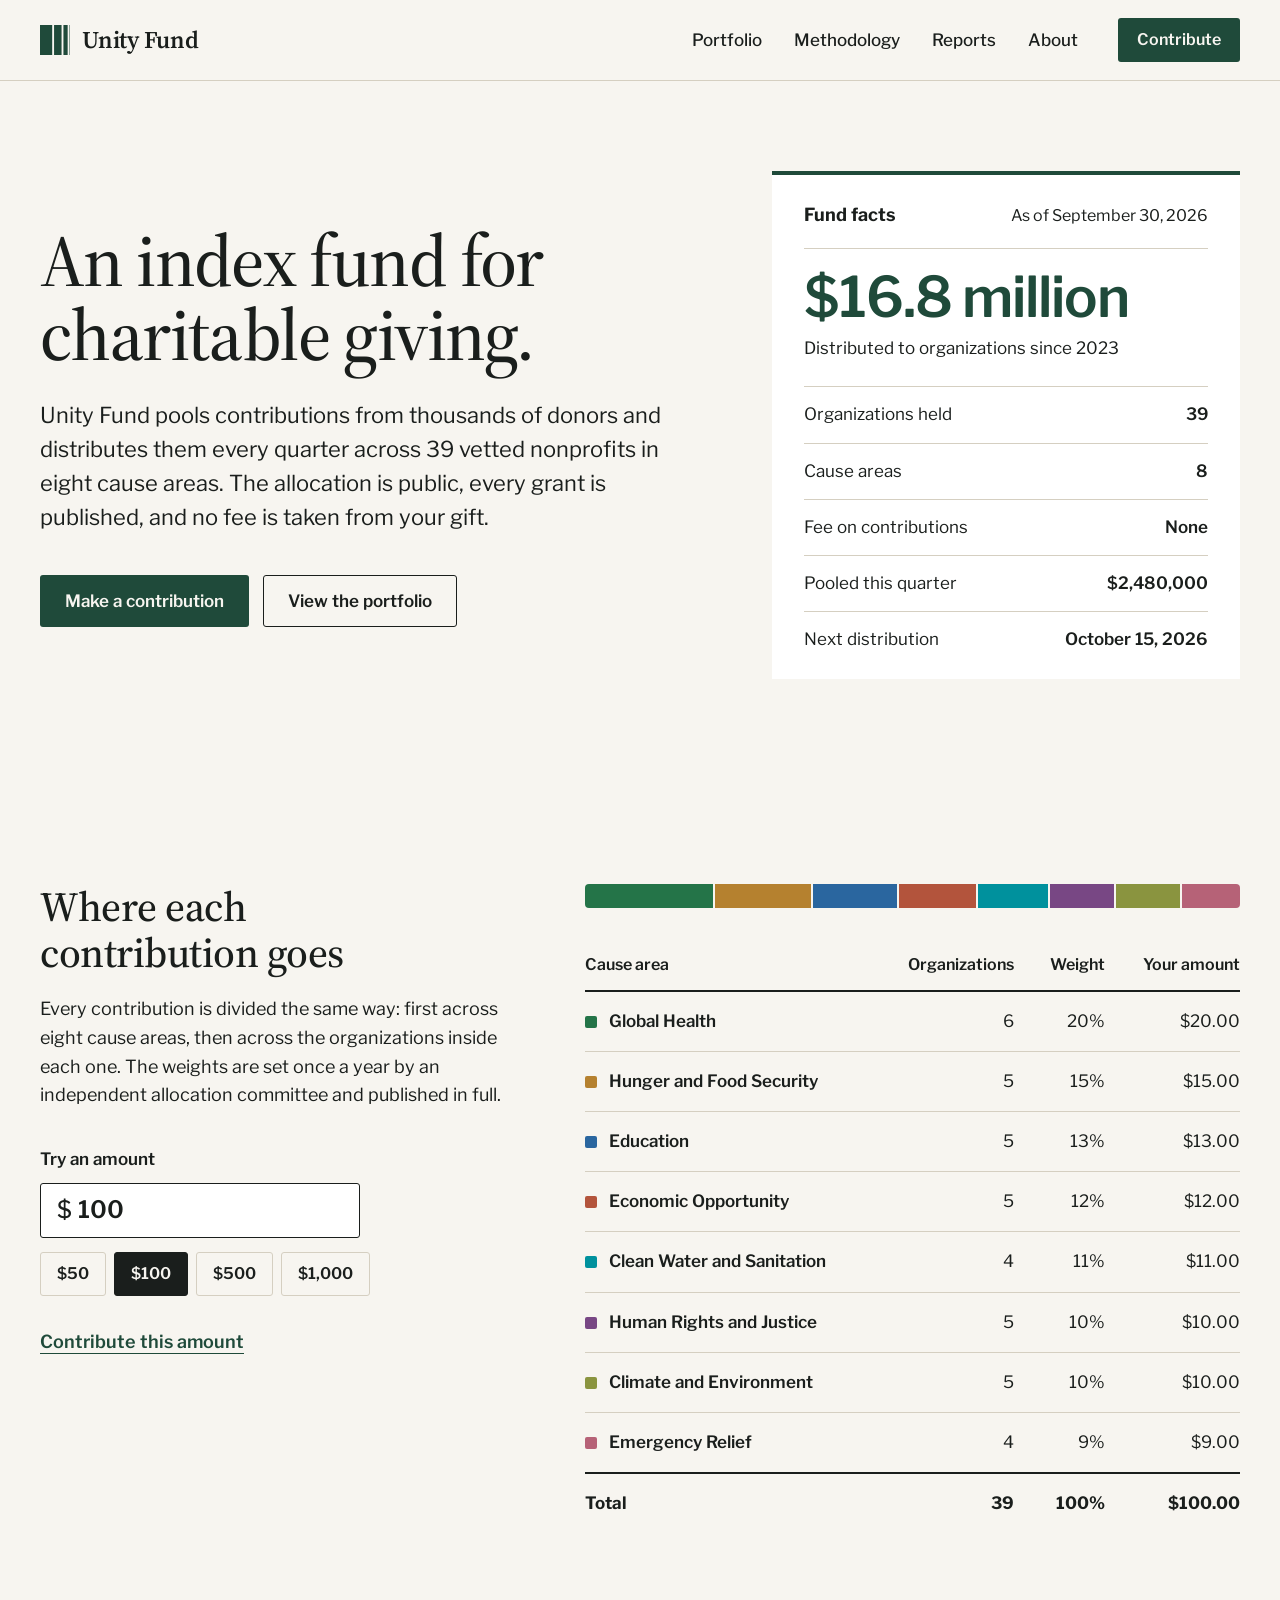
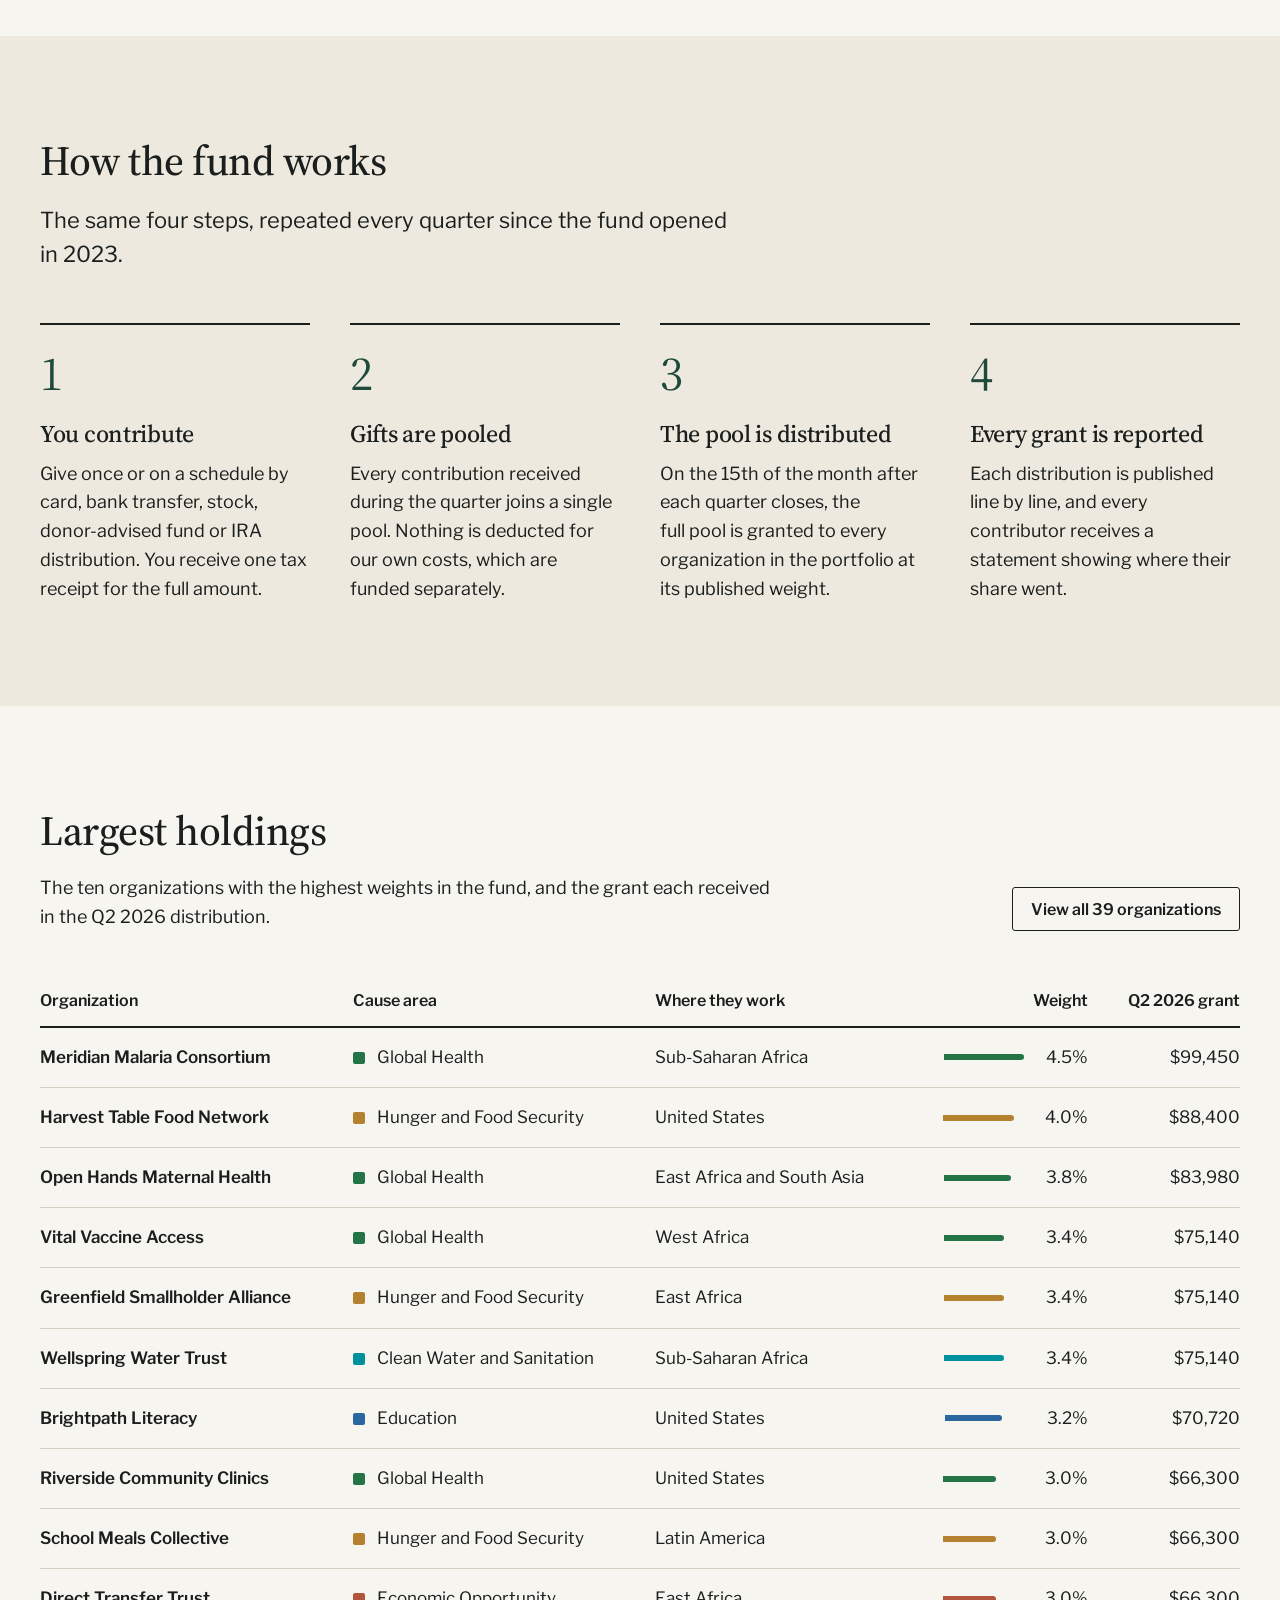
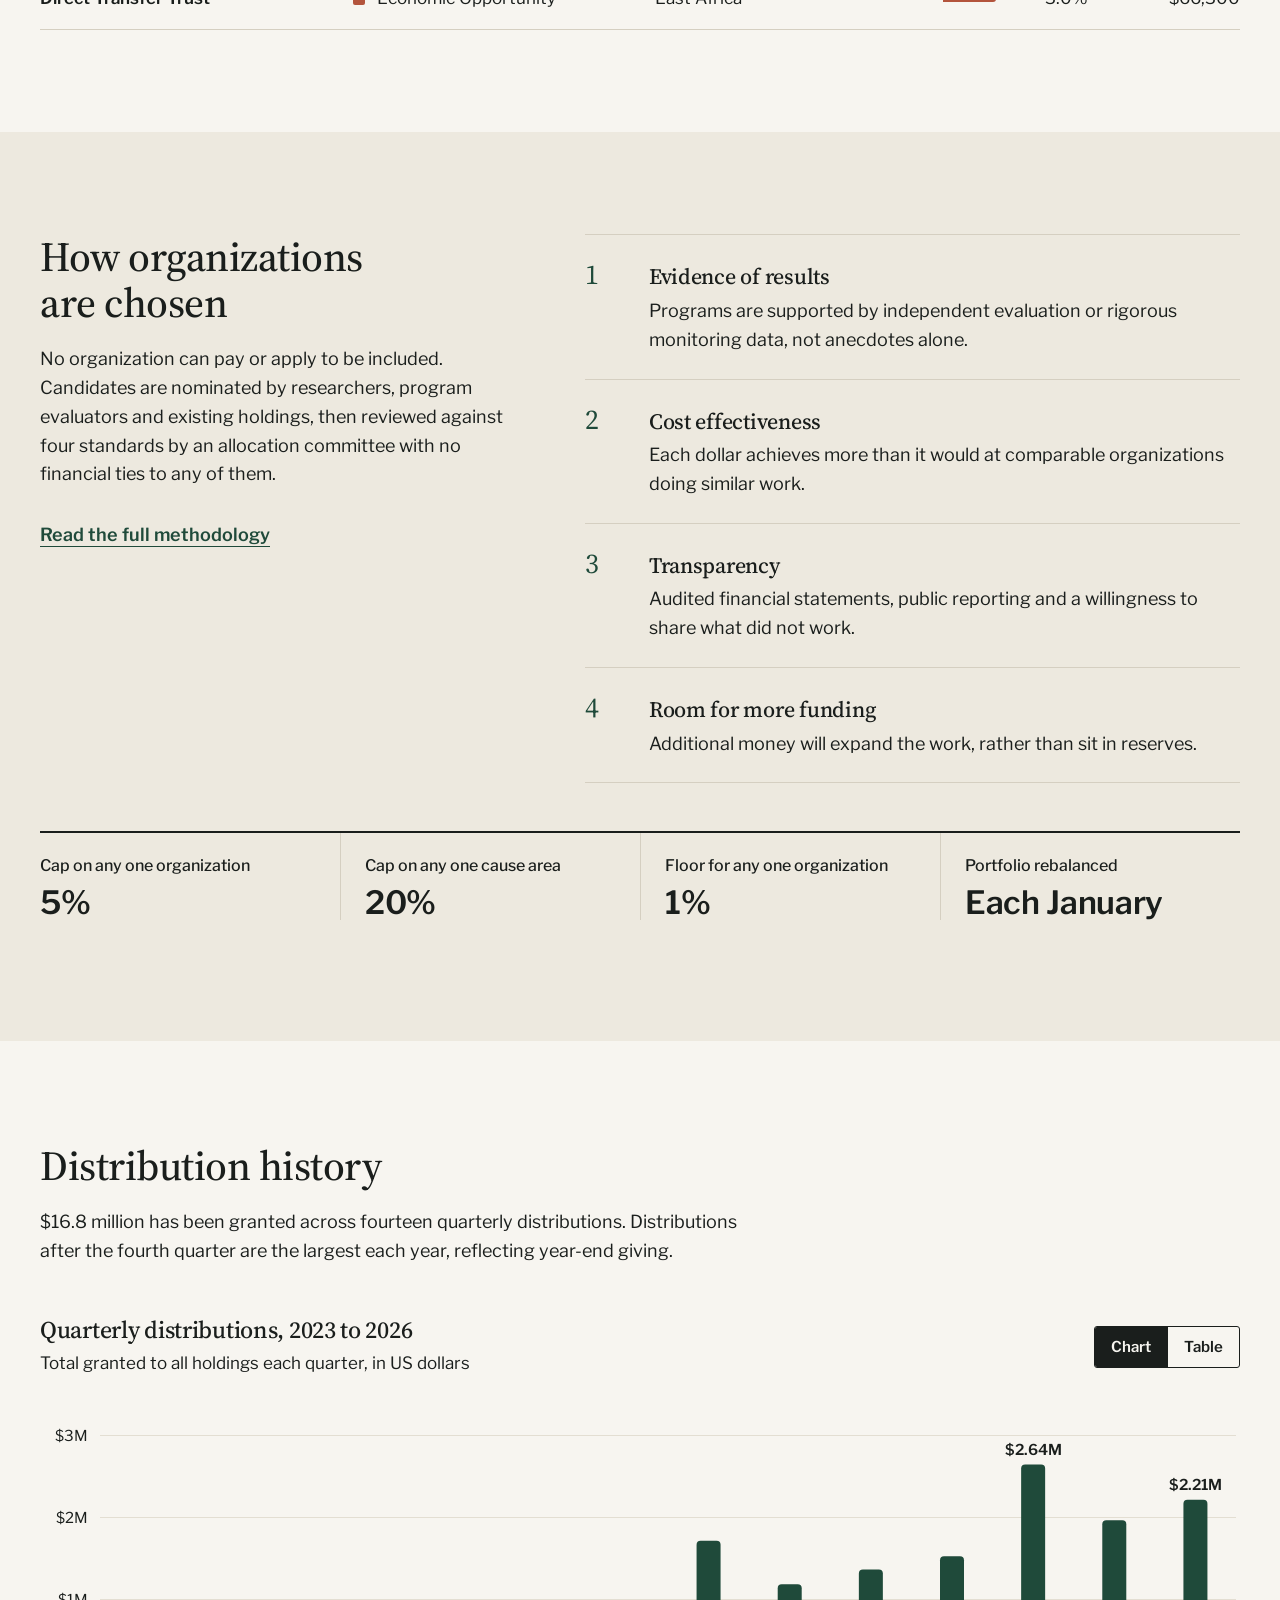
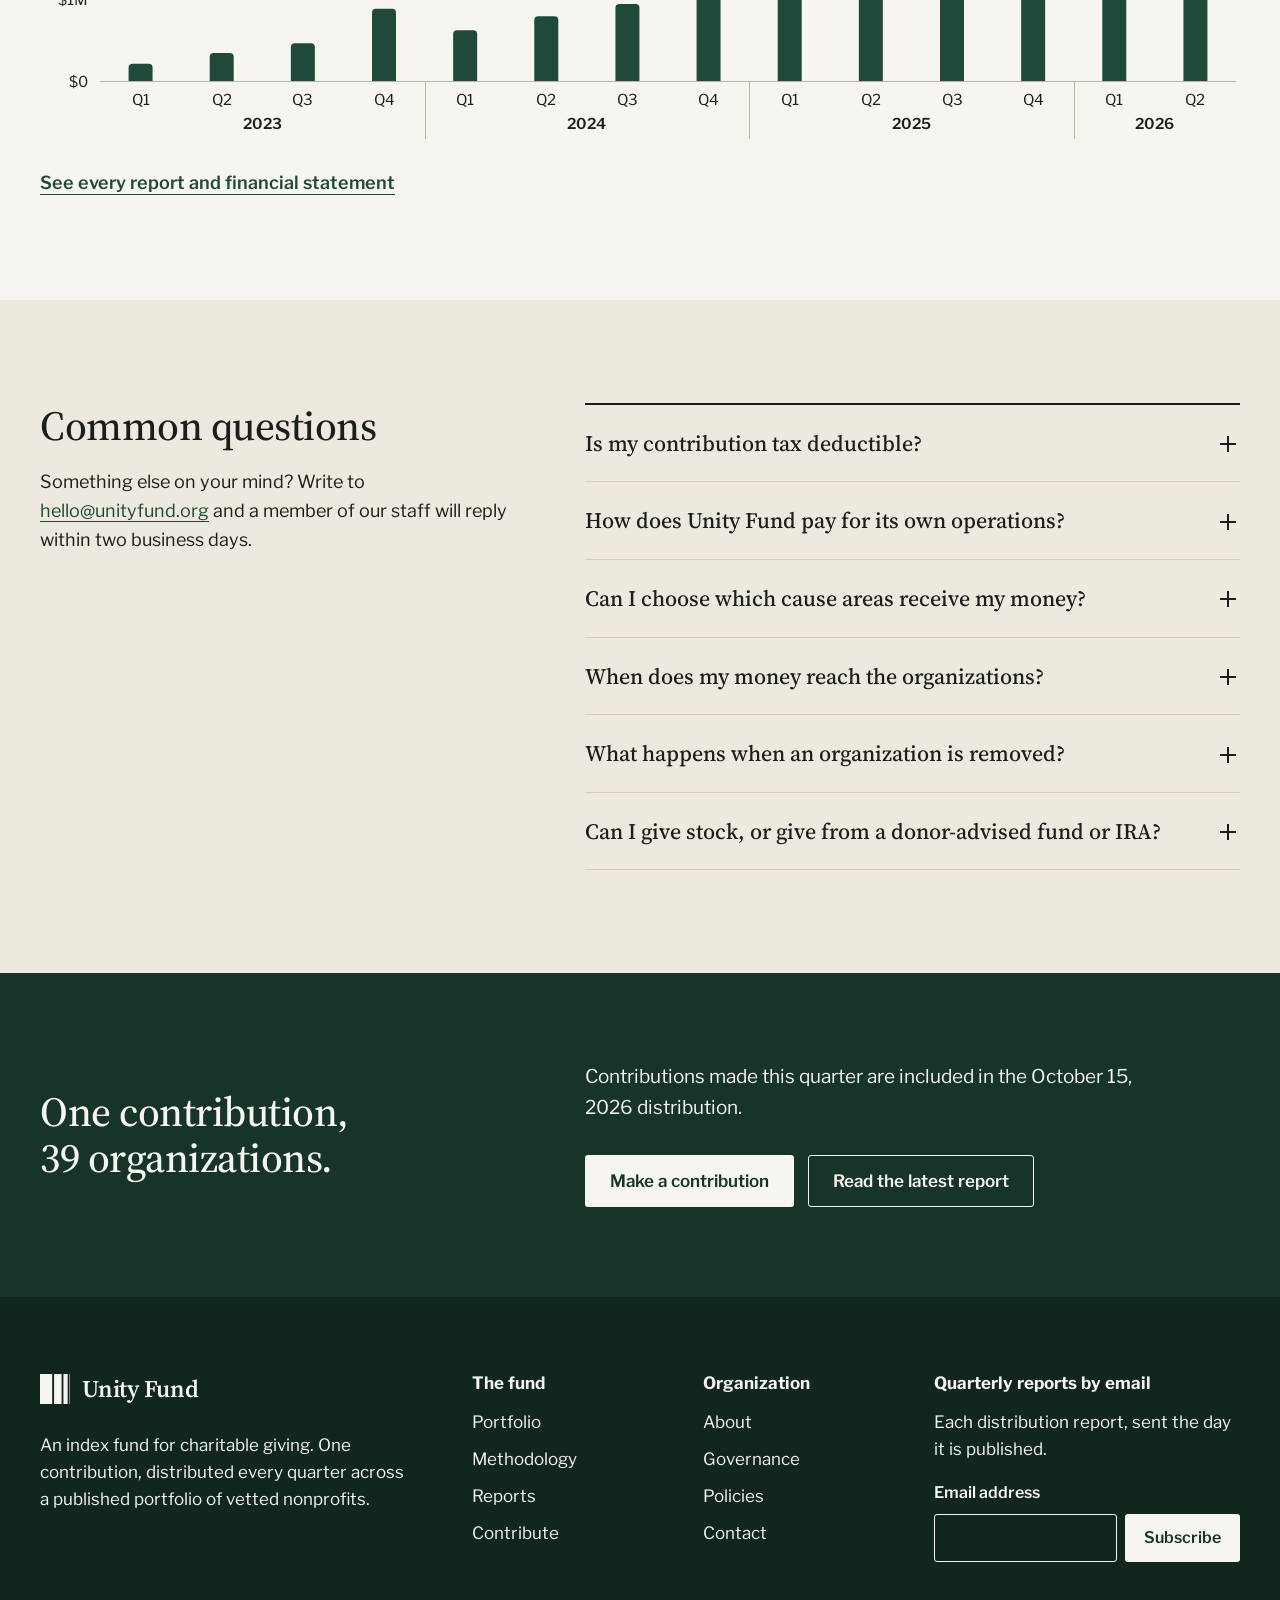
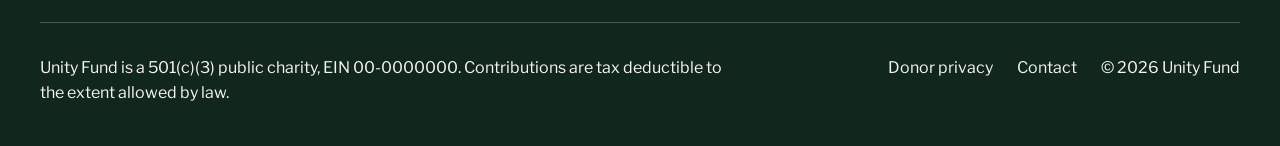
<file: index.html>
<!doctype html>
<html lang="en">
<head>
  <meta charset="utf-8">
  <meta name="viewport" content="width=device-width, initial-scale=1">
  <title>Unity Fund | An index fund for charitable giving</title>
  <meta name="description" content="Unity Fund pools contributions and distributes them every quarter across a published portfolio of vetted nonprofits in eight cause areas. No fee is taken from your gift.">
  <meta name="theme-color" content="#F7F5F0">
  <meta property="og:type" content="website">
  <meta property="og:site_name" content="Unity Fund">
  <meta property="og:title" content="Unity Fund | An index fund for charitable giving">
  <meta property="og:description" content="Unity Fund pools contributions and distributes them every quarter across a published portfolio of vetted nonprofits in eight cause areas. No fee is taken from your gift.">
  <link rel="icon" href="assets/img/favicon.svg" type="image/svg+xml">
  <link rel="preload" href="assets/fonts/libre-franklin-latin.woff2" as="font" type="font/woff2" crossorigin>
  <link rel="preload" href="assets/fonts/source-serif-4-latin.woff2" as="font" type="font/woff2" crossorigin>
  <link rel="stylesheet" href="assets/css/styles.css">
</head>
<body>
  <a class="skip-link" href="#main">Skip to content</a>

  <header class="site-header">
    <div class="container header-inner">
      <a class="brand" href="index.html" aria-current="page">
        <svg class="brand-mark" viewBox="0 0 32 32" aria-hidden="true" focusable="false"><path fill="currentColor" d="M0 0h13v32H0zM15 0h8v32h-8zM25 0h4.5v32H25zM31.5 0H32v32h-.5z"/></svg>
        <span class="brand-name">Unity Fund</span>
      </a>
      <button class="nav-toggle" type="button" aria-expanded="false" aria-controls="site-nav">
        <span class="nav-toggle-bars" aria-hidden="true"></span>
        Menu
      </button>
      <nav id="site-nav" class="site-nav" aria-label="Main">
        <ul>
          <li><a href="portfolio.html">Portfolio</a></li>
          <li><a href="methodology.html">Methodology</a></li>
          <li><a href="reports.html">Reports</a></li>
          <li><a href="about.html">About</a></li>
        </ul>
        <a class="button button-primary button-small" href="contribute.html">Contribute</a>
      </nav>
    </div>
  </header>

  <main id="main">
    <section class="hero">
      <div class="container hero-grid">
        <div>
          <h1 class="display">An index fund for charitable giving.</h1>
          <p class="lead">Unity Fund pools contributions from thousands of donors and distributes them every quarter across <span data-fact="organizations">39</span> vetted nonprofits in eight cause areas. The allocation is public, every grant is published, and no fee is taken from your gift.</p>
          <div class="button-row">
            <a class="button button-primary" href="contribute.html">Make a contribution</a>
            <a class="button button-outline" href="portfolio.html">View the portfolio</a>
          </div>
        </div>

        <aside class="facts" aria-labelledby="facts-title">
          <div class="facts-head">
            <h2 id="facts-title">Fund facts</h2>
            <p>As of <span data-fact="asOf">September 30, 2026</span></p>
          </div>
          <div class="facts-hero">
            <span class="facts-hero-value" data-fact="distributedToDate" data-format="words">$16.8 million</span>
            <span class="facts-hero-label">Distributed to organizations since 2023</span>
          </div>
          <dl>
            <div class="facts-row"><dt>Organizations held</dt><dd data-fact="organizations">39</dd></div>
            <div class="facts-row"><dt>Cause areas</dt><dd data-fact="causeAreas">8</dd></div>
            <div class="facts-row"><dt>Fee on contributions</dt><dd>None</dd></div>
            <div class="facts-row"><dt>Pooled this quarter</dt><dd data-fact="pooledThisQuarter" data-format="usd">$2,480,000</dd></div>
            <div class="facts-row"><dt>Next distribution</dt><dd data-fact="nextDistribution">October 15, 2026</dd></div>
          </dl>
        </aside>
      </div>
    </section>

    <section class="section" id="allocation" aria-labelledby="allocation-title">
      <div class="container split" data-alloc-group>
        <div>
          <h2 class="section-title" id="allocation-title">Where each contribution goes</h2>
          <p>Every contribution is divided the same way: first across eight cause areas, then across the organizations inside each one. The weights are set once a year by an independent allocation committee and published in full.</p>

          <div class="calc" data-calc>
            <label class="calc-label" for="calc-amount">Try an amount</label>
            <div class="money-input">
              <span aria-hidden="true">$</span>
              <input id="calc-amount" type="text" inputmode="decimal" value="100" autocomplete="off">
            </div>
            <div class="presets" role="group" aria-label="Example amounts">
              <button type="button" class="preset" data-value="50" aria-pressed="false">$50</button>
              <button type="button" class="preset" data-value="100" aria-pressed="true">$100</button>
              <button type="button" class="preset" data-value="500" aria-pressed="false">$500</button>
              <button type="button" class="preset" data-value="1000" aria-pressed="false">$1,000</button>
            </div>
          </div>
          <p class="mt-md"><a class="text-link" href="contribute.html?amount=100" data-give-link>Contribute this amount</a></p>
        </div>

        <div>
          <div data-alloc-bar></div>
          <div class="table-wrap mt-md">
            <table class="data-table" data-alloc-table>
              <caption class="visually-hidden">How a contribution is divided by cause area</caption>
              <thead>
                <tr>
                  <th scope="col">Cause area</th>
                  <th scope="col" class="is-num hide-sm">Organizations</th>
                  <th scope="col" class="is-num">Weight</th>
                  <th scope="col" class="is-num">Your amount</th>
                </tr>
              </thead>
              <tbody></tbody>
              <tfoot>
                <tr>
                  <th scope="row">Total</th>
                  <td class="is-num hide-sm" data-fact="organizations">39</td>
                  <td class="is-num">100%</td>
                  <td class="is-num" data-total-amount>$100.00</td>
                </tr>
              </tfoot>
            </table>
          </div>
        </div>
      </div>
    </section>

    <section class="section section-tint" aria-labelledby="how-title">
      <div class="container">
        <div class="section-head">
          <h2 class="section-title" id="how-title">How the fund works</h2>
          <p class="lead">The same four steps, repeated every quarter since the fund opened in 2023.</p>
        </div>
        <ol class="steps">
          <li>
            <h3>You contribute</h3>
            <p>Give once or on a schedule by card, bank transfer, stock, donor-advised fund or IRA distribution. You receive one tax receipt for the full amount.</p>
          </li>
          <li>
            <h3>Gifts are pooled</h3>
            <p>Every contribution received during the quarter joins a single pool. Nothing is deducted for our own costs, which are funded separately.</p>
          </li>
          <li>
            <h3>The pool is distributed</h3>
            <p>On the 15th of the month after each quarter closes, the full pool is granted to every organization in the portfolio at its published weight.</p>
          </li>
          <li>
            <h3>Every grant is reported</h3>
            <p>Each distribution is published line by line, and every contributor receives a statement showing where their share went.</p>
          </li>
        </ol>
      </div>
    </section>

    <section class="section" aria-labelledby="holdings-title">
      <div class="container">
        <div class="section-head-row">
          <div class="section-head">
            <h2 class="section-title" id="holdings-title">Largest holdings</h2>
            <p>The ten organizations with the highest weights in the fund, and the grant each received in the <span data-last-quarter>Q2 2026</span> distribution.</p>
          </div>
          <a class="button button-outline button-small" href="portfolio.html"><span>View all <span data-fact="organizations">39</span> organizations</span></a>
        </div>
        <div class="table-wrap">
          <table class="data-table" data-top-holdings="10">
            <caption class="visually-hidden">Ten largest holdings by weight</caption>
            <thead>
              <tr>
                <th scope="col">Organization</th>
                <th scope="col" class="hide-sm">Cause area</th>
                <th scope="col" class="hide-sm">Where they work</th>
                <th scope="col" class="is-num">Weight</th>
                <th scope="col" class="is-num hide-sm"><span data-last-quarter>Q2 2026</span> grant</th>
              </tr>
            </thead>
            <tbody></tbody>
          </table>
        </div>
      </div>
    </section>

    <section class="section section-tint" aria-labelledby="selection-title">
      <div class="container split">
        <div>
          <h2 class="section-title" id="selection-title">How organizations are chosen</h2>
          <p>No organization can pay or apply to be included. Candidates are nominated by researchers, program evaluators and existing holdings, then reviewed against four standards by an allocation committee with no financial ties to any of them.</p>
          <p class="mt-md"><a class="text-link" href="methodology.html">Read the full methodology</a></p>
        </div>
        <ol class="criteria">
          <li>
            <div>
              <h3>Evidence of results</h3>
              <p>Programs are supported by independent evaluation or rigorous monitoring data, not anecdotes alone.</p>
            </div>
          </li>
          <li>
            <div>
              <h3>Cost effectiveness</h3>
              <p>Each dollar achieves more than it would at comparable organizations doing similar work.</p>
            </div>
          </li>
          <li>
            <div>
              <h3>Transparency</h3>
              <p>Audited financial statements, public reporting and a willingness to share what did not work.</p>
            </div>
          </li>
          <li>
            <div>
              <h3>Room for more funding</h3>
              <p>Additional money will expand the work, rather than sit in reserves.</p>
            </div>
          </li>
        </ol>
      </div>
      <div class="container">
        <dl class="limits">
          <div><dt>Cap on any one organization</dt><dd>5%</dd></div>
          <div><dt>Cap on any one cause area</dt><dd>20%</dd></div>
          <div><dt>Floor for any one organization</dt><dd>1%</dd></div>
          <div><dt>Portfolio rebalanced</dt><dd>Each January</dd></div>
        </dl>
      </div>
    </section>

    <section class="section" aria-labelledby="history-title">
      <div class="container">
        <div class="section-head">
          <h2 class="section-title" id="history-title">Distribution history</h2>
          <p><span data-fact="distributedToDate" data-format="words">$16.8 million</span> has been granted across fourteen quarterly distributions. Distributions after the fourth quarter are the largest each year, reflecting year-end giving.</p>
        </div>

        <div class="chart-block">
          <div class="chart-toolbar">
            <div>
              <h3>Quarterly distributions, 2023 to 2026</h3>
              <p class="chart-summary">Total granted to all holdings each quarter, in US dollars</p>
            </div>
            <div class="toggle-group" role="group" aria-label="Show distributions as" data-chart-toggle>
              <button type="button" data-view="chart" aria-pressed="true">Chart</button>
              <button type="button" data-view="table" aria-pressed="false">Table</button>
            </div>
          </div>
          <div data-view-chart>
            <div class="chart" data-dist-chart></div>
          </div>
          <div data-view-table hidden>
            <div class="table-wrap">
              <table class="data-table" data-dist-table>
                <caption class="visually-hidden">Quarterly distributions</caption>
                <thead>
                  <tr>
                    <th scope="col">Quarter</th>
                    <th scope="col">Paid</th>
                    <th scope="col" class="is-num">Grants</th>
                    <th scope="col" class="is-num">Amount</th>
                  </tr>
                </thead>
                <tbody></tbody>
                <tfoot>
                  <tr><th scope="row">Total</th><td></td><td></td><td class="is-num" data-dist-total></td></tr>
                </tfoot>
              </table>
            </div>
          </div>
        </div>
        <p class="table-foot-link"><a class="text-link" href="reports.html">See every report and financial statement</a></p>
      </div>
    </section>

    <section class="section section-tint" aria-labelledby="faq-title">
      <div class="container split">
        <div>
          <h2 class="section-title" id="faq-title">Common questions</h2>
          <p>Something else on your mind? Write to <a href="mailto:hello@unityfund.org">hello@unityfund.org</a> and a member of our staff will reply within two business days.</p>
        </div>
        <div class="faq">
          <details>
            <summary>Is my contribution tax deductible?</summary>
            <div><p>Yes. Unity Fund is a 501(c)(3) public charity, and contributions are deductible to the extent allowed by law. You receive a single receipt for the full amount, however many organizations it reaches.</p></div>
          </details>
          <details>
            <summary>How does Unity Fund pay for its own operations?</summary>
            <div><p>Our staff, research and systems are paid from a separate operating account, supported by founding donors and foundation grants. Contributions to the fund itself are never used for operating costs.</p></div>
          </details>
          <details>
            <summary>Can I choose which cause areas receive my money?</summary>
            <div><p>No. Every contribution follows the same published allocation, which keeps the fund diversified, simple and inexpensive to run. If you want to support one organization in particular, every holding is listed on the <a href="portfolio.html">portfolio page</a> so you can give to it directly.</p></div>
          </details>
          <details>
            <summary>When does my money reach the organizations?</summary>
            <div><p>Contributions are pooled for the quarter and distributed on the 15th of January, April, July and October. A gift made today is included in the next distribution.</p></div>
          </details>
          <details>
            <summary>What happens when an organization is removed?</summary>
            <div><p>Its share is divided among the remaining holdings in the same cause area until the next rebalance. Every removal, and the reason for it, is published on the portfolio page.</p></div>
          </details>
          <details>
            <summary>Can I give stock, or give from a donor-advised fund or IRA?</summary>
            <div><p>Yes. We accept grants from donor-advised funds, qualified charitable distributions from IRAs, transfers of appreciated stock and bank transfers. Instructions are on the <a href="contribute.html#other-ways">contribution page</a>.</p></div>
          </details>
        </div>
      </div>
    </section>

    <section class="cta-band" aria-labelledby="cta-title">
      <div class="container split">
        <h2 class="section-title" id="cta-title">One contribution, <span data-fact="organizations">39</span> organizations.</h2>
        <div>
          <p>Contributions made this quarter are included in the <span data-fact="nextDistribution">October 15, 2026</span> distribution.</p>
          <div class="button-row mt-md">
            <a class="button button-light" href="contribute.html">Make a contribution</a>
            <a class="button button-outline-light" href="reports.html">Read the latest report</a>
          </div>
        </div>
      </div>
    </section>
  </main>

  <footer class="site-footer">
    <div class="container">
      <div class="footer-top">
        <div class="footer-brand">
          <a class="brand" href="index.html">
            <svg class="brand-mark" viewBox="0 0 32 32" aria-hidden="true" focusable="false"><path fill="currentColor" d="M0 0h13v32H0zM15 0h8v32h-8zM25 0h4.5v32H25zM31.5 0H32v32h-.5z"/></svg>
            <span class="brand-name">Unity Fund</span>
          </a>
          <p>An index fund for charitable giving. One contribution, distributed every quarter across a published portfolio of vetted nonprofits.</p>
        </div>
        <div class="footer-cols">
          <div>
            <h2>The fund</h2>
            <ul>
              <li><a href="portfolio.html">Portfolio</a></li>
              <li><a href="methodology.html">Methodology</a></li>
              <li><a href="reports.html">Reports</a></li>
              <li><a href="contribute.html">Contribute</a></li>
            </ul>
          </div>
          <div>
            <h2>Organization</h2>
            <ul>
              <li><a href="about.html">About</a></li>
              <li><a href="about.html#governance">Governance</a></li>
              <li><a href="about.html#policies">Policies</a></li>
              <li><a href="about.html#contact">Contact</a></li>
            </ul>
          </div>
          <div>
            <h2>Quarterly reports by email</h2>
            <p>Each distribution report, sent the day it is published.</p>
            <form class="signup" data-signup novalidate>
              <label class="signup-label" for="signup-email">Email address</label>
              <div class="signup-row">
                <input id="signup-email" type="email" autocomplete="email">
                <button class="button button-light button-small" type="submit">Subscribe</button>
              </div>
              <p class="signup-status" role="status"></p>
            </form>
          </div>
        </div>
      </div>
      <div class="footer-bottom">
        <p>Unity Fund is a 501(c)(3) public charity, EIN 00-0000000. Contributions are tax deductible to the extent allowed by law.</p>
        <ul class="footer-legal">
          <li><a href="about.html#policies">Donor privacy</a></li>
          <li><a href="about.html#contact">Contact</a></li>
          <li>&copy; 2026 Unity Fund</li>
        </ul>
      </div>
    </div>
  </footer>

  <script src="assets/js/data.js"></script>
  <script src="assets/js/main.js"></script>
</body>
</html>
</file>
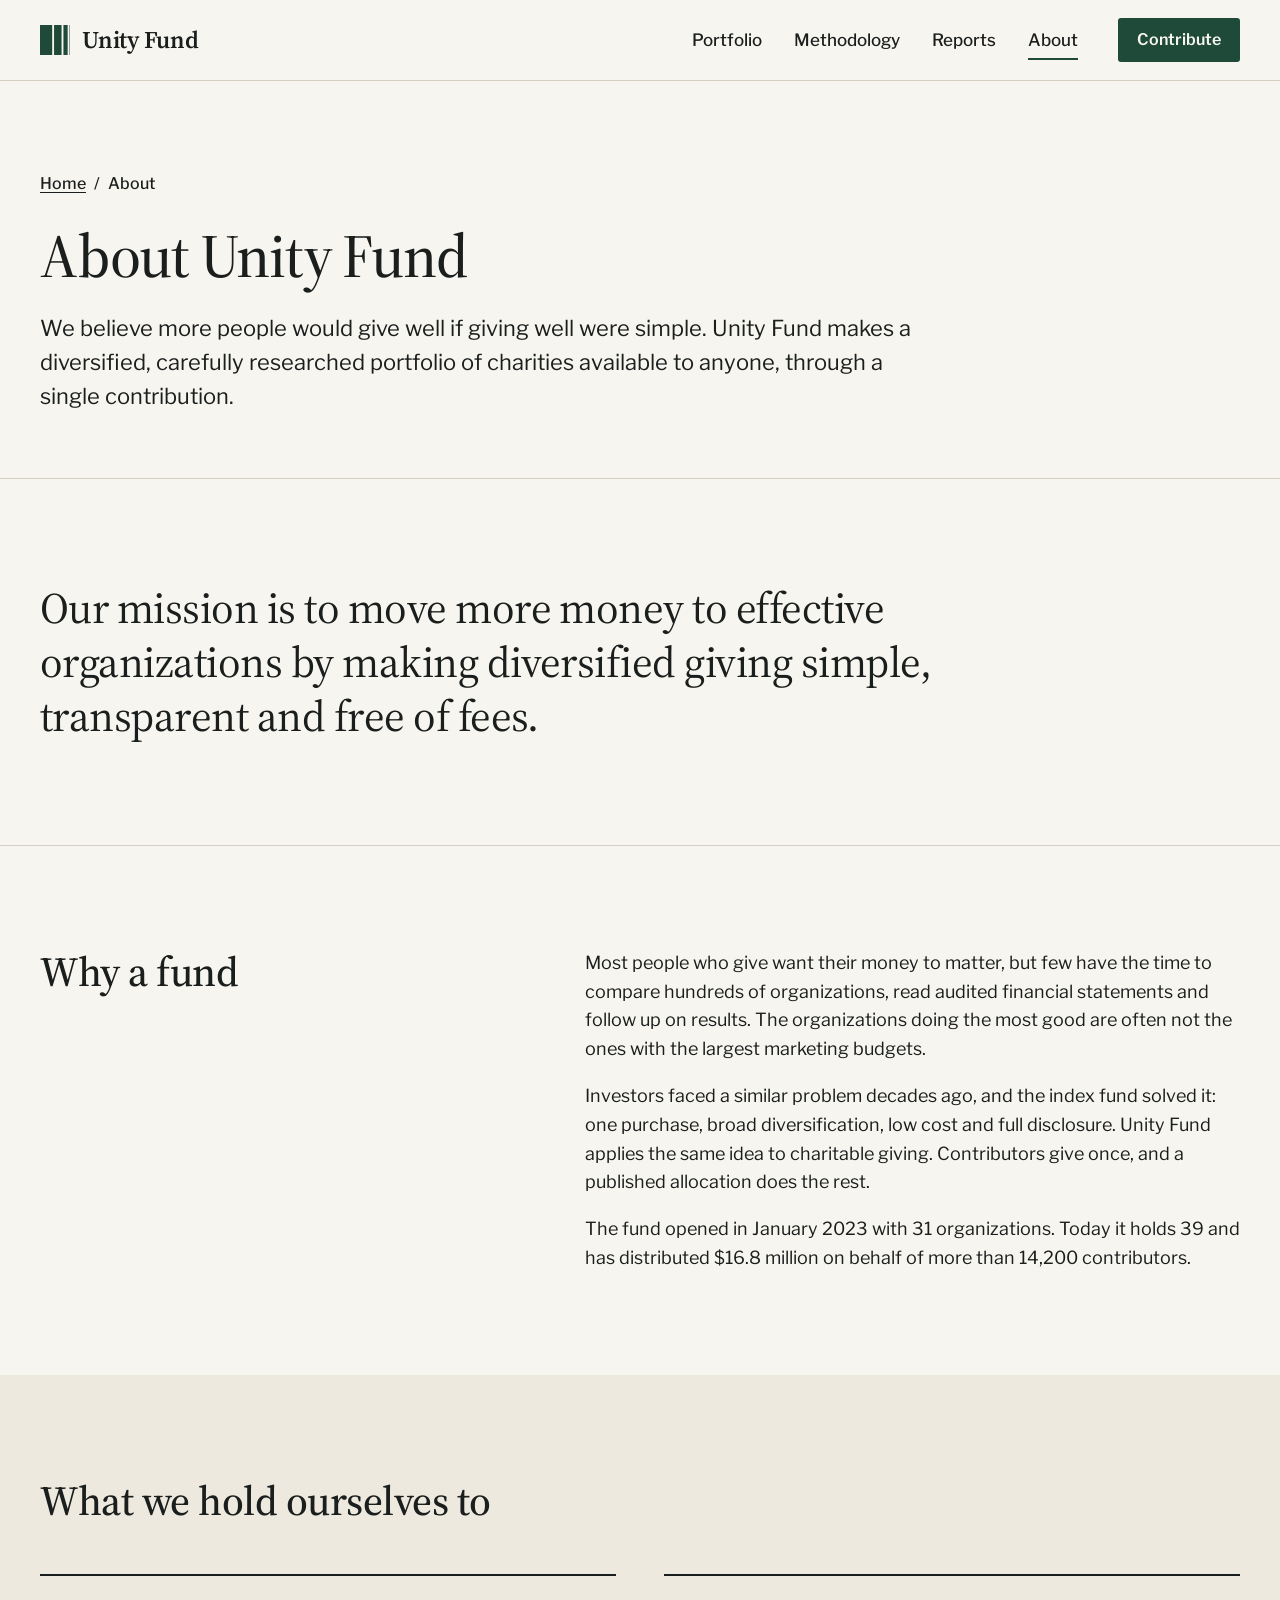
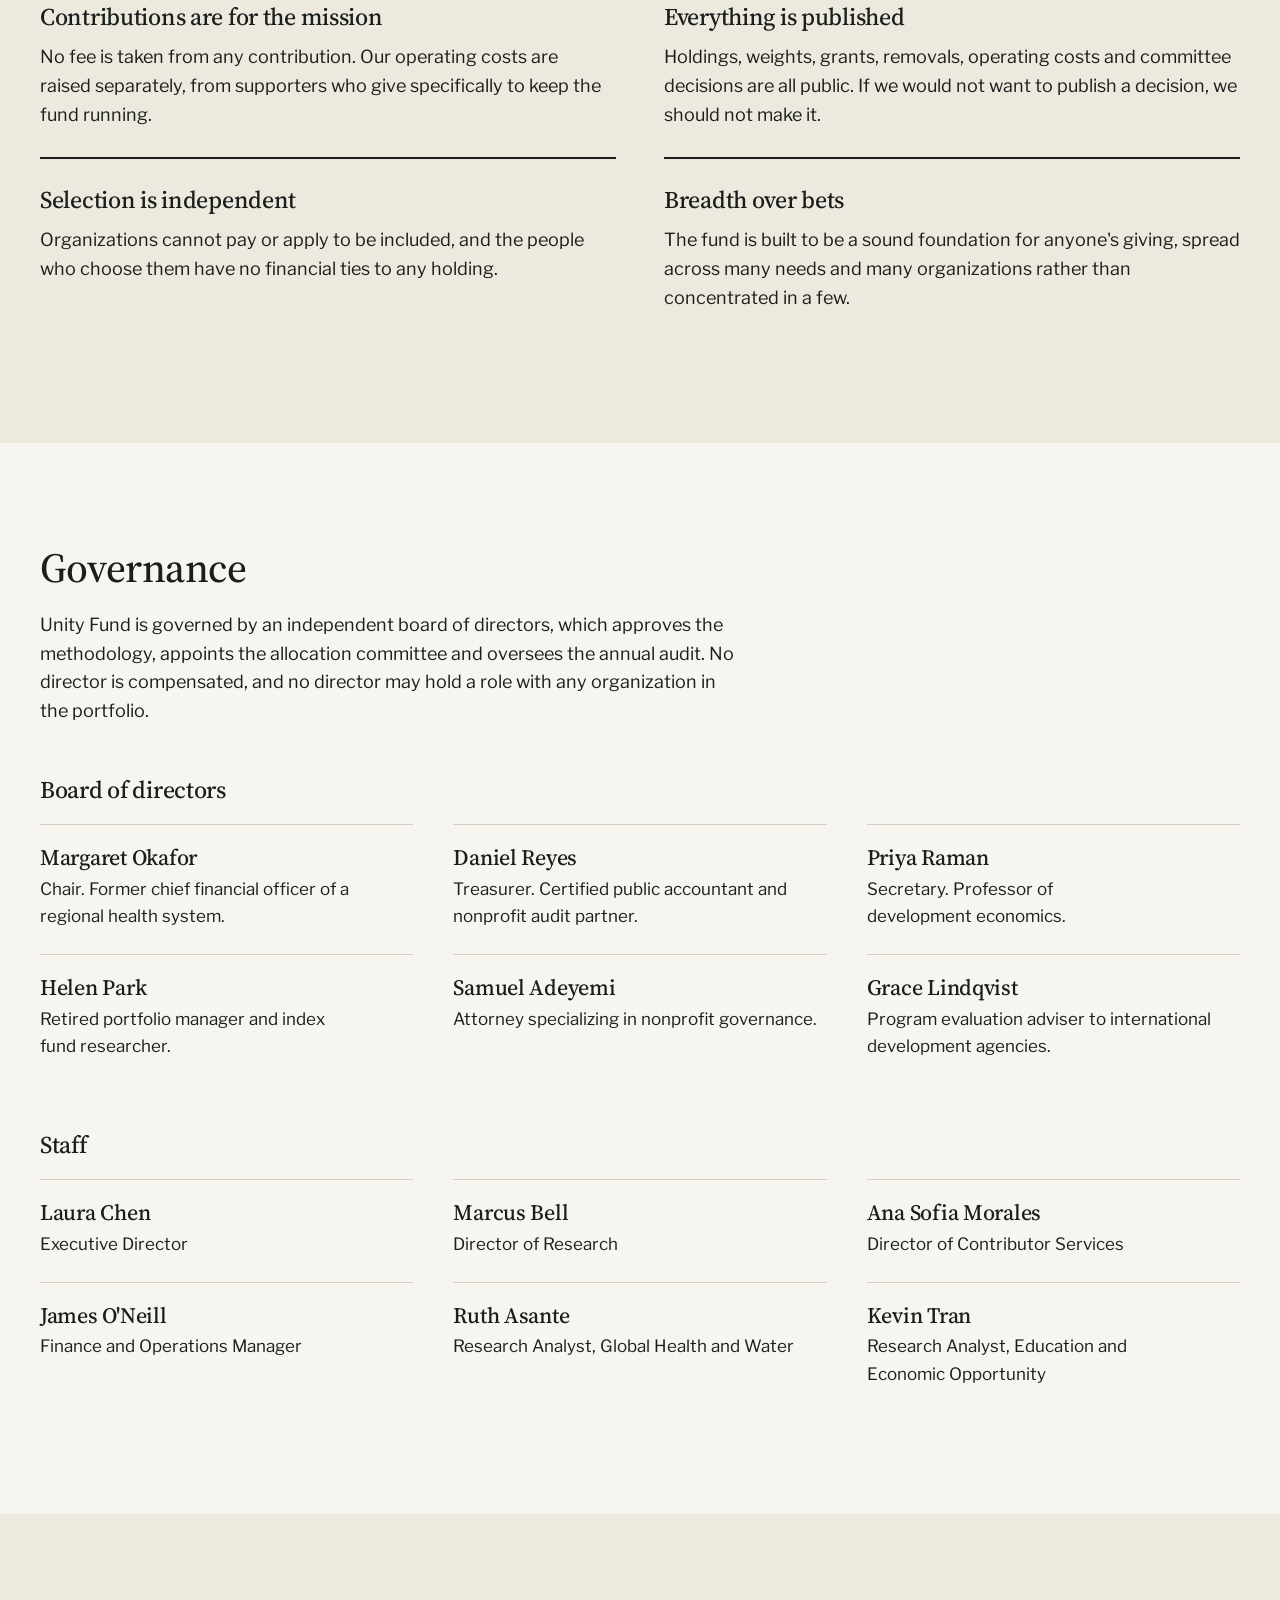
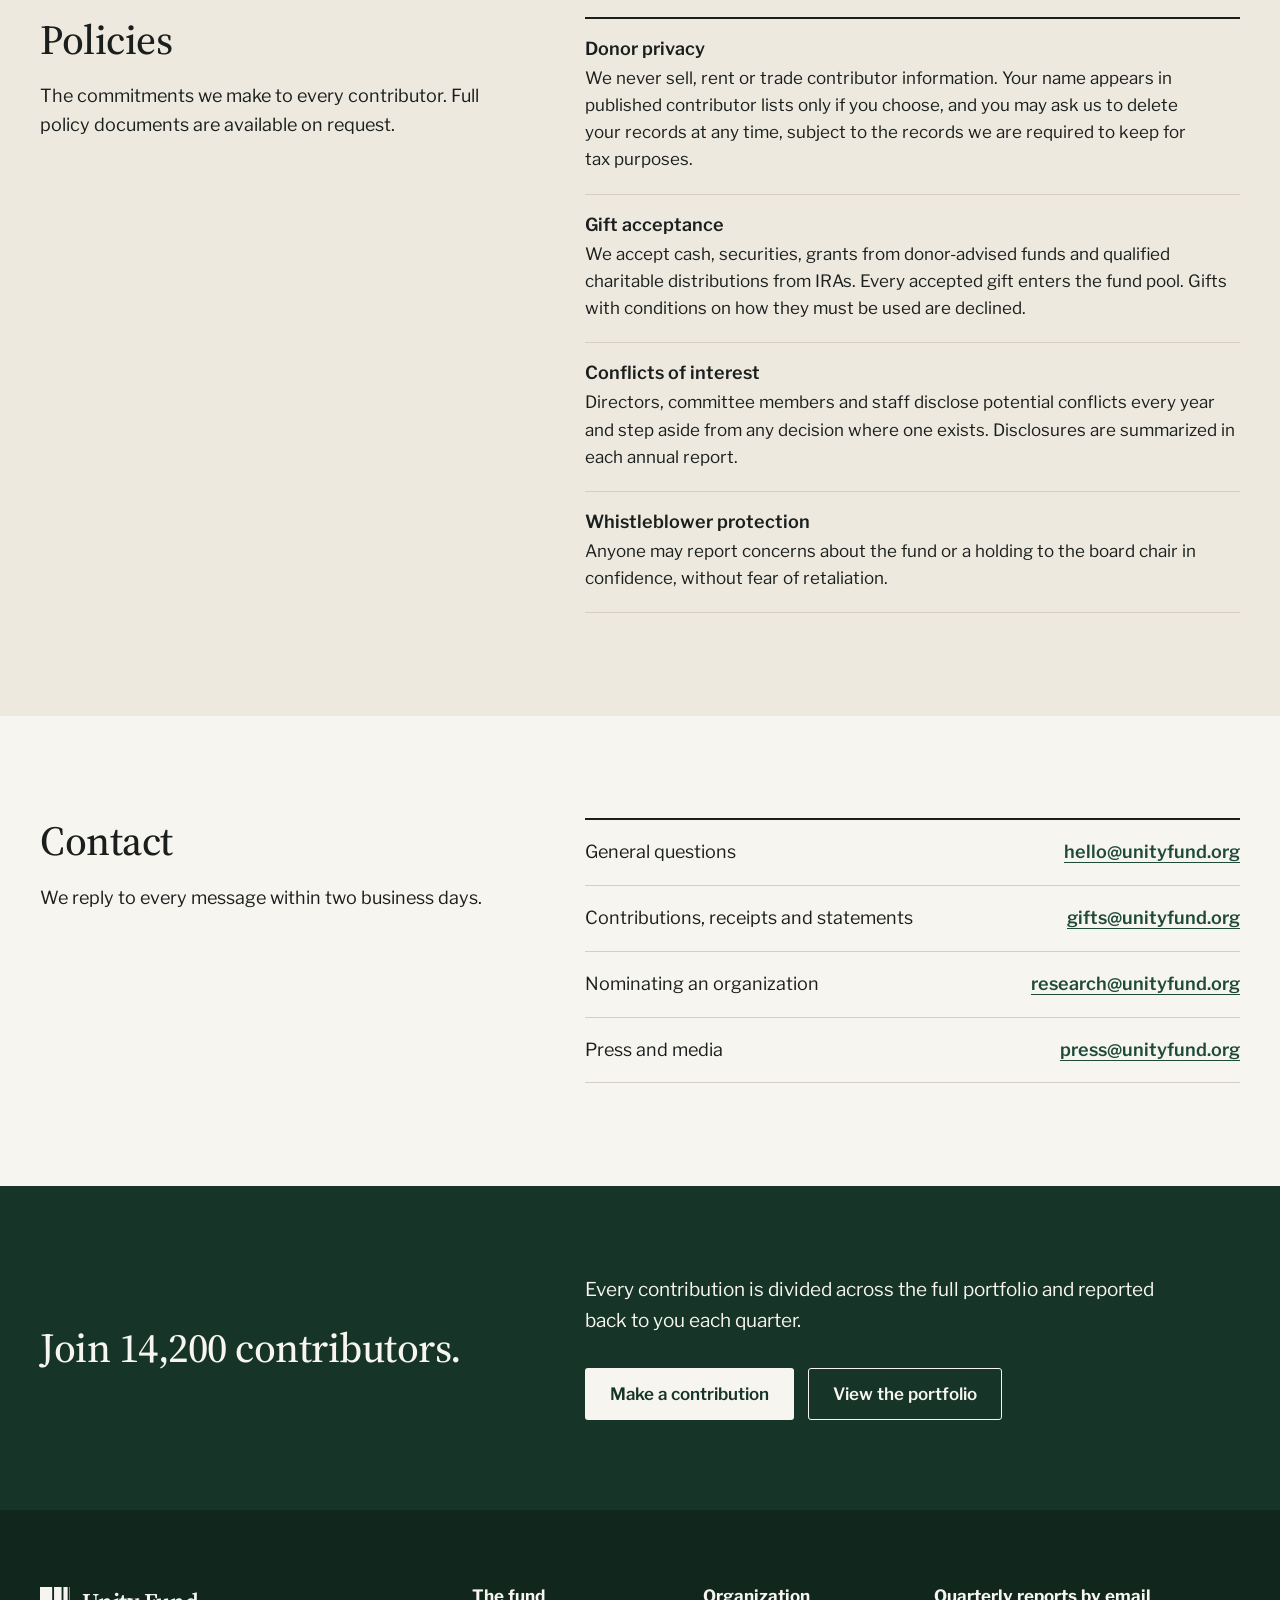
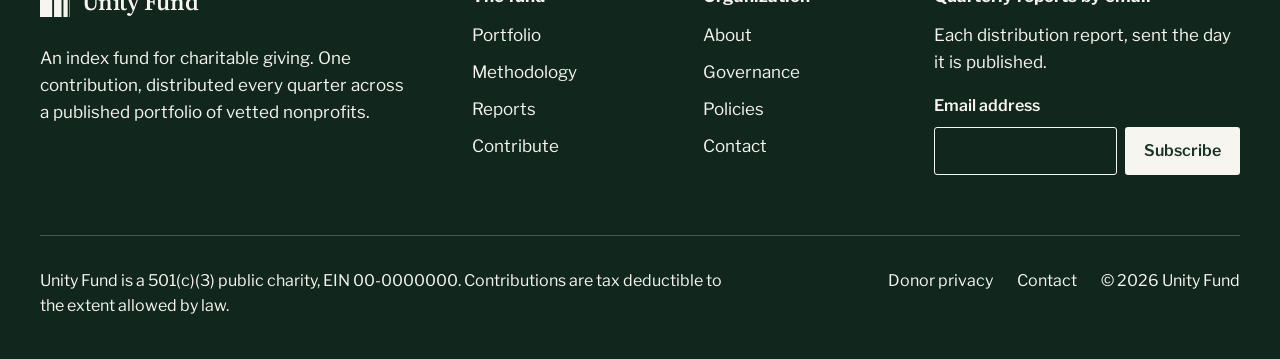
<file: about.html>
<!doctype html>
<html lang="en">
<head>
  <meta charset="utf-8">
  <meta name="viewport" content="width=device-width, initial-scale=1">
  <title>About | Unity Fund</title>
  <meta name="description" content="Unity Fund's mission, principles, board, staff and policies.">
  <meta name="theme-color" content="#F7F5F0">
  <meta property="og:type" content="website">
  <meta property="og:site_name" content="Unity Fund">
  <meta property="og:title" content="About | Unity Fund">
  <meta property="og:description" content="Unity Fund's mission, principles, board, staff and policies.">
  <link rel="icon" href="assets/img/favicon.svg" type="image/svg+xml">
  <link rel="preload" href="assets/fonts/libre-franklin-latin.woff2" as="font" type="font/woff2" crossorigin>
  <link rel="preload" href="assets/fonts/source-serif-4-latin.woff2" as="font" type="font/woff2" crossorigin>
  <link rel="stylesheet" href="assets/css/styles.css">
</head>
<body>
  <a class="skip-link" href="#main">Skip to content</a>

  <header class="site-header">
    <div class="container header-inner">
      <a class="brand" href="index.html">
        <svg class="brand-mark" viewBox="0 0 32 32" aria-hidden="true" focusable="false"><path fill="currentColor" d="M0 0h13v32H0zM15 0h8v32h-8zM25 0h4.5v32H25zM31.5 0H32v32h-.5z"/></svg>
        <span class="brand-name">Unity Fund</span>
      </a>
      <button class="nav-toggle" type="button" aria-expanded="false" aria-controls="site-nav">
        <span class="nav-toggle-bars" aria-hidden="true"></span>
        Menu
      </button>
      <nav id="site-nav" class="site-nav" aria-label="Main">
        <ul>
          <li><a href="portfolio.html">Portfolio</a></li>
          <li><a href="methodology.html">Methodology</a></li>
          <li><a href="reports.html">Reports</a></li>
          <li><a href="about.html" aria-current="page">About</a></li>
        </ul>
        <a class="button button-primary button-small" href="contribute.html">Contribute</a>
      </nav>
    </div>
  </header>

  <main id="main">
    <header class="page-header">
      <div class="container">
        <ol class="breadcrumb">
          <li><a href="index.html">Home</a></li>
          <li aria-current="page">About</li>
        </ol>
        <h1 class="page-title">About Unity Fund</h1>
        <p class="lead">We believe more people would give well if giving well were simple. Unity Fund makes a diversified, carefully researched portfolio of charities available to anyone, through a single contribution.</p>
      </div>
    </header>

    <section class="section" aria-labelledby="mission-title">
      <div class="container">
        <h2 class="visually-hidden" id="mission-title">Mission</h2>
        <p class="mission">Our mission is to move more money to effective organizations by making diversified giving simple, transparent and free of fees.</p>
      </div>
    </section>

    <section class="section" aria-labelledby="story-title">
      <div class="container split">
        <h2 class="section-title" id="story-title">Why a fund</h2>
        <div class="prose">
          <p>Most people who give want their money to matter, but few have the time to compare hundreds of organizations, read audited financial statements and follow up on results. The organizations doing the most good are often not the ones with the largest marketing budgets.</p>
          <p>Investors faced a similar problem decades ago, and the index fund solved it: one purchase, broad diversification, low cost and full disclosure. Unity Fund applies the same idea to charitable giving. Contributors give once, and a published allocation does the rest.</p>
          <p>The fund opened in January 2023 with 31 organizations. Today it holds <span data-fact="organizations">39</span> and has distributed <span data-fact="distributedToDate" data-format="words">$16.8 million</span> on behalf of more than <span data-fact="contributors" data-format="int">14,200</span> contributors.</p>
        </div>
      </div>
    </section>

    <section class="section section-tint" aria-labelledby="principles-title">
      <div class="container">
        <div class="section-head">
          <h2 class="section-title" id="principles-title">What we hold ourselves to</h2>
        </div>
        <ul class="principles">
          <li>
            <h3>Contributions are for the mission</h3>
            <p>No fee is taken from any contribution. Our operating costs are raised separately, from supporters who give specifically to keep the fund running.</p>
          </li>
          <li>
            <h3>Everything is published</h3>
            <p>Holdings, weights, grants, removals, operating costs and committee decisions are all public. If we would not want to publish a decision, we should not make it.</p>
          </li>
          <li>
            <h3>Selection is independent</h3>
            <p>Organizations cannot pay or apply to be included, and the people who choose them have no financial ties to any holding.</p>
          </li>
          <li>
            <h3>Breadth over bets</h3>
            <p>The fund is built to be a sound foundation for anyone's giving, spread across many needs and many organizations rather than concentrated in a few.</p>
          </li>
        </ul>
      </div>
    </section>

    <section class="section" id="governance" aria-labelledby="governance-title">
      <div class="container">
        <div class="section-head">
          <h2 class="section-title" id="governance-title">Governance</h2>
          <p>Unity Fund is governed by an independent board of directors, which approves the methodology, appoints the allocation committee and oversees the annual audit. No director is compensated, and no director may hold a role with any organization in the portfolio.</p>
        </div>

        <h3 class="change-heading">Board of directors</h3>
        <ul class="people">
          <li><h3>Margaret Okafor</h3><p>Chair. Former chief financial officer of a regional health system.</p></li>
          <li><h3>Daniel Reyes</h3><p>Treasurer. Certified public accountant and nonprofit audit partner.</p></li>
          <li><h3>Priya Raman</h3><p>Secretary. Professor of development economics.</p></li>
          <li><h3>Helen Park</h3><p>Retired portfolio manager and index fund researcher.</p></li>
          <li><h3>Samuel Adeyemi</h3><p>Attorney specializing in nonprofit governance.</p></li>
          <li><h3>Grace Lindqvist</h3><p>Program evaluation adviser to international development agencies.</p></li>
        </ul>

        <h3 class="change-heading mt-lg">Staff</h3>
        <ul class="people">
          <li><h3>Laura Chen</h3><p>Executive Director</p></li>
          <li><h3>Marcus Bell</h3><p>Director of Research</p></li>
          <li><h3>Ana Sofia Morales</h3><p>Director of Contributor Services</p></li>
          <li><h3>James O'Neill</h3><p>Finance and Operations Manager</p></li>
          <li><h3>Ruth Asante</h3><p>Research Analyst, Global Health and Water</p></li>
          <li><h3>Kevin Tran</h3><p>Research Analyst, Education and Economic Opportunity</p></li>
        </ul>
      </div>
    </section>

    <section class="section section-tint" id="policies" aria-labelledby="policies-title">
      <div class="container split">
        <div>
          <h2 class="section-title" id="policies-title">Policies</h2>
          <p>The commitments we make to every contributor. Full policy documents are available on request.</p>
        </div>
        <ul class="change-list plain">
          <li>
            <h4>Donor privacy</h4>
            <p>We never sell, rent or trade contributor information. Your name appears in published contributor lists only if you choose, and you may ask us to delete your records at any time, subject to the records we are required to keep for tax purposes.</p>
          </li>
          <li>
            <h4>Gift acceptance</h4>
            <p>We accept cash, securities, grants from donor-advised funds and qualified charitable distributions from IRAs. Every accepted gift enters the fund pool. Gifts with conditions on how they must be used are declined.</p>
          </li>
          <li>
            <h4>Conflicts of interest</h4>
            <p>Directors, committee members and staff disclose potential conflicts every year and step aside from any decision where one exists. Disclosures are summarized in each annual report.</p>
          </li>
          <li>
            <h4>Whistleblower protection</h4>
            <p>Anyone may report concerns about the fund or a holding to the board chair in confidence, without fear of retaliation.</p>
          </li>
        </ul>
      </div>
    </section>

    <section class="section" id="contact" aria-labelledby="contact-title">
      <div class="container split">
        <div>
          <h2 class="section-title" id="contact-title">Contact</h2>
          <p>We reply to every message within two business days.</p>
        </div>
        <ul class="contact-list">
          <li><span>General questions</span><a href="mailto:hello@unityfund.org">hello@unityfund.org</a></li>
          <li><span>Contributions, receipts and statements</span><a href="mailto:gifts@unityfund.org">gifts@unityfund.org</a></li>
          <li><span>Nominating an organization</span><a href="mailto:research@unityfund.org">research@unityfund.org</a></li>
          <li><span>Press and media</span><a href="mailto:press@unityfund.org">press@unityfund.org</a></li>
        </ul>
      </div>
    </section>

    <section class="cta-band" aria-labelledby="cta-title">
      <div class="container split">
        <h2 class="section-title" id="cta-title">Join <span data-fact="contributors" data-format="int">14,200</span> contributors.</h2>
        <div>
          <p>Every contribution is divided across the full portfolio and reported back to you each quarter.</p>
          <div class="button-row mt-md">
            <a class="button button-light" href="contribute.html">Make a contribution</a>
            <a class="button button-outline-light" href="portfolio.html">View the portfolio</a>
          </div>
        </div>
      </div>
    </section>
  </main>

  <footer class="site-footer">
    <div class="container">
      <div class="footer-top">
        <div class="footer-brand">
          <a class="brand" href="index.html">
            <svg class="brand-mark" viewBox="0 0 32 32" aria-hidden="true" focusable="false"><path fill="currentColor" d="M0 0h13v32H0zM15 0h8v32h-8zM25 0h4.5v32H25zM31.5 0H32v32h-.5z"/></svg>
            <span class="brand-name">Unity Fund</span>
          </a>
          <p>An index fund for charitable giving. One contribution, distributed every quarter across a published portfolio of vetted nonprofits.</p>
        </div>
        <div class="footer-cols">
          <div>
            <h2>The fund</h2>
            <ul>
              <li><a href="portfolio.html">Portfolio</a></li>
              <li><a href="methodology.html">Methodology</a></li>
              <li><a href="reports.html">Reports</a></li>
              <li><a href="contribute.html">Contribute</a></li>
            </ul>
          </div>
          <div>
            <h2>Organization</h2>
            <ul>
              <li><a href="about.html">About</a></li>
              <li><a href="about.html#governance">Governance</a></li>
              <li><a href="about.html#policies">Policies</a></li>
              <li><a href="about.html#contact">Contact</a></li>
            </ul>
          </div>
          <div>
            <h2>Quarterly reports by email</h2>
            <p>Each distribution report, sent the day it is published.</p>
            <form class="signup" data-signup novalidate>
              <label class="signup-label" for="signup-email">Email address</label>
              <div class="signup-row">
                <input id="signup-email" type="email" autocomplete="email">
                <button class="button button-light button-small" type="submit">Subscribe</button>
              </div>
              <p class="signup-status" role="status"></p>
            </form>
          </div>
        </div>
      </div>
      <div class="footer-bottom">
        <p>Unity Fund is a 501(c)(3) public charity, EIN 00-0000000. Contributions are tax deductible to the extent allowed by law.</p>
        <ul class="footer-legal">
          <li><a href="about.html#policies">Donor privacy</a></li>
          <li><a href="about.html#contact">Contact</a></li>
          <li>&copy; 2026 Unity Fund</li>
        </ul>
      </div>
    </div>
  </footer>

  <script src="assets/js/data.js"></script>
  <script src="assets/js/main.js"></script>
</body>
</html>
</file>
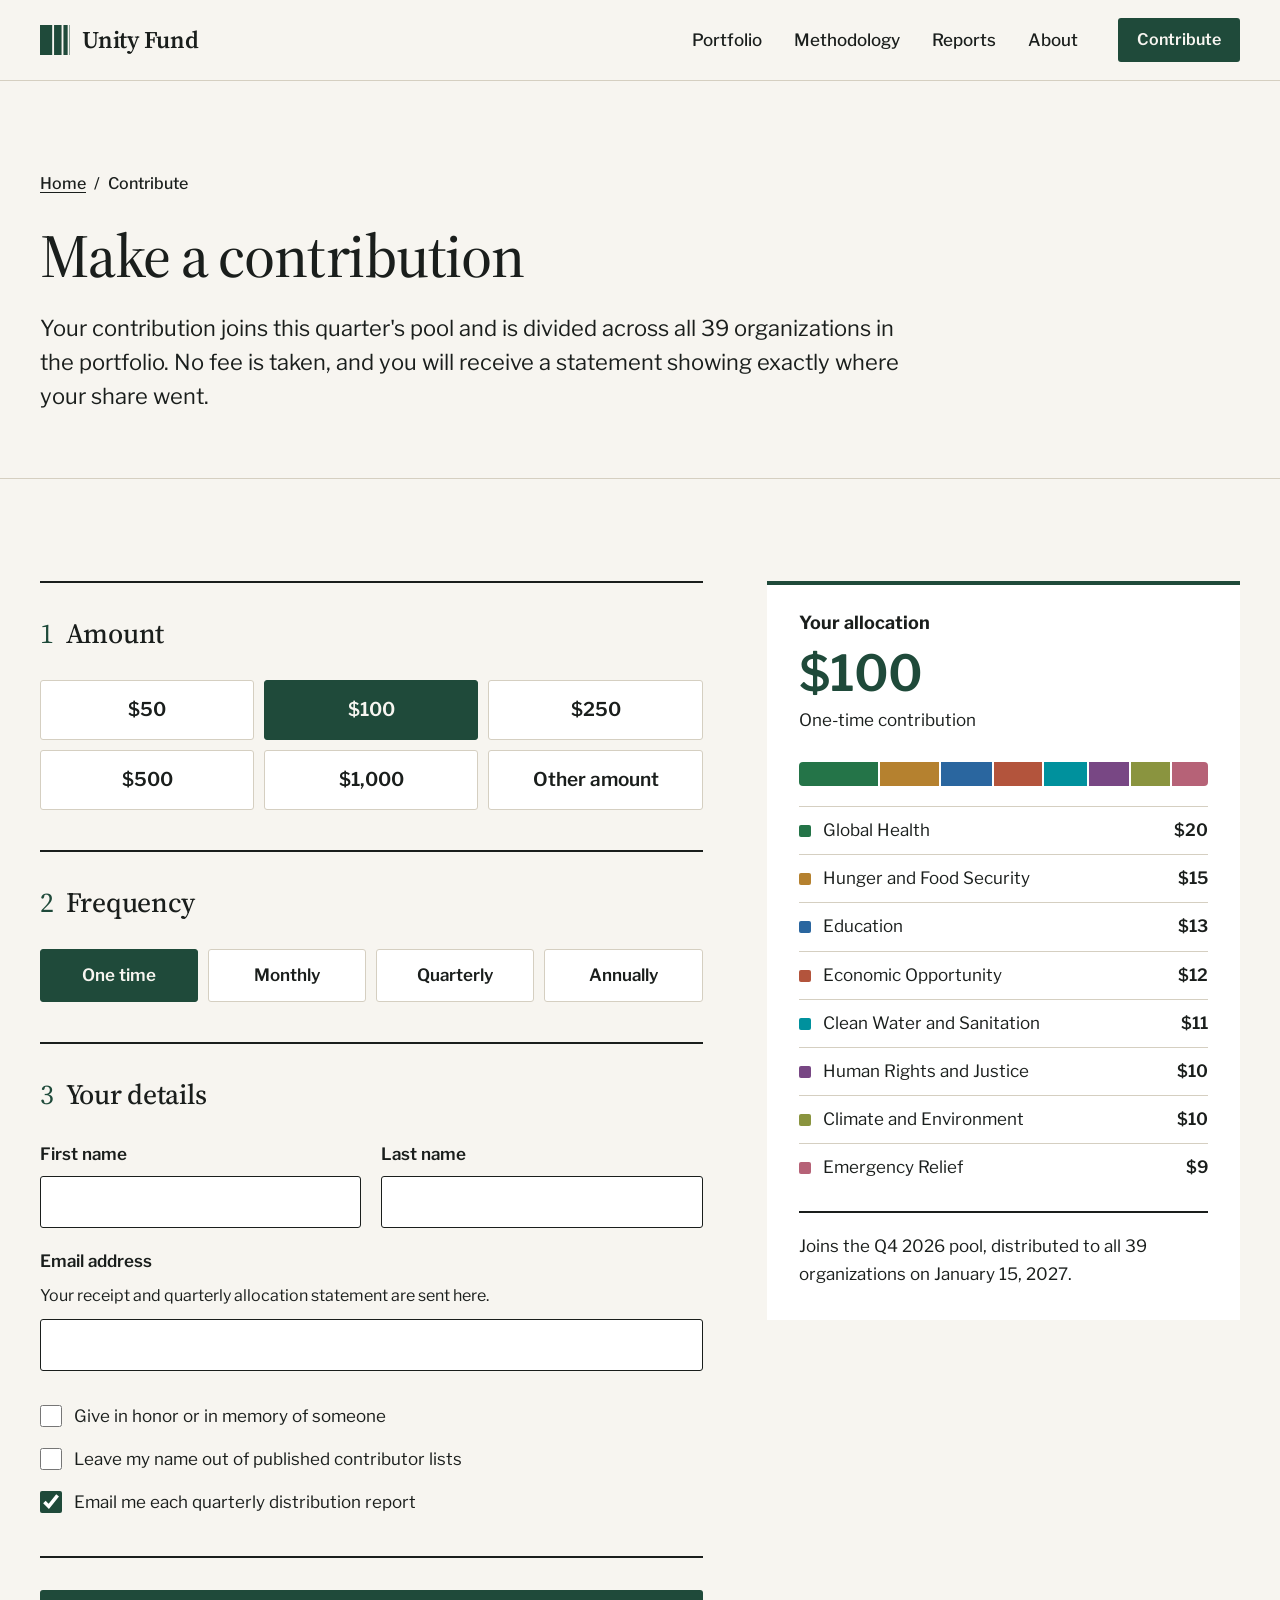
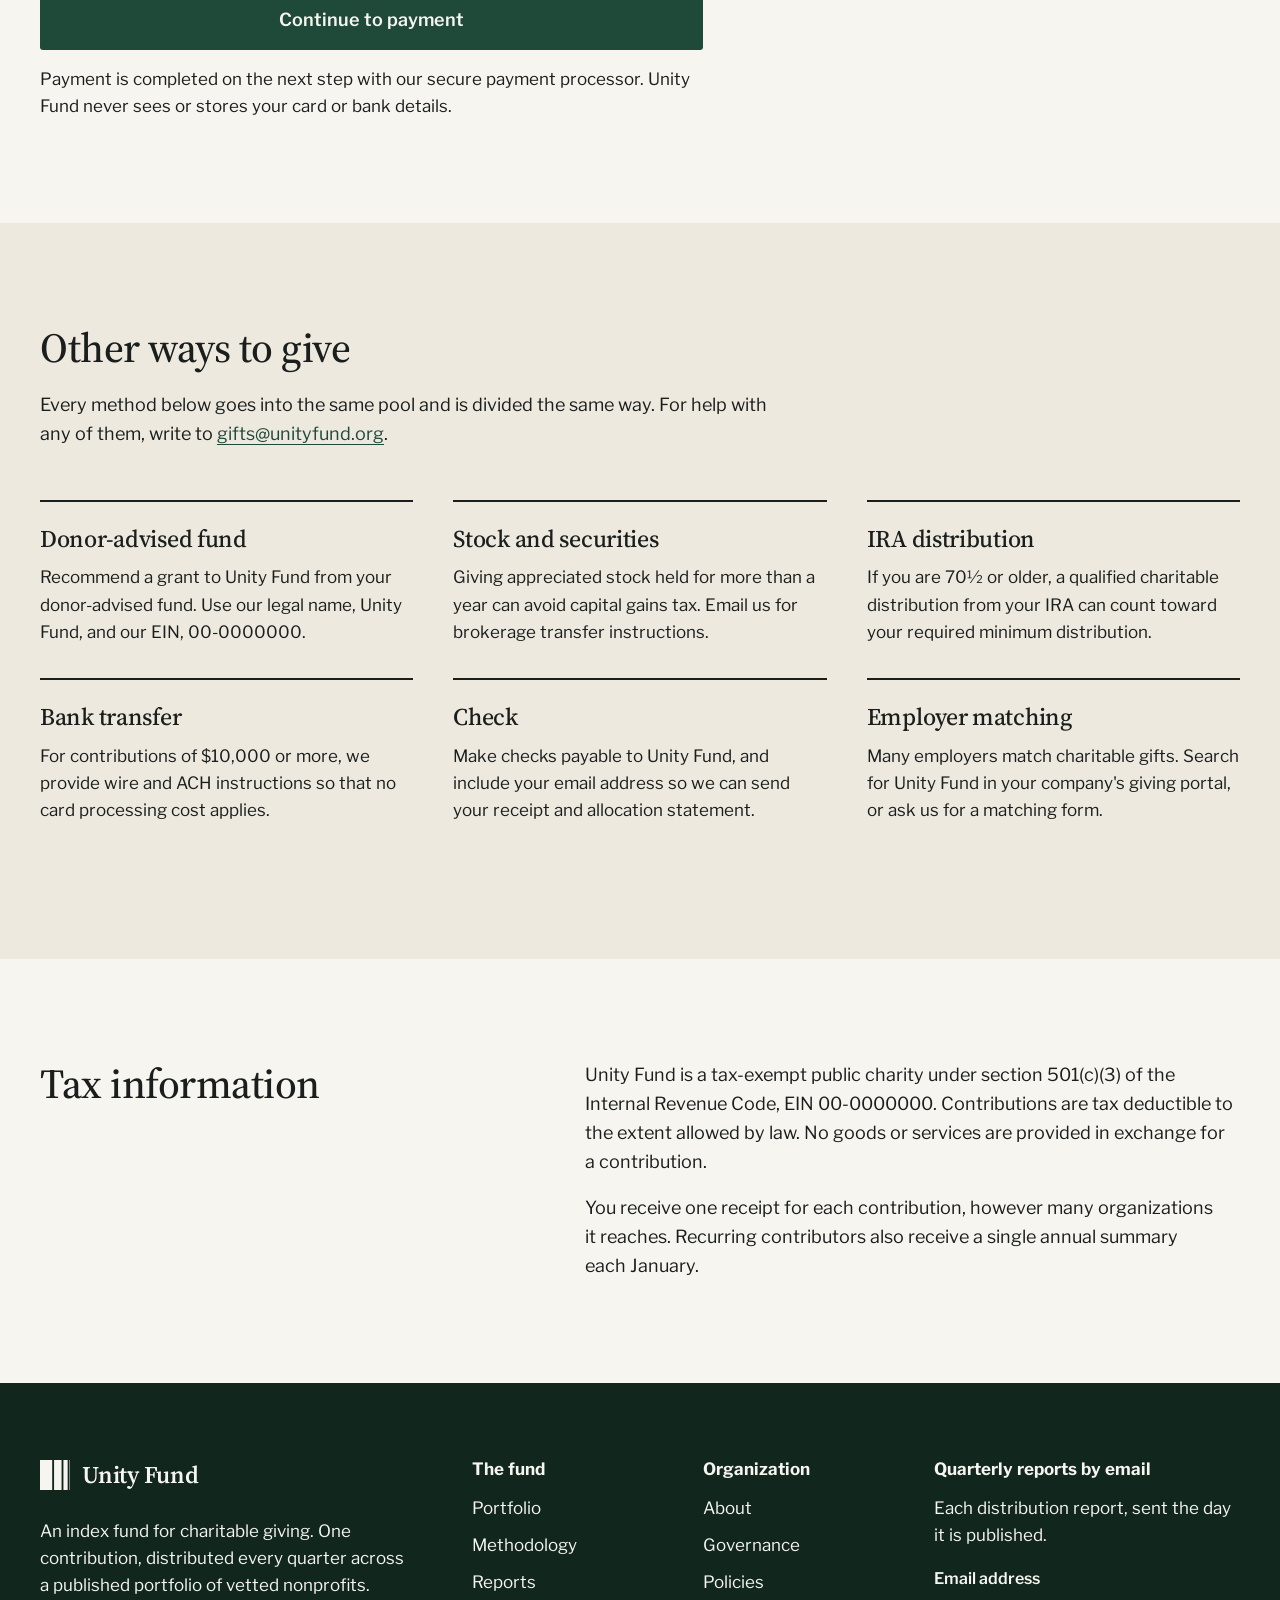
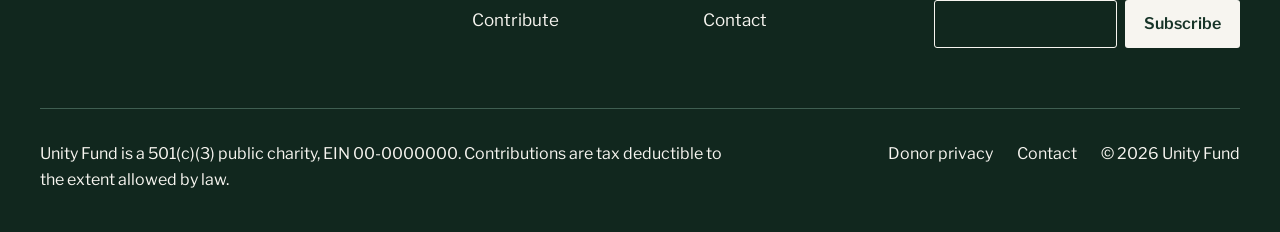
<file: contribute.html>
<!doctype html>
<html lang="en">
<head>
  <meta charset="utf-8">
  <meta name="viewport" content="width=device-width, initial-scale=1">
  <title>Make a contribution | Unity Fund</title>
  <meta name="description" content="Give once or on a schedule. Your contribution is divided across every organization in the Unity Fund portfolio, with no fee taken.">
  <meta name="theme-color" content="#F7F5F0">
  <meta property="og:type" content="website">
  <meta property="og:site_name" content="Unity Fund">
  <meta property="og:title" content="Make a contribution | Unity Fund">
  <meta property="og:description" content="Give once or on a schedule. Your contribution is divided across every organization in the Unity Fund portfolio, with no fee taken.">
  <link rel="icon" href="assets/img/favicon.svg" type="image/svg+xml">
  <link rel="preload" href="assets/fonts/libre-franklin-latin.woff2" as="font" type="font/woff2" crossorigin>
  <link rel="preload" href="assets/fonts/source-serif-4-latin.woff2" as="font" type="font/woff2" crossorigin>
  <link rel="stylesheet" href="assets/css/styles.css">
</head>
<body>
  <a class="skip-link" href="#main">Skip to content</a>

  <header class="site-header">
    <div class="container header-inner">
      <a class="brand" href="index.html">
        <svg class="brand-mark" viewBox="0 0 32 32" aria-hidden="true" focusable="false"><path fill="currentColor" d="M0 0h13v32H0zM15 0h8v32h-8zM25 0h4.5v32H25zM31.5 0H32v32h-.5z"/></svg>
        <span class="brand-name">Unity Fund</span>
      </a>
      <button class="nav-toggle" type="button" aria-expanded="false" aria-controls="site-nav">
        <span class="nav-toggle-bars" aria-hidden="true"></span>
        Menu
      </button>
      <nav id="site-nav" class="site-nav" aria-label="Main">
        <ul>
          <li><a href="portfolio.html">Portfolio</a></li>
          <li><a href="methodology.html">Methodology</a></li>
          <li><a href="reports.html">Reports</a></li>
          <li><a href="about.html">About</a></li>
        </ul>
        <a class="button button-primary button-small" href="contribute.html" aria-current="page">Contribute</a>
      </nav>
    </div>
  </header>

  <main id="main">
    <header class="page-header">
      <div class="container">
        <ol class="breadcrumb">
          <li><a href="index.html">Home</a></li>
          <li aria-current="page">Contribute</li>
        </ol>
        <h1 class="page-title">Make a contribution</h1>
        <p class="lead">Your contribution joins this quarter's pool and is divided across all <span data-fact="organizations">39</span> organizations in the portfolio. No fee is taken, and you will receive a statement showing exactly where your share went.</p>
      </div>
    </header>

    <section class="section">
      <div class="container give-layout">
        <div>
          <form data-give-form novalidate aria-label="Contribution">
            <fieldset class="form-step">
              <legend><span class="step-num">1</span> Amount</legend>
              <div class="amount-grid">
                <label class="choice"><input type="radio" name="amount" value="50"><span>$50</span></label>
                <label class="choice"><input type="radio" name="amount" value="100" checked><span>$100</span></label>
                <label class="choice"><input type="radio" name="amount" value="250"><span>$250</span></label>
                <label class="choice"><input type="radio" name="amount" value="500"><span>$500</span></label>
                <label class="choice"><input type="radio" name="amount" value="1000"><span>$1,000</span></label>
                <label class="choice"><input type="radio" name="amount" value="other"><span>Other amount</span></label>
              </div>
              <div class="field other-amount" data-other-amount hidden>
                <label for="other-amount">Enter an amount in US dollars</label>
                <div class="money-input">
                  <span aria-hidden="true">$</span>
                  <input id="other-amount" type="text" inputmode="decimal" autocomplete="off">
                </div>
              </div>
              <p class="field-error-block" data-amount-error role="alert" hidden></p>
            </fieldset>

            <fieldset class="form-step">
              <legend><span class="step-num">2</span> Frequency</legend>
              <div class="freq-grid">
                <label class="choice"><input type="radio" name="frequency" value="once" checked><span>One time</span></label>
                <label class="choice"><input type="radio" name="frequency" value="monthly"><span>Monthly</span></label>
                <label class="choice"><input type="radio" name="frequency" value="quarterly"><span>Quarterly</span></label>
                <label class="choice"><input type="radio" name="frequency" value="annually"><span>Annually</span></label>
              </div>
            </fieldset>

            <fieldset class="form-step">
              <legend><span class="step-num">3</span> Your details</legend>
              <div class="field-grid">
                <div class="field">
                  <label for="first-name">First name</label>
                  <input id="first-name" type="text" autocomplete="given-name" required>
                  <p class="field-error" role="alert"></p>
                </div>
                <div class="field">
                  <label for="last-name">Last name</label>
                  <input id="last-name" type="text" autocomplete="family-name" required>
                  <p class="field-error" role="alert"></p>
                </div>
                <div class="field span-2">
                  <label for="email">Email address</label>
                  <p class="field-hint" id="email-hint">Your receipt and quarterly allocation statement are sent here.</p>
                  <input id="email" type="email" autocomplete="email" aria-describedby="email-hint" required>
                  <p class="field-error" role="alert"></p>
                </div>
              </div>

              <div class="mt-md">
                <label class="check"><input type="checkbox" id="dedicate"> Give in honor or in memory of someone</label>
                <div class="field-grid dedication" data-dedication hidden>
                  <div class="field">
                    <label for="honoree">Their name</label>
                    <input id="honoree" type="text" autocomplete="off">
                  </div>
                  <div class="field">
                    <label for="notify">Email to notify (optional)</label>
                    <input id="notify" type="email" autocomplete="off">
                  </div>
                </div>
                <label class="check mt-sm"><input type="checkbox" id="anonymous"> Leave my name out of published contributor lists</label>
                <label class="check mt-sm"><input type="checkbox" id="updates" checked> Email me each quarterly distribution report</label>
              </div>
            </fieldset>

            <div class="form-actions">
              <button class="button button-primary" type="submit">Continue to payment</button>
              <p>Payment is completed on the next step with our secure payment processor. Unity Fund never sees or stores your card or bank details.</p>
            </div>
          </form>

          <div class="confirmation" data-confirmation hidden tabindex="-1">
            <h2>Thank you, <span data-confirm-name></span>.</h2>
            <p>Your <span data-confirm-freq></span> contribution of <strong data-confirm-amount></strong> is ready. Continue to our payment processor to complete it. Your receipt and allocation statement will be sent to <strong data-confirm-email></strong>.</p>
            <div class="button-row mt-md">
              <a class="button button-primary" href="#" data-payment-link>Continue to secure payment</a>
              <button class="button button-outline" type="button" data-edit>Edit contribution</button>
            </div>
          </div>
        </div>

        <aside class="summary" data-summary data-alloc-group aria-labelledby="summary-title">
          <h2 id="summary-title">Your allocation</h2>
          <span class="summary-total" data-summary-total>$100</span>
          <span class="summary-freq" data-summary-freq>One-time contribution</span>
          <div data-alloc-bar></div>
          <ul class="summary-list" data-summary-list></ul>
          <p class="summary-foot" data-summary-pool></p>
        </aside>
      </div>
    </section>

    <section class="section section-tint" id="other-ways" aria-labelledby="ways-title">
      <div class="container">
        <div class="section-head">
          <h2 class="section-title" id="ways-title">Other ways to give</h2>
          <p>Every method below goes into the same pool and is divided the same way. For help with any of them, write to <a href="mailto:gifts@unityfund.org">gifts@unityfund.org</a>.</p>
        </div>
        <ul class="ways">
          <li>
            <h3>Donor-advised fund</h3>
            <p>Recommend a grant to Unity Fund from your donor-advised fund. Use our legal name, Unity Fund, and our EIN, 00-0000000.</p>
          </li>
          <li>
            <h3>Stock and securities</h3>
            <p>Giving appreciated stock held for more than a year can avoid capital gains tax. Email us for brokerage transfer instructions.</p>
          </li>
          <li>
            <h3>IRA distribution</h3>
            <p>If you are 70&frac12; or older, a qualified charitable distribution from your IRA can count toward your required minimum distribution.</p>
          </li>
          <li>
            <h3>Bank transfer</h3>
            <p>For contributions of $10,000 or more, we provide wire and ACH instructions so that no card processing cost applies.</p>
          </li>
          <li>
            <h3>Check</h3>
            <p>Make checks payable to Unity Fund, and include your email address so we can send your receipt and allocation statement.</p>
          </li>
          <li>
            <h3>Employer matching</h3>
            <p>Many employers match charitable gifts. Search for Unity Fund in your company's giving portal, or ask us for a matching form.</p>
          </li>
        </ul>
      </div>
    </section>

    <section class="section" aria-labelledby="tax-title">
      <div class="container split">
        <h2 class="section-title" id="tax-title">Tax information</h2>
        <div class="prose">
          <p>Unity Fund is a tax-exempt public charity under section 501(c)(3) of the Internal Revenue Code, EIN 00-0000000. Contributions are tax deductible to the extent allowed by law. No goods or services are provided in exchange for a contribution.</p>
          <p>You receive one receipt for each contribution, however many organizations it reaches. Recurring contributors also receive a single annual summary each January.</p>
        </div>
      </div>
    </section>
  </main>

  <footer class="site-footer">
    <div class="container">
      <div class="footer-top">
        <div class="footer-brand">
          <a class="brand" href="index.html">
            <svg class="brand-mark" viewBox="0 0 32 32" aria-hidden="true" focusable="false"><path fill="currentColor" d="M0 0h13v32H0zM15 0h8v32h-8zM25 0h4.5v32H25zM31.5 0H32v32h-.5z"/></svg>
            <span class="brand-name">Unity Fund</span>
          </a>
          <p>An index fund for charitable giving. One contribution, distributed every quarter across a published portfolio of vetted nonprofits.</p>
        </div>
        <div class="footer-cols">
          <div>
            <h2>The fund</h2>
            <ul>
              <li><a href="portfolio.html">Portfolio</a></li>
              <li><a href="methodology.html">Methodology</a></li>
              <li><a href="reports.html">Reports</a></li>
              <li><a href="contribute.html">Contribute</a></li>
            </ul>
          </div>
          <div>
            <h2>Organization</h2>
            <ul>
              <li><a href="about.html">About</a></li>
              <li><a href="about.html#governance">Governance</a></li>
              <li><a href="about.html#policies">Policies</a></li>
              <li><a href="about.html#contact">Contact</a></li>
            </ul>
          </div>
          <div>
            <h2>Quarterly reports by email</h2>
            <p>Each distribution report, sent the day it is published.</p>
            <form class="signup" data-signup novalidate>
              <label class="signup-label" for="signup-email">Email address</label>
              <div class="signup-row">
                <input id="signup-email" type="email" autocomplete="email">
                <button class="button button-light button-small" type="submit">Subscribe</button>
              </div>
              <p class="signup-status" role="status"></p>
            </form>
          </div>
        </div>
      </div>
      <div class="footer-bottom">
        <p>Unity Fund is a 501(c)(3) public charity, EIN 00-0000000. Contributions are tax deductible to the extent allowed by law.</p>
        <ul class="footer-legal">
          <li><a href="about.html#policies">Donor privacy</a></li>
          <li><a href="about.html#contact">Contact</a></li>
          <li>&copy; 2026 Unity Fund</li>
        </ul>
      </div>
    </div>
  </footer>

  <script src="assets/js/data.js"></script>
  <script src="assets/js/main.js"></script>
</body>
</html>
</file>
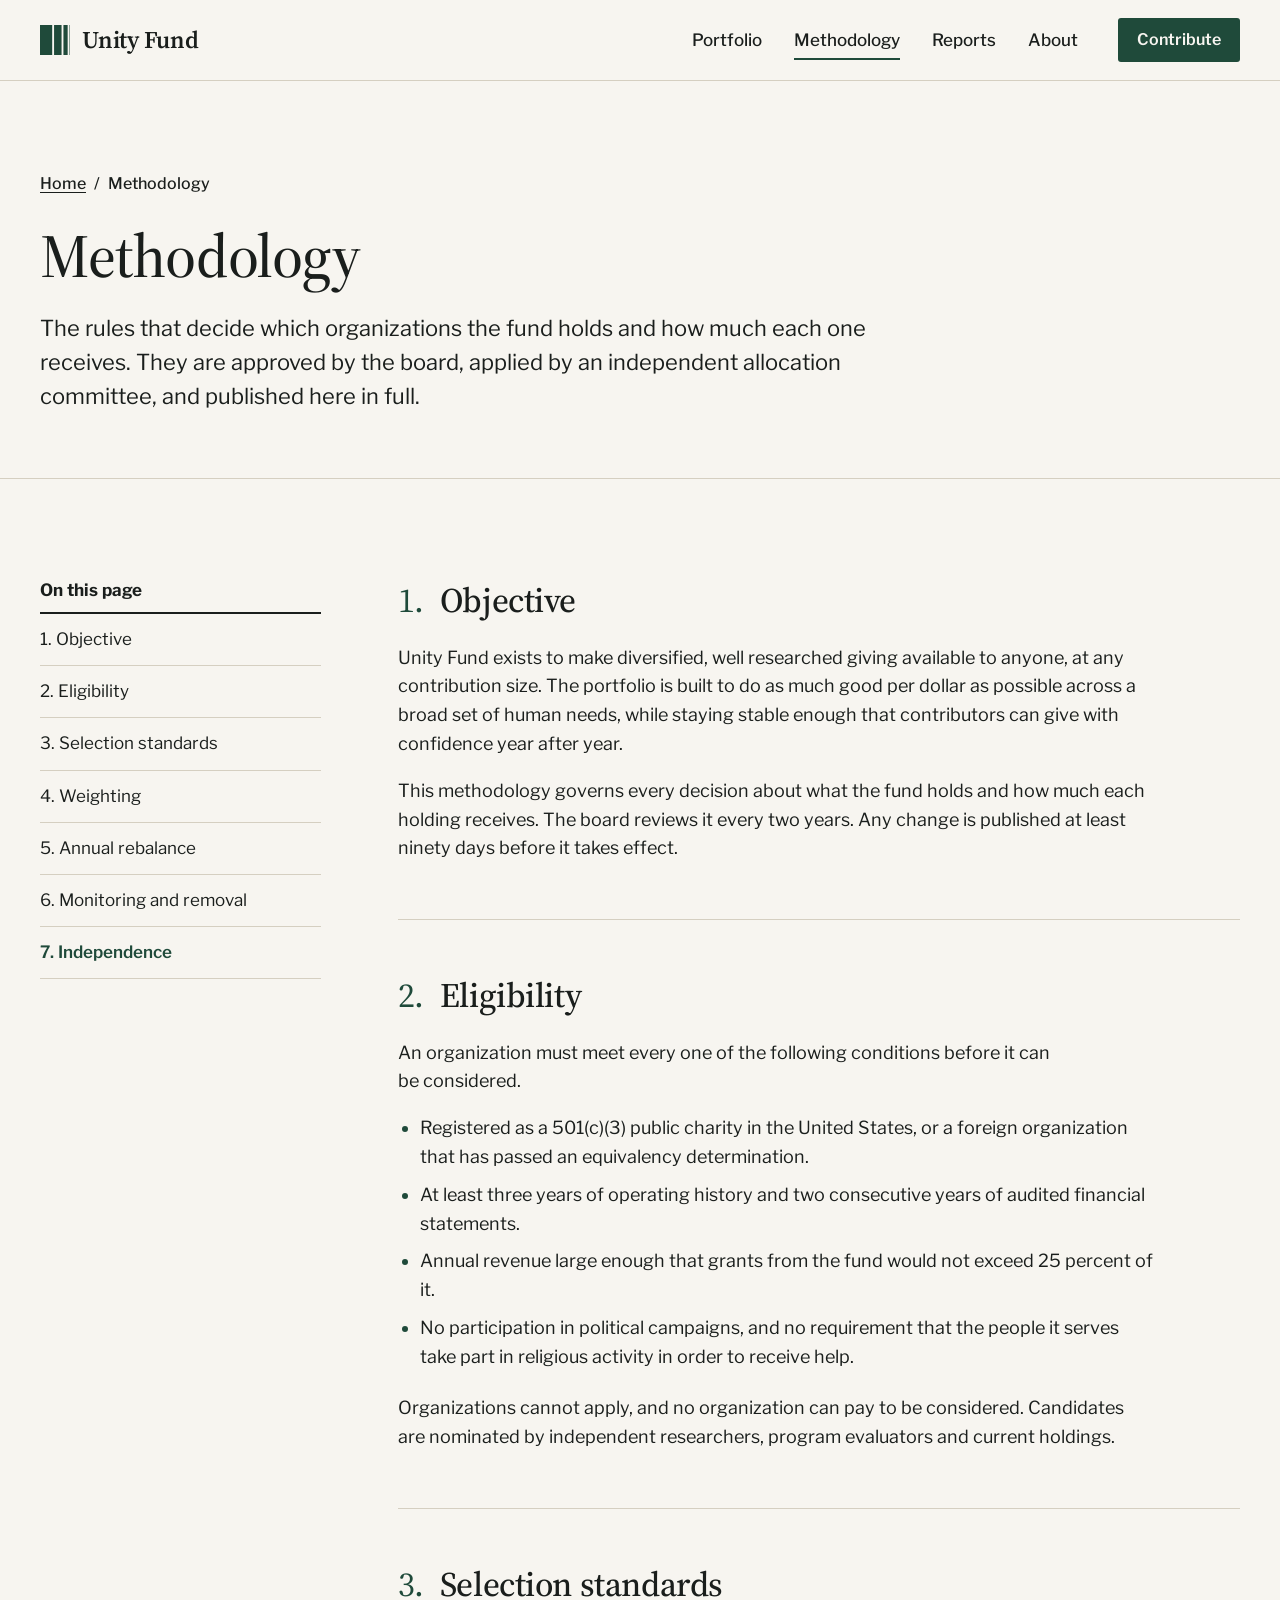
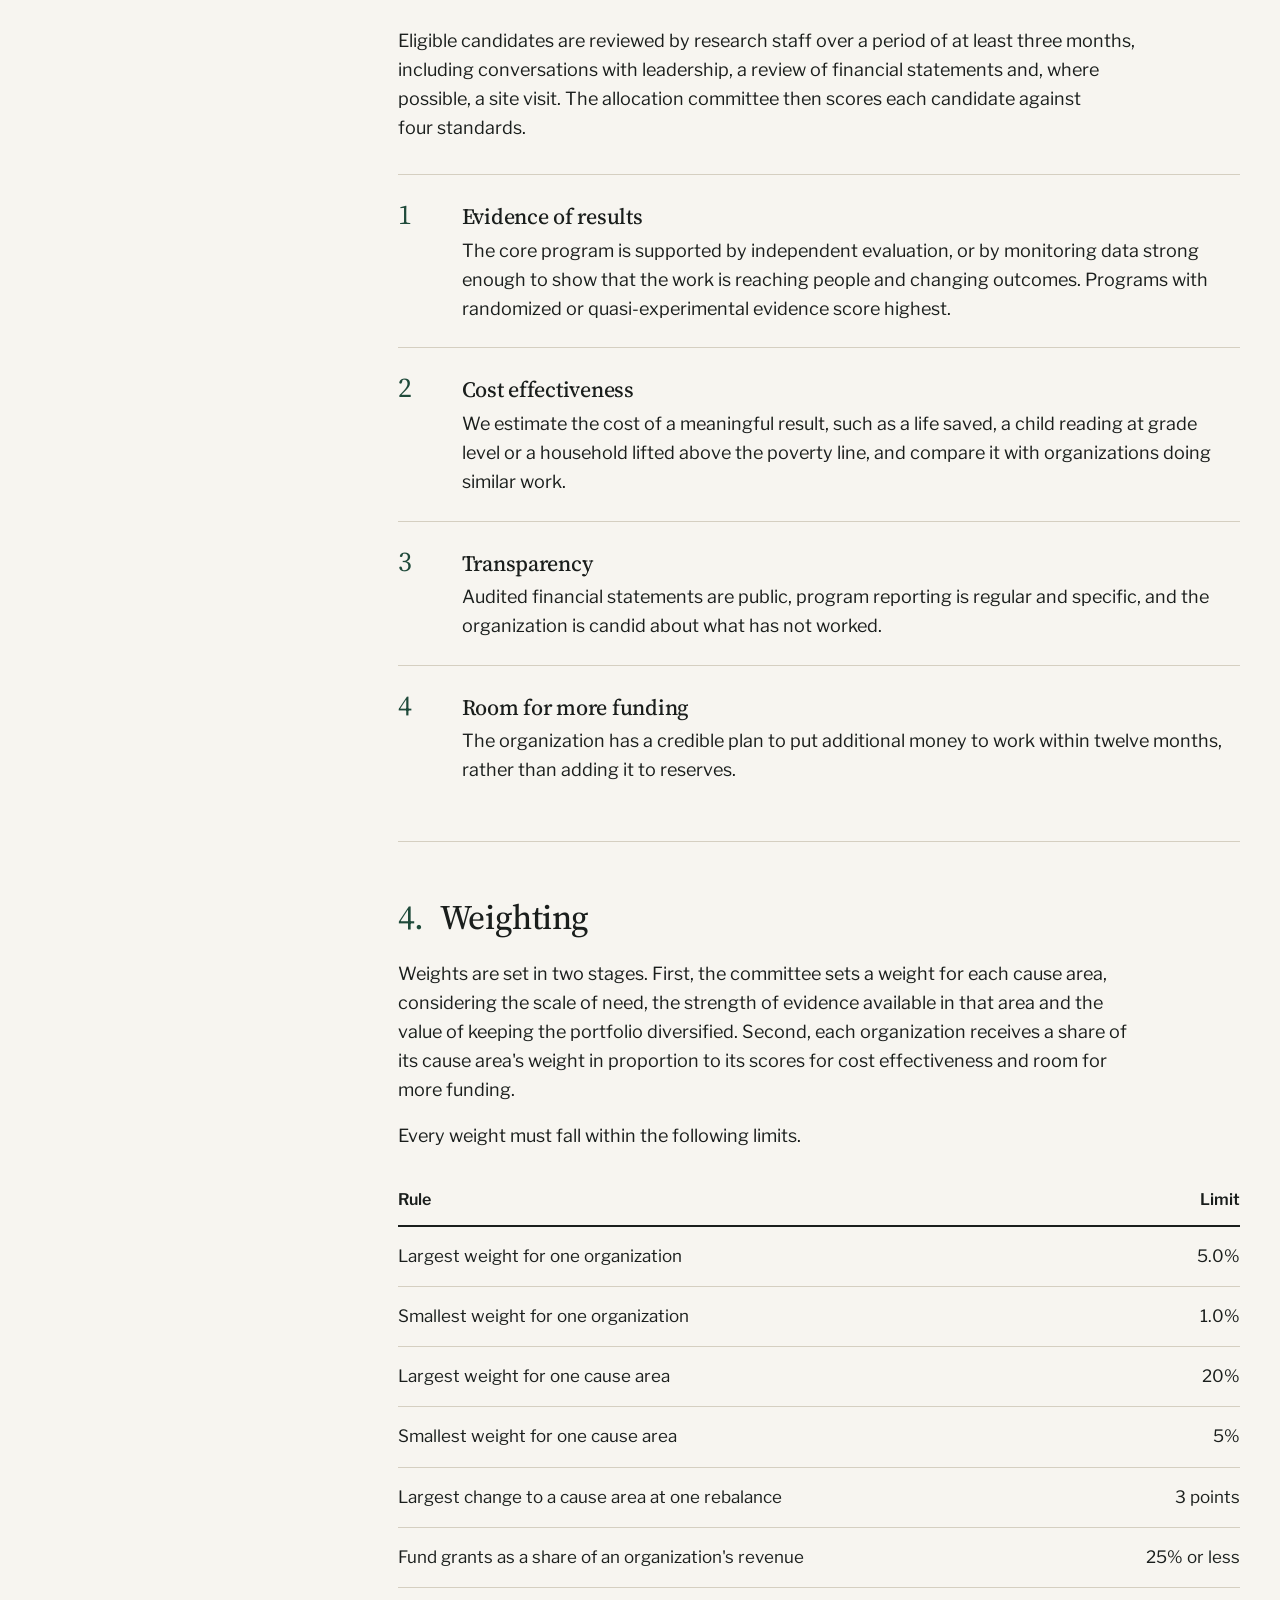
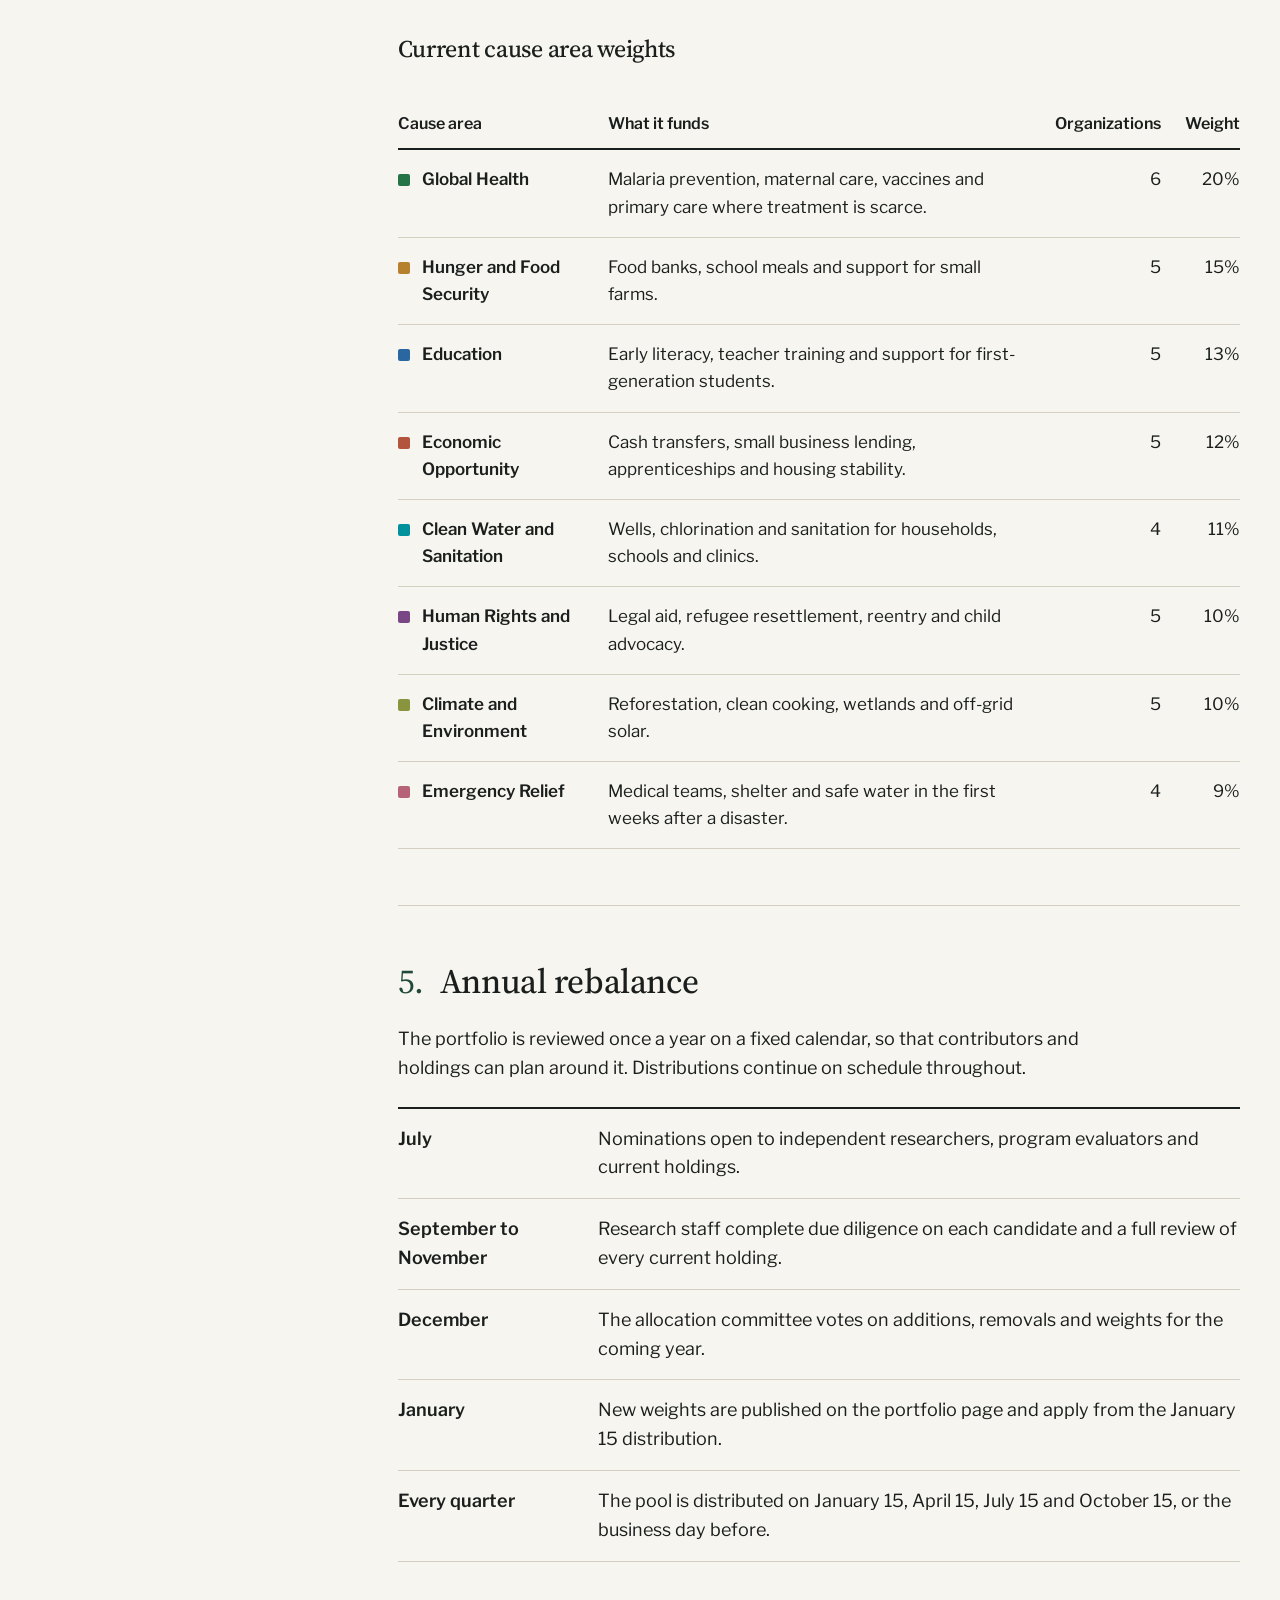
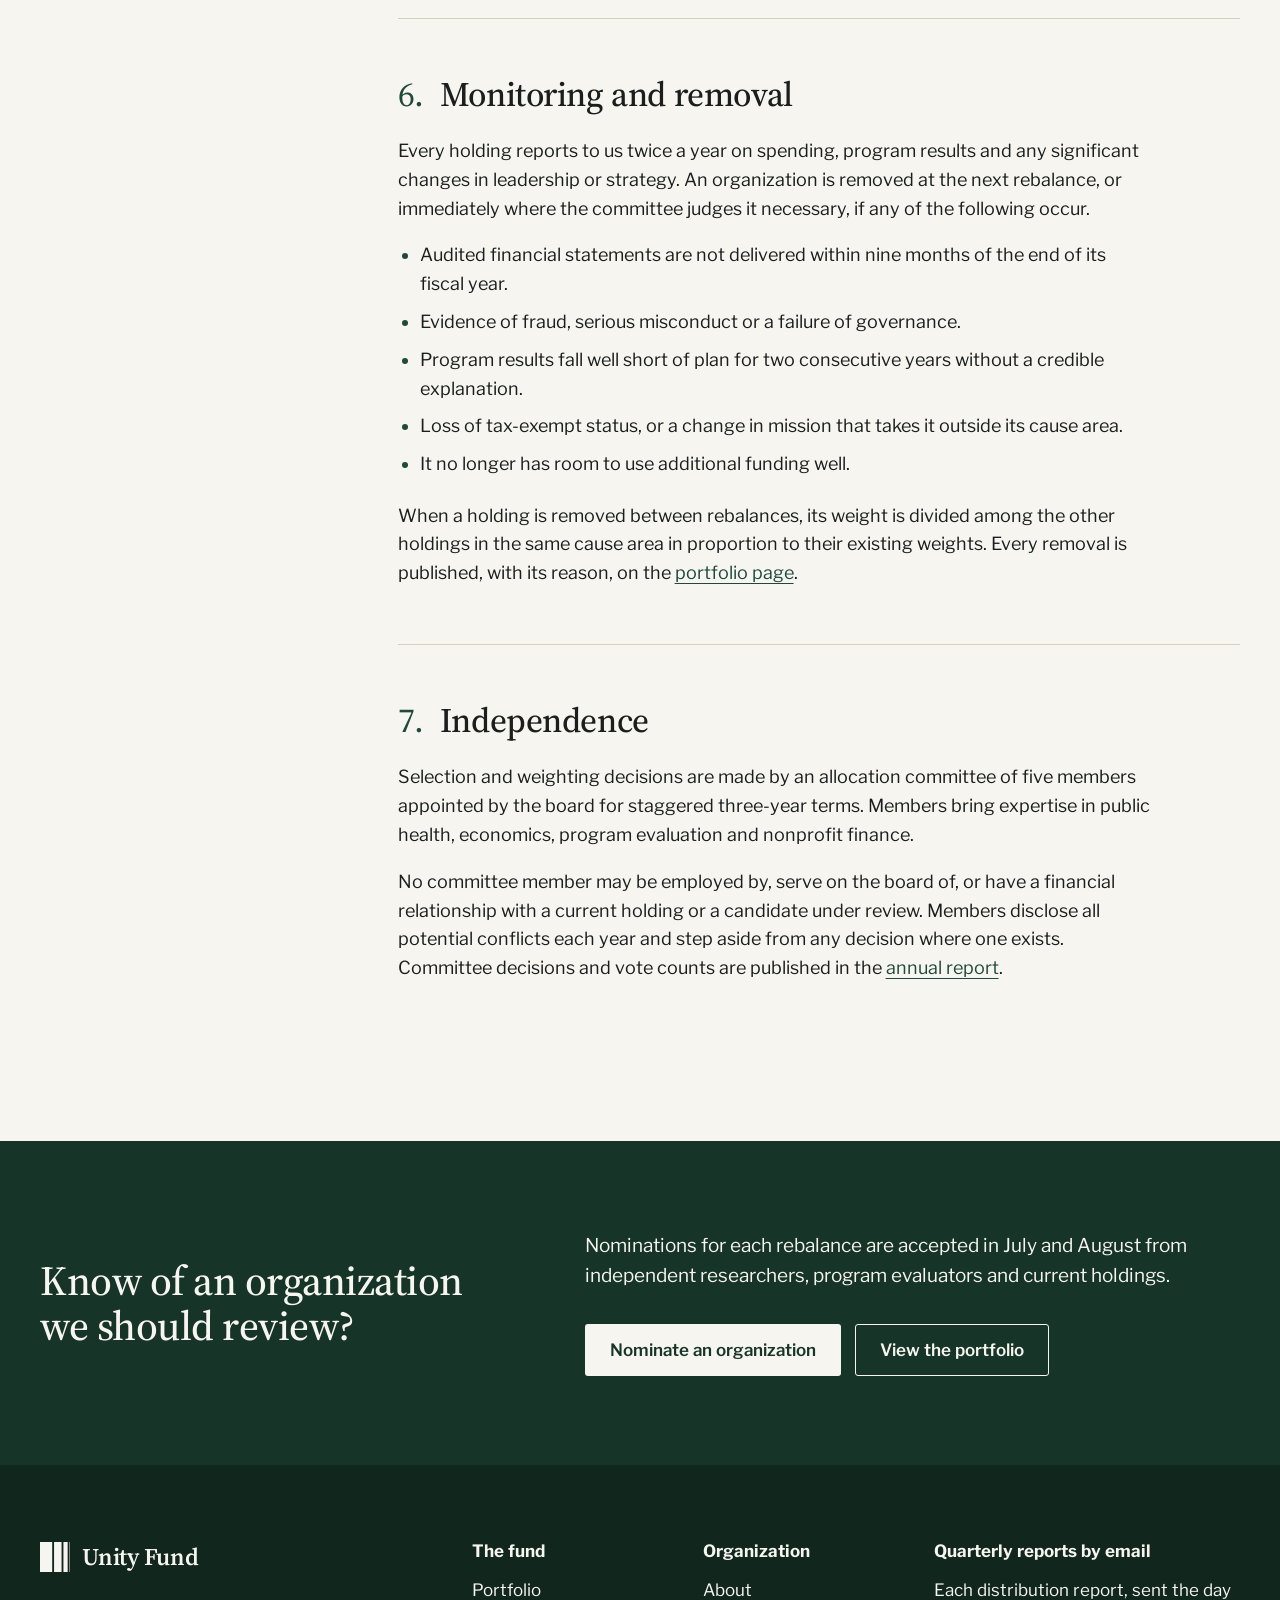
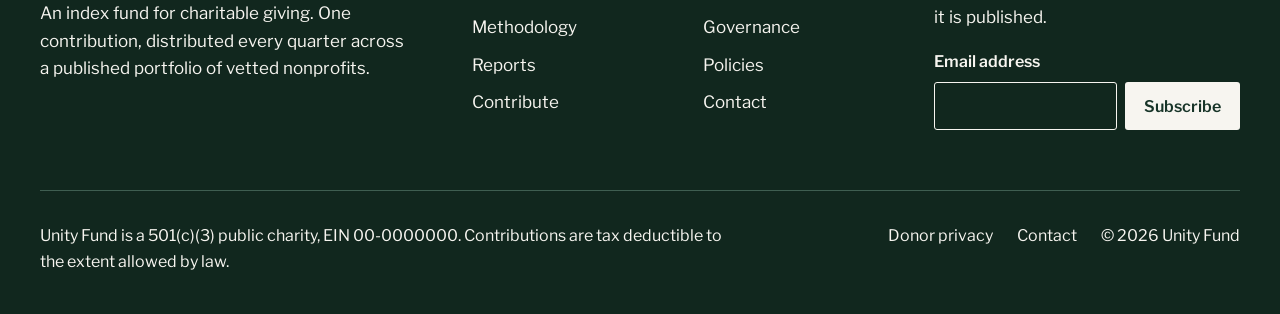
<file: methodology.html>
<!doctype html>
<html lang="en">
<head>
  <meta charset="utf-8">
  <meta name="viewport" content="width=device-width, initial-scale=1">
  <title>Methodology | Unity Fund</title>
  <meta name="description" content="How Unity Fund selects organizations, sets weights, rebalances the portfolio and removes holdings.">
  <meta name="theme-color" content="#F7F5F0">
  <meta property="og:type" content="website">
  <meta property="og:site_name" content="Unity Fund">
  <meta property="og:title" content="Methodology | Unity Fund">
  <meta property="og:description" content="How Unity Fund selects organizations, sets weights, rebalances the portfolio and removes holdings.">
  <link rel="icon" href="assets/img/favicon.svg" type="image/svg+xml">
  <link rel="preload" href="assets/fonts/libre-franklin-latin.woff2" as="font" type="font/woff2" crossorigin>
  <link rel="preload" href="assets/fonts/source-serif-4-latin.woff2" as="font" type="font/woff2" crossorigin>
  <link rel="stylesheet" href="assets/css/styles.css">
</head>
<body>
  <a class="skip-link" href="#main">Skip to content</a>

  <header class="site-header">
    <div class="container header-inner">
      <a class="brand" href="index.html">
        <svg class="brand-mark" viewBox="0 0 32 32" aria-hidden="true" focusable="false"><path fill="currentColor" d="M0 0h13v32H0zM15 0h8v32h-8zM25 0h4.5v32H25zM31.5 0H32v32h-.5z"/></svg>
        <span class="brand-name">Unity Fund</span>
      </a>
      <button class="nav-toggle" type="button" aria-expanded="false" aria-controls="site-nav">
        <span class="nav-toggle-bars" aria-hidden="true"></span>
        Menu
      </button>
      <nav id="site-nav" class="site-nav" aria-label="Main">
        <ul>
          <li><a href="portfolio.html">Portfolio</a></li>
          <li><a href="methodology.html" aria-current="page">Methodology</a></li>
          <li><a href="reports.html">Reports</a></li>
          <li><a href="about.html">About</a></li>
        </ul>
        <a class="button button-primary button-small" href="contribute.html">Contribute</a>
      </nav>
    </div>
  </header>

  <main id="main">
    <header class="page-header">
      <div class="container">
        <ol class="breadcrumb">
          <li><a href="index.html">Home</a></li>
          <li aria-current="page">Methodology</li>
        </ol>
        <h1 class="page-title">Methodology</h1>
        <p class="lead">The rules that decide which organizations the fund holds and how much each one receives. They are approved by the board, applied by an independent allocation committee, and published here in full.</p>
      </div>
    </header>

    <section class="section">
      <div class="container doc">
        <nav class="toc" aria-labelledby="toc-title" data-toc>
          <h2 id="toc-title">On this page</h2>
          <ol>
            <li><a href="#objective">1. Objective</a></li>
            <li><a href="#eligibility">2. Eligibility</a></li>
            <li><a href="#standards">3. Selection standards</a></li>
            <li><a href="#weighting">4. Weighting</a></li>
            <li><a href="#rebalancing">5. Annual rebalance</a></li>
            <li><a href="#monitoring">6. Monitoring and removal</a></li>
            <li><a href="#governance">7. Independence</a></li>
          </ol>
        </nav>

        <article>
          <section class="doc-section" id="objective" aria-labelledby="objective-title">
            <h2 id="objective-title"><span class="sec-num">1.</span> Objective</h2>
            <div class="prose">
              <p>Unity Fund exists to make diversified, well researched giving available to anyone, at any contribution size. The portfolio is built to do as much good per dollar as possible across a broad set of human needs, while staying stable enough that contributors can give with confidence year after year.</p>
              <p>This methodology governs every decision about what the fund holds and how much each holding receives. The board reviews it every two years. Any change is published at least ninety days before it takes effect.</p>
            </div>
          </section>

          <section class="doc-section" id="eligibility" aria-labelledby="eligibility-title">
            <h2 id="eligibility-title"><span class="sec-num">2.</span> Eligibility</h2>
            <div class="prose">
              <p>An organization must meet every one of the following conditions before it can be considered.</p>
              <ul>
                <li>Registered as a 501(c)(3) public charity in the United States, or a foreign organization that has passed an equivalency determination.</li>
                <li>At least three years of operating history and two consecutive years of audited financial statements.</li>
                <li>Annual revenue large enough that grants from the fund would not exceed 25 percent of it.</li>
                <li>No participation in political campaigns, and no requirement that the people it serves take part in religious activity in order to receive help.</li>
              </ul>
              <p>Organizations cannot apply, and no organization can pay to be considered. Candidates are nominated by independent researchers, program evaluators and current holdings.</p>
            </div>
          </section>

          <section class="doc-section" id="standards" aria-labelledby="standards-title">
            <h2 id="standards-title"><span class="sec-num">3.</span> Selection standards</h2>
            <div class="prose">
              <p>Eligible candidates are reviewed by research staff over a period of at least three months, including conversations with leadership, a review of financial statements and, where possible, a site visit. The allocation committee then scores each candidate against four standards.</p>
            </div>
            <ol class="criteria mt-md">
              <li>
                <div>
                  <h3>Evidence of results</h3>
                  <p>The core program is supported by independent evaluation, or by monitoring data strong enough to show that the work is reaching people and changing outcomes. Programs with randomized or quasi-experimental evidence score highest.</p>
                </div>
              </li>
              <li>
                <div>
                  <h3>Cost effectiveness</h3>
                  <p>We estimate the cost of a meaningful result, such as a life saved, a child reading at grade level or a household lifted above the poverty line, and compare it with organizations doing similar work.</p>
                </div>
              </li>
              <li>
                <div>
                  <h3>Transparency</h3>
                  <p>Audited financial statements are public, program reporting is regular and specific, and the organization is candid about what has not worked.</p>
                </div>
              </li>
              <li>
                <div>
                  <h3>Room for more funding</h3>
                  <p>The organization has a credible plan to put additional money to work within twelve months, rather than adding it to reserves.</p>
                </div>
              </li>
            </ol>
          </section>

          <section class="doc-section" id="weighting" aria-labelledby="weighting-title">
            <h2 id="weighting-title"><span class="sec-num">4.</span> Weighting</h2>
            <div class="prose">
              <p>Weights are set in two stages. First, the committee sets a weight for each cause area, considering the scale of need, the strength of evidence available in that area and the value of keeping the portfolio diversified. Second, each organization receives a share of its cause area's weight in proportion to its scores for cost effectiveness and room for more funding.</p>
              <p>Every weight must fall within the following limits.</p>
            </div>
            <div class="table-wrap">
              <table class="data-table ledger">
                <caption class="visually-hidden">Weighting limits</caption>
                <thead>
                  <tr><th scope="col">Rule</th><th scope="col" class="is-num">Limit</th></tr>
                </thead>
                <tbody>
                  <tr><th scope="row">Largest weight for one organization</th><td class="is-num">5.0%</td></tr>
                  <tr><th scope="row">Smallest weight for one organization</th><td class="is-num">1.0%</td></tr>
                  <tr><th scope="row">Largest weight for one cause area</th><td class="is-num">20%</td></tr>
                  <tr><th scope="row">Smallest weight for one cause area</th><td class="is-num">5%</td></tr>
                  <tr><th scope="row">Largest change to a cause area at one rebalance</th><td class="is-num">3 points</td></tr>
                  <tr><th scope="row">Fund grants as a share of an organization's revenue</th><td class="is-num">25% or less</td></tr>
                </tbody>
              </table>
            </div>
            <div class="prose mt-lg">
              <h3>Current cause area weights</h3>
            </div>
            <div class="table-wrap">
              <table class="data-table" data-sleeve-table>
                <caption class="visually-hidden">Cause area weights for the current year</caption>
                <thead>
                  <tr>
                    <th scope="col">Cause area</th>
                    <th scope="col" class="hide-sm">What it funds</th>
                    <th scope="col" class="is-num">Organizations</th>
                    <th scope="col" class="is-num">Weight</th>
                  </tr>
                </thead>
                <tbody></tbody>
              </table>
            </div>
          </section>

          <section class="doc-section" id="rebalancing" aria-labelledby="rebalancing-title">
            <h2 id="rebalancing-title"><span class="sec-num">5.</span> Annual rebalance</h2>
            <div class="prose">
              <p>The portfolio is reviewed once a year on a fixed calendar, so that contributors and holdings can plan around it. Distributions continue on schedule throughout.</p>
            </div>
            <ol class="calendar">
              <li><strong>July</strong><span>Nominations open to independent researchers, program evaluators and current holdings.</span></li>
              <li><strong>September to November</strong><span>Research staff complete due diligence on each candidate and a full review of every current holding.</span></li>
              <li><strong>December</strong><span>The allocation committee votes on additions, removals and weights for the coming year.</span></li>
              <li><strong>January</strong><span>New weights are published on the portfolio page and apply from the January 15 distribution.</span></li>
              <li><strong>Every quarter</strong><span>The pool is distributed on January 15, April 15, July 15 and October 15, or the business day before.</span></li>
            </ol>
          </section>

          <section class="doc-section" id="monitoring" aria-labelledby="monitoring-title">
            <h2 id="monitoring-title"><span class="sec-num">6.</span> Monitoring and removal</h2>
            <div class="prose">
              <p>Every holding reports to us twice a year on spending, program results and any significant changes in leadership or strategy. An organization is removed at the next rebalance, or immediately where the committee judges it necessary, if any of the following occur.</p>
              <ul>
                <li>Audited financial statements are not delivered within nine months of the end of its fiscal year.</li>
                <li>Evidence of fraud, serious misconduct or a failure of governance.</li>
                <li>Program results fall well short of plan for two consecutive years without a credible explanation.</li>
                <li>Loss of tax-exempt status, or a change in mission that takes it outside its cause area.</li>
                <li>It no longer has room to use additional funding well.</li>
              </ul>
              <p>When a holding is removed between rebalances, its weight is divided among the other holdings in the same cause area in proportion to their existing weights. Every removal is published, with its reason, on the <a href="portfolio.html">portfolio page</a>.</p>
            </div>
          </section>

          <section class="doc-section" id="governance" aria-labelledby="governance-title">
            <h2 id="governance-title"><span class="sec-num">7.</span> Independence</h2>
            <div class="prose">
              <p>Selection and weighting decisions are made by an allocation committee of five members appointed by the board for staggered three-year terms. Members bring expertise in public health, economics, program evaluation and nonprofit finance.</p>
              <p>No committee member may be employed by, serve on the board of, or have a financial relationship with a current holding or a candidate under review. Members disclose all potential conflicts each year and step aside from any decision where one exists. Committee decisions and vote counts are published in the <a href="reports.html">annual report</a>.</p>
            </div>
          </section>
        </article>
      </div>
    </section>

    <section class="cta-band" aria-labelledby="cta-title">
      <div class="container split">
        <h2 class="section-title" id="cta-title">Know of an organization we should review?</h2>
        <div>
          <p>Nominations for each rebalance are accepted in July and August from independent researchers, program evaluators and current holdings.</p>
          <div class="button-row mt-md">
            <a class="button button-light" href="mailto:research@unityfund.org">Nominate an organization</a>
            <a class="button button-outline-light" href="portfolio.html">View the portfolio</a>
          </div>
        </div>
      </div>
    </section>
  </main>

  <footer class="site-footer">
    <div class="container">
      <div class="footer-top">
        <div class="footer-brand">
          <a class="brand" href="index.html">
            <svg class="brand-mark" viewBox="0 0 32 32" aria-hidden="true" focusable="false"><path fill="currentColor" d="M0 0h13v32H0zM15 0h8v32h-8zM25 0h4.5v32H25zM31.5 0H32v32h-.5z"/></svg>
            <span class="brand-name">Unity Fund</span>
          </a>
          <p>An index fund for charitable giving. One contribution, distributed every quarter across a published portfolio of vetted nonprofits.</p>
        </div>
        <div class="footer-cols">
          <div>
            <h2>The fund</h2>
            <ul>
              <li><a href="portfolio.html">Portfolio</a></li>
              <li><a href="methodology.html">Methodology</a></li>
              <li><a href="reports.html">Reports</a></li>
              <li><a href="contribute.html">Contribute</a></li>
            </ul>
          </div>
          <div>
            <h2>Organization</h2>
            <ul>
              <li><a href="about.html">About</a></li>
              <li><a href="about.html#governance">Governance</a></li>
              <li><a href="about.html#policies">Policies</a></li>
              <li><a href="about.html#contact">Contact</a></li>
            </ul>
          </div>
          <div>
            <h2>Quarterly reports by email</h2>
            <p>Each distribution report, sent the day it is published.</p>
            <form class="signup" data-signup novalidate>
              <label class="signup-label" for="signup-email">Email address</label>
              <div class="signup-row">
                <input id="signup-email" type="email" autocomplete="email">
                <button class="button button-light button-small" type="submit">Subscribe</button>
              </div>
              <p class="signup-status" role="status"></p>
            </form>
          </div>
        </div>
      </div>
      <div class="footer-bottom">
        <p>Unity Fund is a 501(c)(3) public charity, EIN 00-0000000. Contributions are tax deductible to the extent allowed by law.</p>
        <ul class="footer-legal">
          <li><a href="about.html#policies">Donor privacy</a></li>
          <li><a href="about.html#contact">Contact</a></li>
          <li>&copy; 2026 Unity Fund</li>
        </ul>
      </div>
    </div>
  </footer>

  <script src="assets/js/data.js"></script>
  <script src="assets/js/main.js"></script>
</body>
</html>
</file>
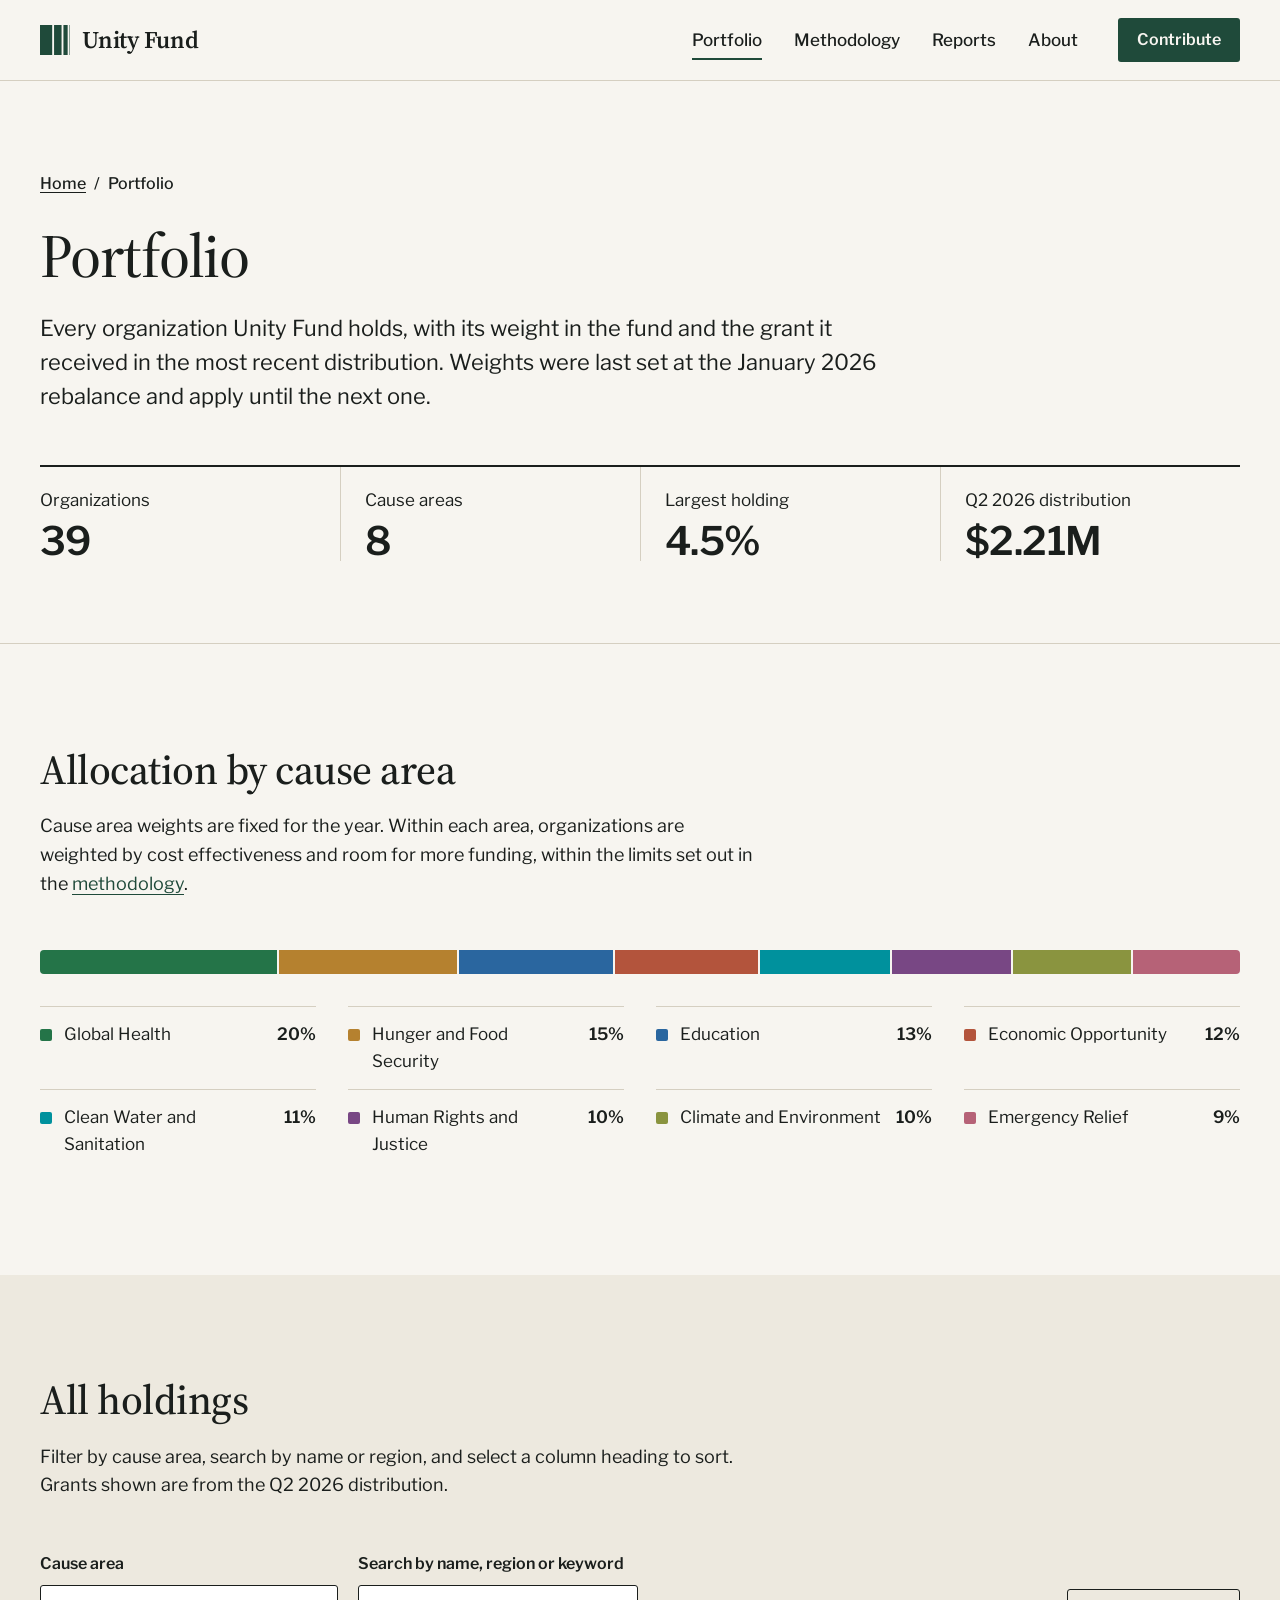
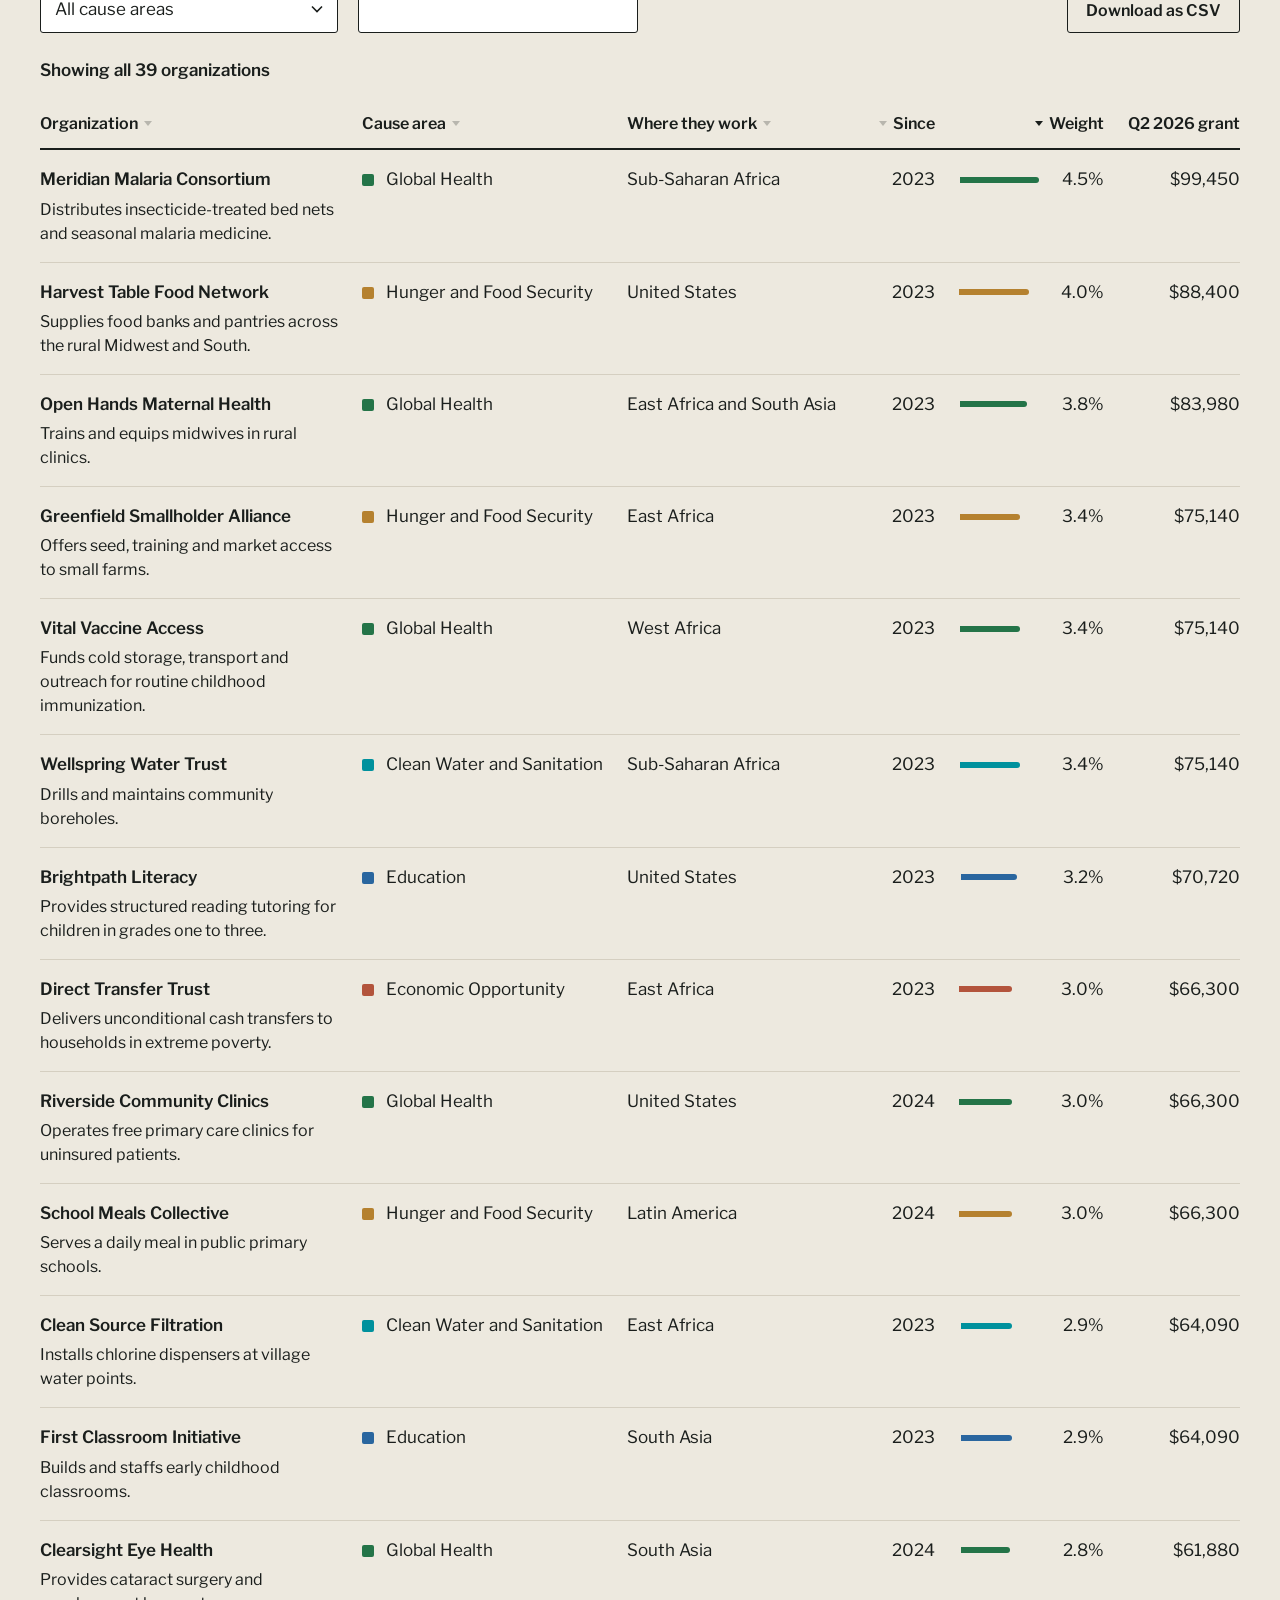
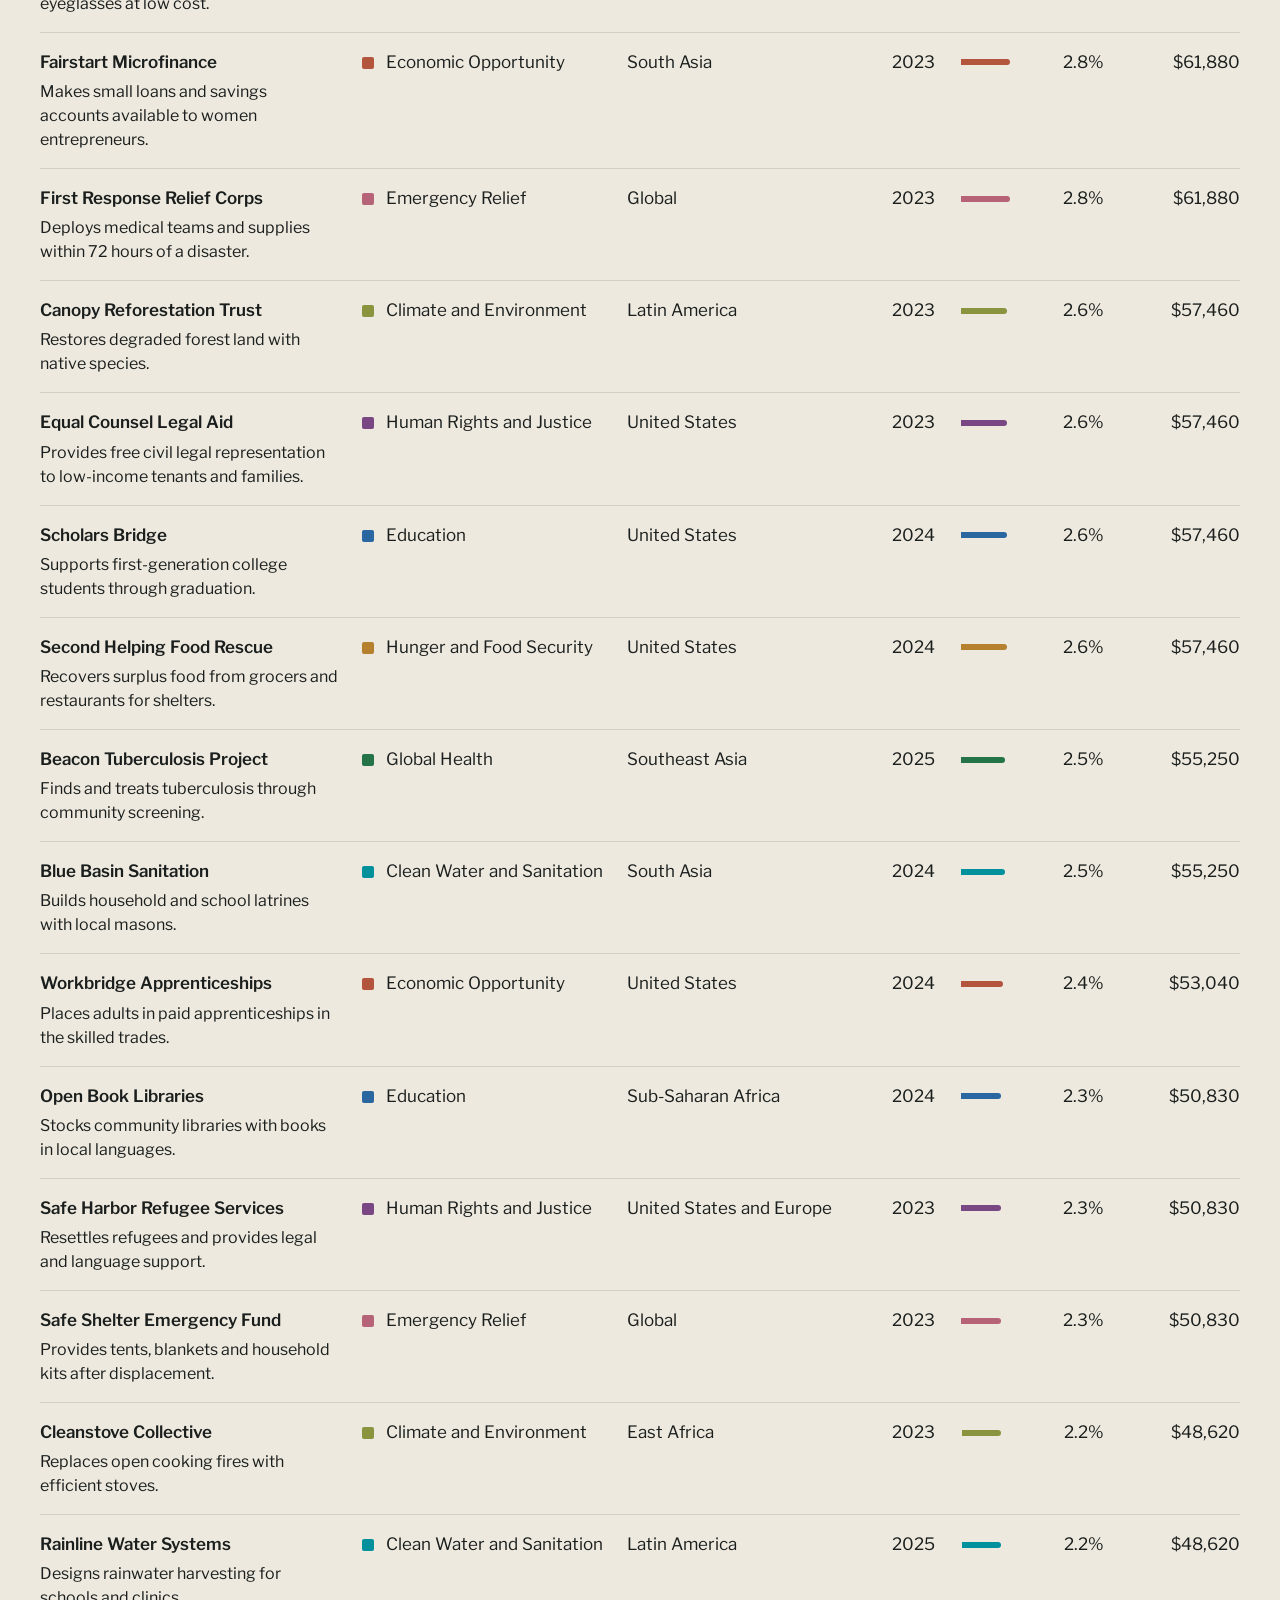
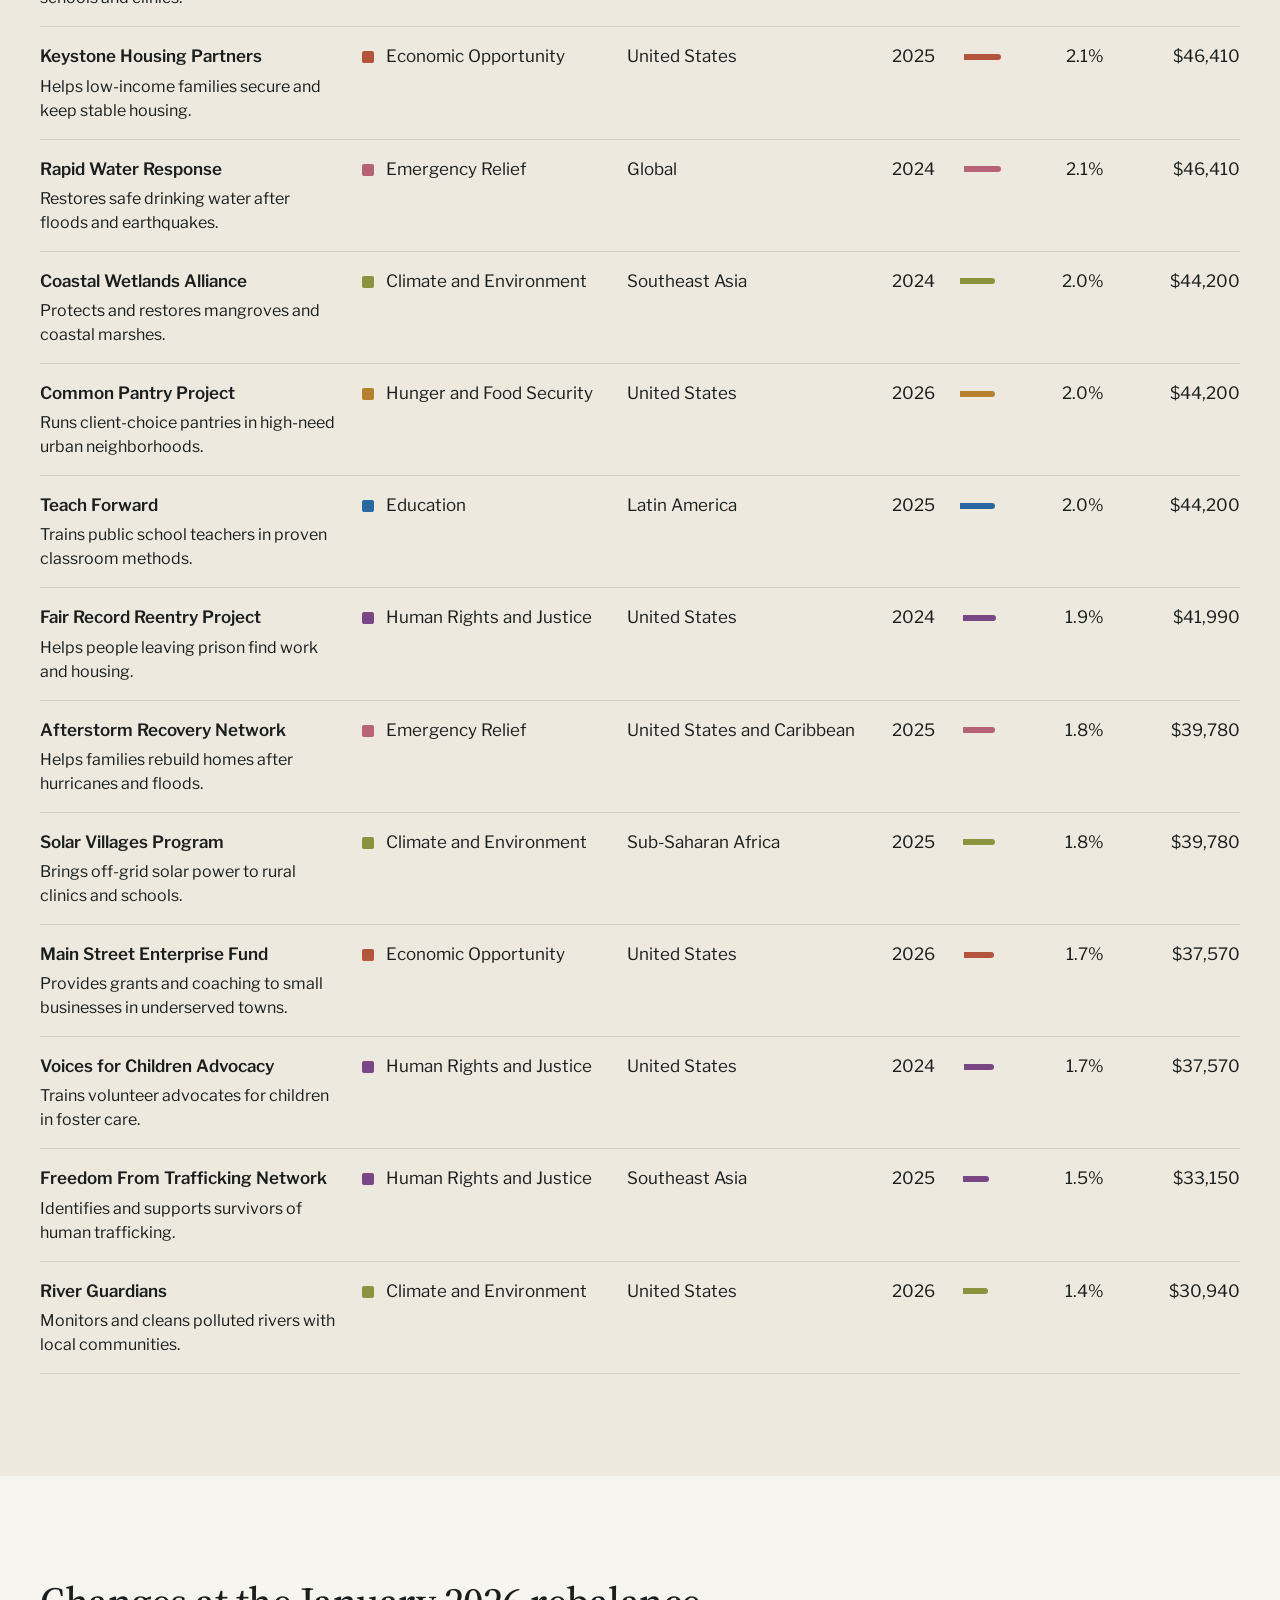
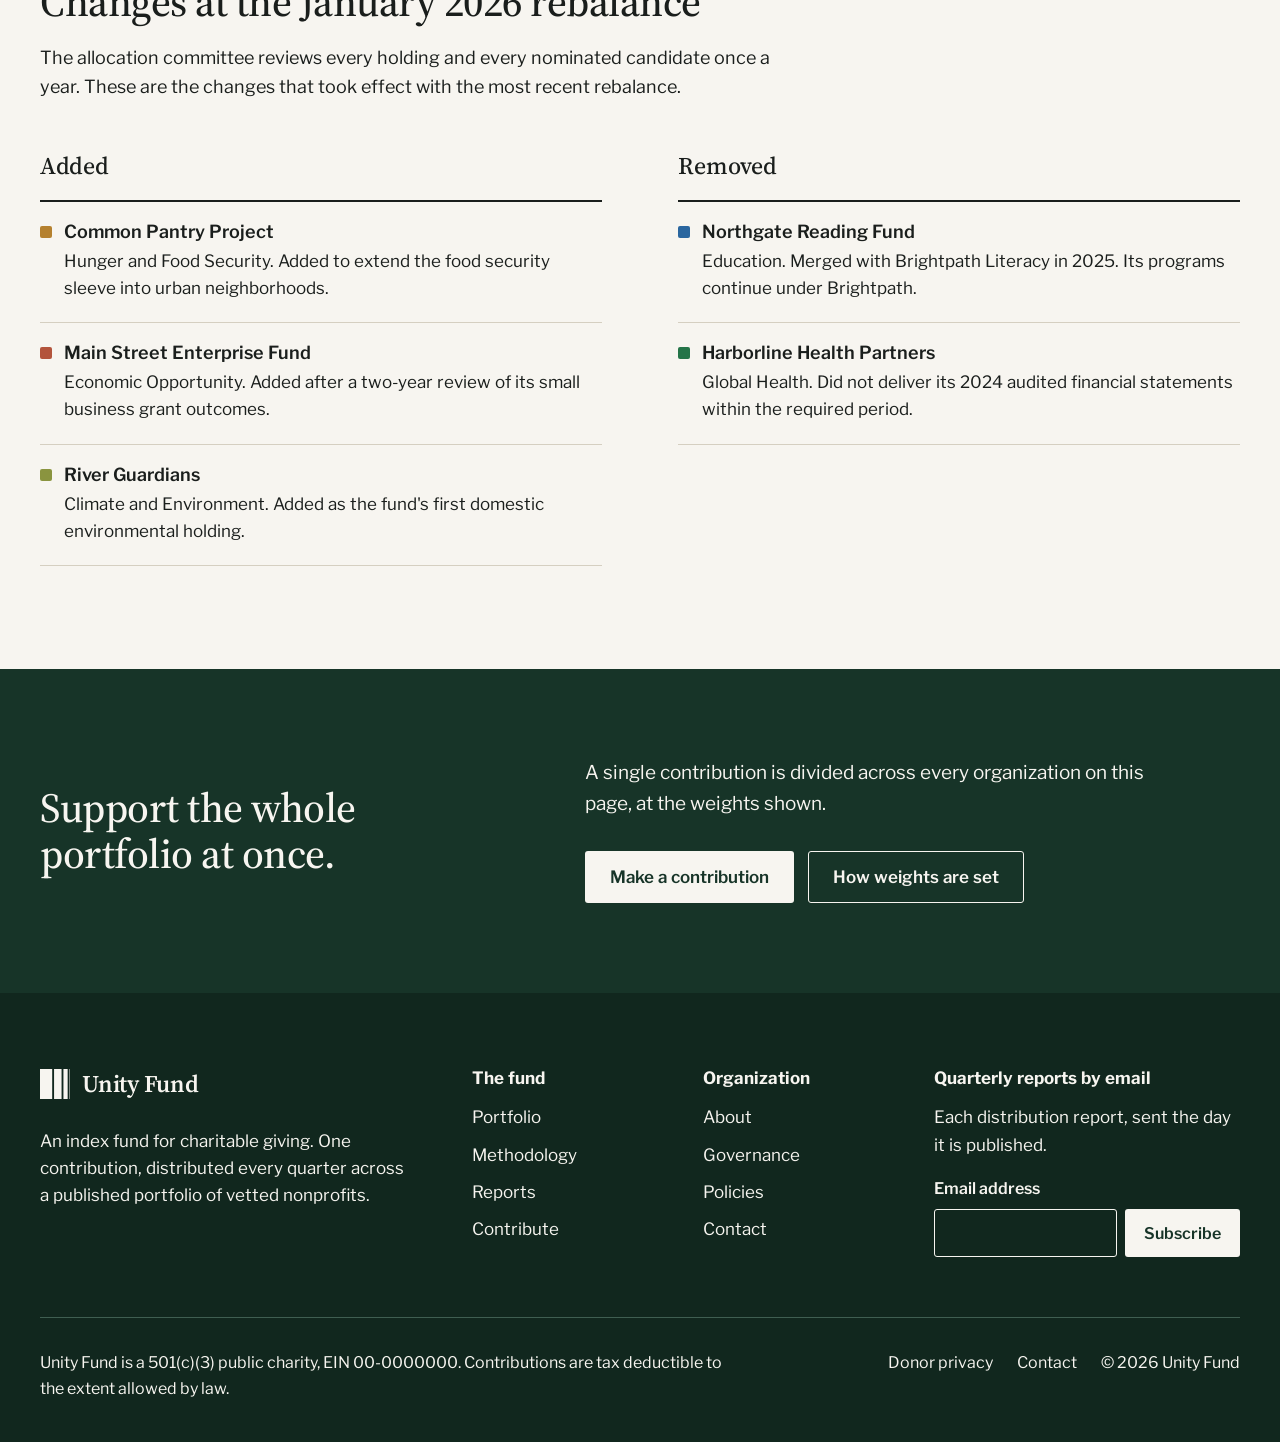
<file: portfolio.html>
<!doctype html>
<html lang="en">
<head>
  <meta charset="utf-8">
  <meta name="viewport" content="width=device-width, initial-scale=1">
  <title>Portfolio | Unity Fund</title>
  <meta name="description" content="Every organization held by Unity Fund, with its cause area, weight in the fund and most recent quarterly grant.">
  <meta name="theme-color" content="#F7F5F0">
  <meta property="og:type" content="website">
  <meta property="og:site_name" content="Unity Fund">
  <meta property="og:title" content="Portfolio | Unity Fund">
  <meta property="og:description" content="Every organization held by Unity Fund, with its cause area, weight in the fund and most recent quarterly grant.">
  <link rel="icon" href="assets/img/favicon.svg" type="image/svg+xml">
  <link rel="preload" href="assets/fonts/libre-franklin-latin.woff2" as="font" type="font/woff2" crossorigin>
  <link rel="preload" href="assets/fonts/source-serif-4-latin.woff2" as="font" type="font/woff2" crossorigin>
  <link rel="stylesheet" href="assets/css/styles.css">
</head>
<body>
  <a class="skip-link" href="#main">Skip to content</a>

  <header class="site-header">
    <div class="container header-inner">
      <a class="brand" href="index.html">
        <svg class="brand-mark" viewBox="0 0 32 32" aria-hidden="true" focusable="false"><path fill="currentColor" d="M0 0h13v32H0zM15 0h8v32h-8zM25 0h4.5v32H25zM31.5 0H32v32h-.5z"/></svg>
        <span class="brand-name">Unity Fund</span>
      </a>
      <button class="nav-toggle" type="button" aria-expanded="false" aria-controls="site-nav">
        <span class="nav-toggle-bars" aria-hidden="true"></span>
        Menu
      </button>
      <nav id="site-nav" class="site-nav" aria-label="Main">
        <ul>
          <li><a href="portfolio.html" aria-current="page">Portfolio</a></li>
          <li><a href="methodology.html">Methodology</a></li>
          <li><a href="reports.html">Reports</a></li>
          <li><a href="about.html">About</a></li>
        </ul>
        <a class="button button-primary button-small" href="contribute.html">Contribute</a>
      </nav>
    </div>
  </header>

  <main id="main">
    <header class="page-header">
      <div class="container">
        <ol class="breadcrumb">
          <li><a href="index.html">Home</a></li>
          <li aria-current="page">Portfolio</li>
        </ol>
        <h1 class="page-title">Portfolio</h1>
        <p class="lead">Every organization Unity Fund holds, with its weight in the fund and the grant it received in the most recent distribution. Weights were last set at the <span data-fact="lastRebalance">January 2026</span> rebalance and apply until the next one.</p>
        <dl class="stat-strip">
          <div><dt>Organizations</dt><dd data-fact="organizations">39</dd></div>
          <div><dt>Cause areas</dt><dd data-fact="causeAreas">8</dd></div>
          <div><dt>Largest holding</dt><dd>4.5%</dd></div>
          <div><dt><span data-last-quarter>Q2 2026</span> distribution</dt><dd>$2.21M</dd></div>
        </dl>
      </div>
    </header>

    <section class="section" aria-labelledby="areas-title">
      <div class="container" data-alloc-group>
        <div class="section-head">
          <h2 class="section-title" id="areas-title">Allocation by cause area</h2>
          <p>Cause area weights are fixed for the year. Within each area, organizations are weighted by cost effectiveness and room for more funding, within the limits set out in the <a href="methodology.html#weighting">methodology</a>.</p>
        </div>
        <div data-alloc-bar></div>
        <ul class="alloc-legend" data-alloc-legend></ul>
      </div>
    </section>

    <section class="section section-tint" id="holdings" aria-labelledby="all-title">
      <div class="container" data-holdings-explorer>
        <div class="section-head">
          <h2 class="section-title" id="all-title">All holdings</h2>
          <p>Filter by cause area, search by name or region, and select a column heading to sort. Grants shown are from the <span data-last-quarter>Q2 2026</span> distribution.</p>
        </div>

        <div class="filters">
          <div class="filters-left">
            <div class="filter-group">
              <label for="filter-area">Cause area</label>
              <select id="filter-area" class="select">
                <option value="all">All cause areas</option>
              </select>
            </div>
            <div class="filter-group">
              <label for="filter-search">Search by name, region or keyword</label>
              <input id="filter-search" class="search" type="search" autocomplete="off">
            </div>
          </div>
          <button type="button" class="button button-outline button-small" data-csv>Download as CSV</button>
        </div>

        <p class="result-count" data-result-count role="status"></p>
        <div class="table-wrap">
          <table class="data-table">
            <caption class="visually-hidden">All holdings in the fund</caption>
            <thead>
              <tr>
                <th scope="col" data-sort="name"><button class="sort-button" type="button">Organization</button></th>
                <th scope="col" data-sort="area" class="hide-sm"><button class="sort-button" type="button">Cause area</button></th>
                <th scope="col" data-sort="region" class="hide-sm"><button class="sort-button" type="button">Where they work</button></th>
                <th scope="col" data-sort="since" class="is-num hide-sm"><button class="sort-button" type="button">Since</button></th>
                <th scope="col" data-sort="weight" class="is-num" aria-sort="descending"><button class="sort-button" type="button">Weight</button></th>
                <th scope="col" class="is-num hide-sm"><span data-last-quarter>Q2 2026</span> grant</th>
              </tr>
            </thead>
            <tbody></tbody>
          </table>
        </div>
        <p class="empty-state" data-empty hidden>No organizations match that search. Try another name, region or cause area.</p>
      </div>
    </section>

    <section class="section" aria-labelledby="changes-title">
      <div class="container">
        <div class="section-head">
          <h2 class="section-title" id="changes-title">Changes at the <span data-fact="lastRebalance">January 2026</span> rebalance</h2>
          <p>The allocation committee reviews every holding and every nominated candidate once a year. These are the changes that took effect with the most recent rebalance.</p>
        </div>
        <div class="split split-even">
          <div>
            <h3 class="change-heading">Added</h3>
            <ul class="change-list" data-changes="added"></ul>
          </div>
          <div>
            <h3 class="change-heading">Removed</h3>
            <ul class="change-list" data-changes="removed"></ul>
          </div>
        </div>
      </div>
    </section>

    <section class="cta-band" aria-labelledby="cta-title">
      <div class="container split">
        <h2 class="section-title" id="cta-title">Support the whole portfolio at once.</h2>
        <div>
          <p>A single contribution is divided across every organization on this page, at the weights shown.</p>
          <div class="button-row mt-md">
            <a class="button button-light" href="contribute.html">Make a contribution</a>
            <a class="button button-outline-light" href="methodology.html">How weights are set</a>
          </div>
        </div>
      </div>
    </section>
  </main>

  <footer class="site-footer">
    <div class="container">
      <div class="footer-top">
        <div class="footer-brand">
          <a class="brand" href="index.html">
            <svg class="brand-mark" viewBox="0 0 32 32" aria-hidden="true" focusable="false"><path fill="currentColor" d="M0 0h13v32H0zM15 0h8v32h-8zM25 0h4.5v32H25zM31.5 0H32v32h-.5z"/></svg>
            <span class="brand-name">Unity Fund</span>
          </a>
          <p>An index fund for charitable giving. One contribution, distributed every quarter across a published portfolio of vetted nonprofits.</p>
        </div>
        <div class="footer-cols">
          <div>
            <h2>The fund</h2>
            <ul>
              <li><a href="portfolio.html">Portfolio</a></li>
              <li><a href="methodology.html">Methodology</a></li>
              <li><a href="reports.html">Reports</a></li>
              <li><a href="contribute.html">Contribute</a></li>
            </ul>
          </div>
          <div>
            <h2>Organization</h2>
            <ul>
              <li><a href="about.html">About</a></li>
              <li><a href="about.html#governance">Governance</a></li>
              <li><a href="about.html#policies">Policies</a></li>
              <li><a href="about.html#contact">Contact</a></li>
            </ul>
          </div>
          <div>
            <h2>Quarterly reports by email</h2>
            <p>Each distribution report, sent the day it is published.</p>
            <form class="signup" data-signup novalidate>
              <label class="signup-label" for="signup-email">Email address</label>
              <div class="signup-row">
                <input id="signup-email" type="email" autocomplete="email">
                <button class="button button-light button-small" type="submit">Subscribe</button>
              </div>
              <p class="signup-status" role="status"></p>
            </form>
          </div>
        </div>
      </div>
      <div class="footer-bottom">
        <p>Unity Fund is a 501(c)(3) public charity, EIN 00-0000000. Contributions are tax deductible to the extent allowed by law.</p>
        <ul class="footer-legal">
          <li><a href="about.html#policies">Donor privacy</a></li>
          <li><a href="about.html#contact">Contact</a></li>
          <li>&copy; 2026 Unity Fund</li>
        </ul>
      </div>
    </div>
  </footer>

  <script src="assets/js/data.js"></script>
  <script src="assets/js/main.js"></script>
</body>
</html>
</file>
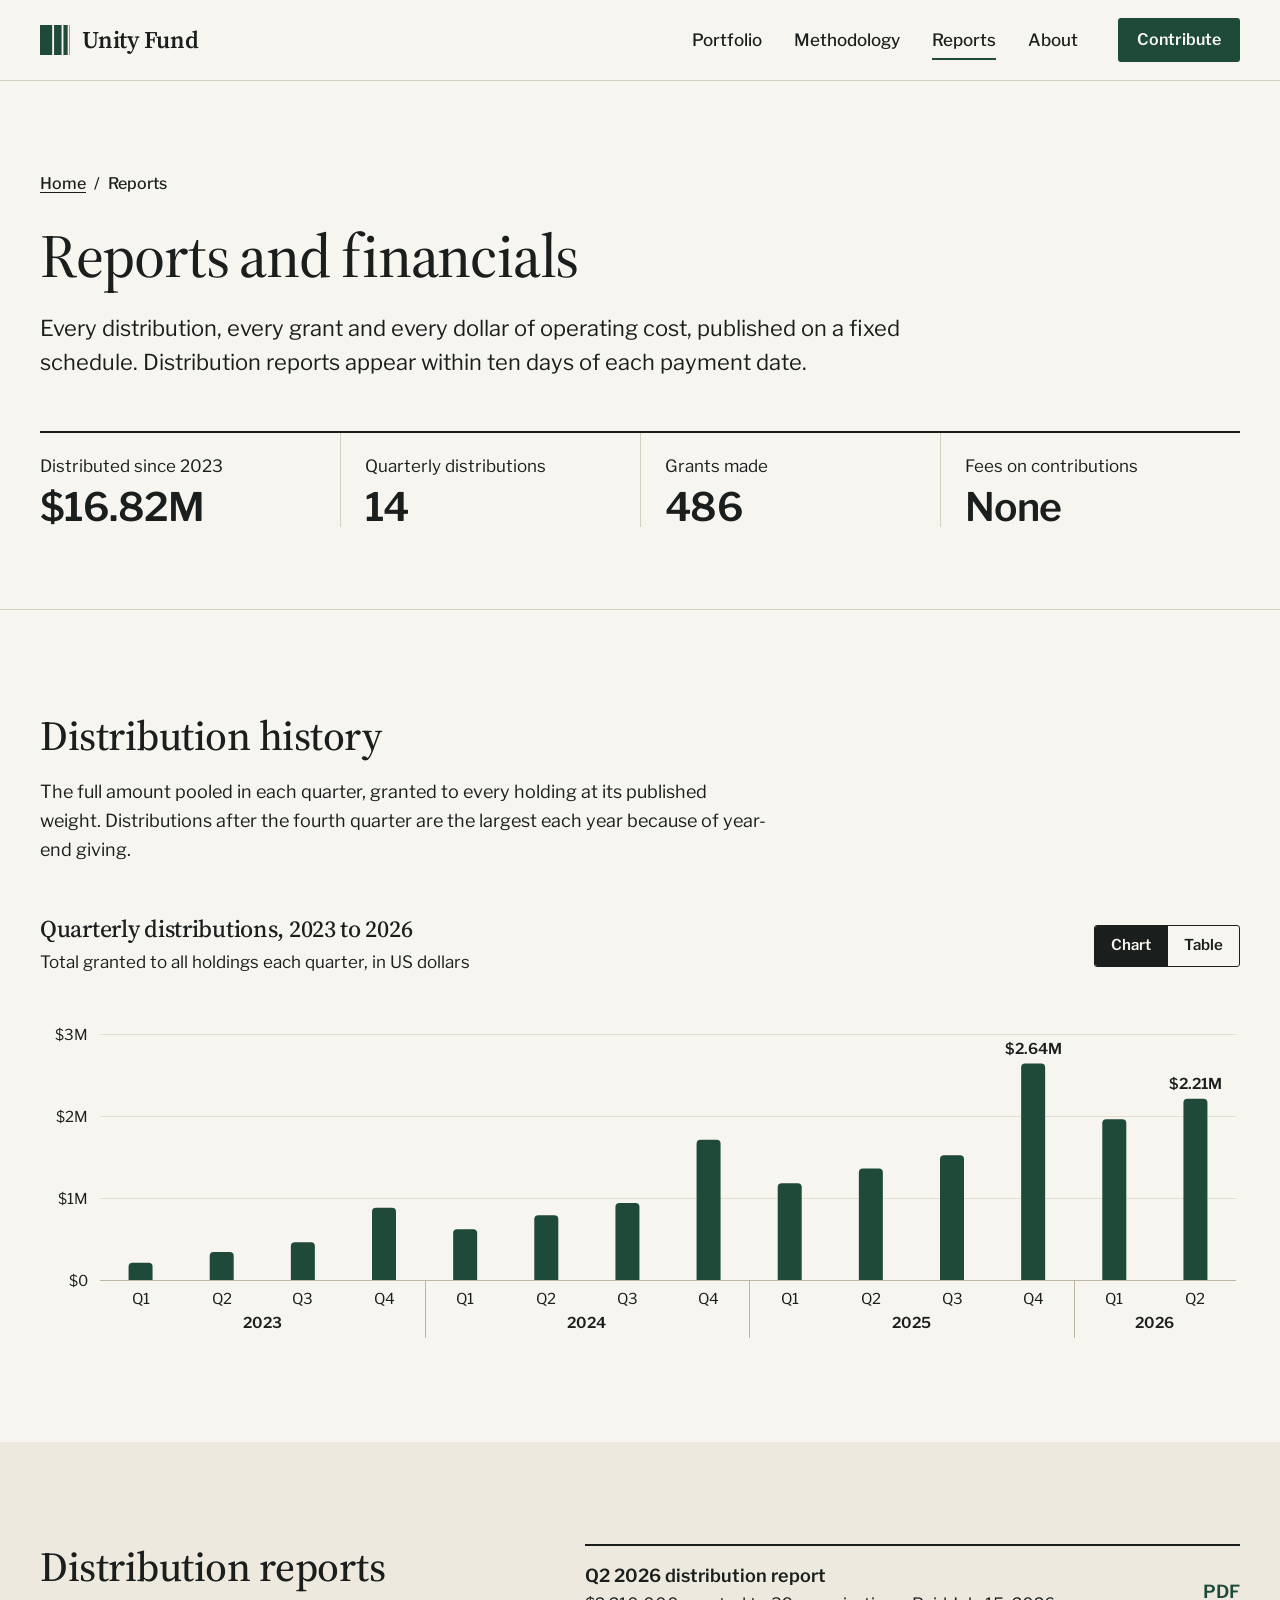
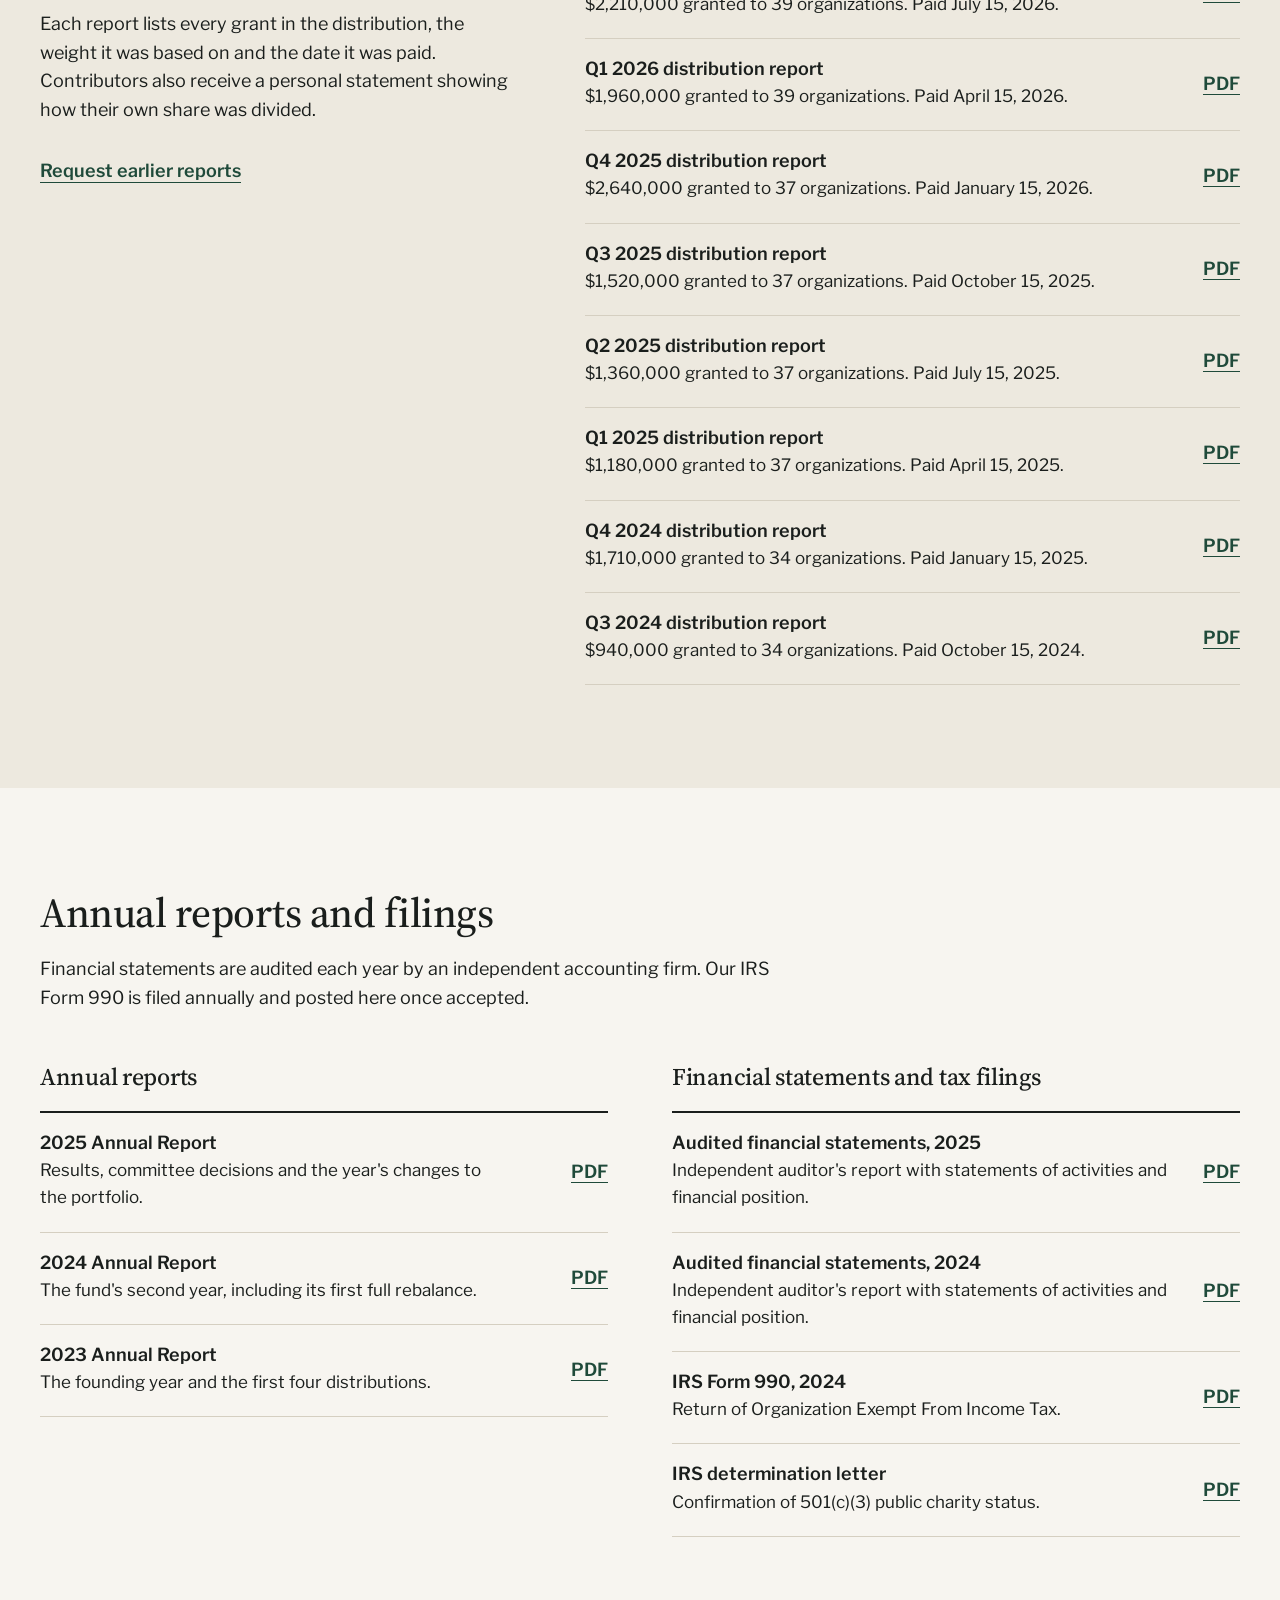
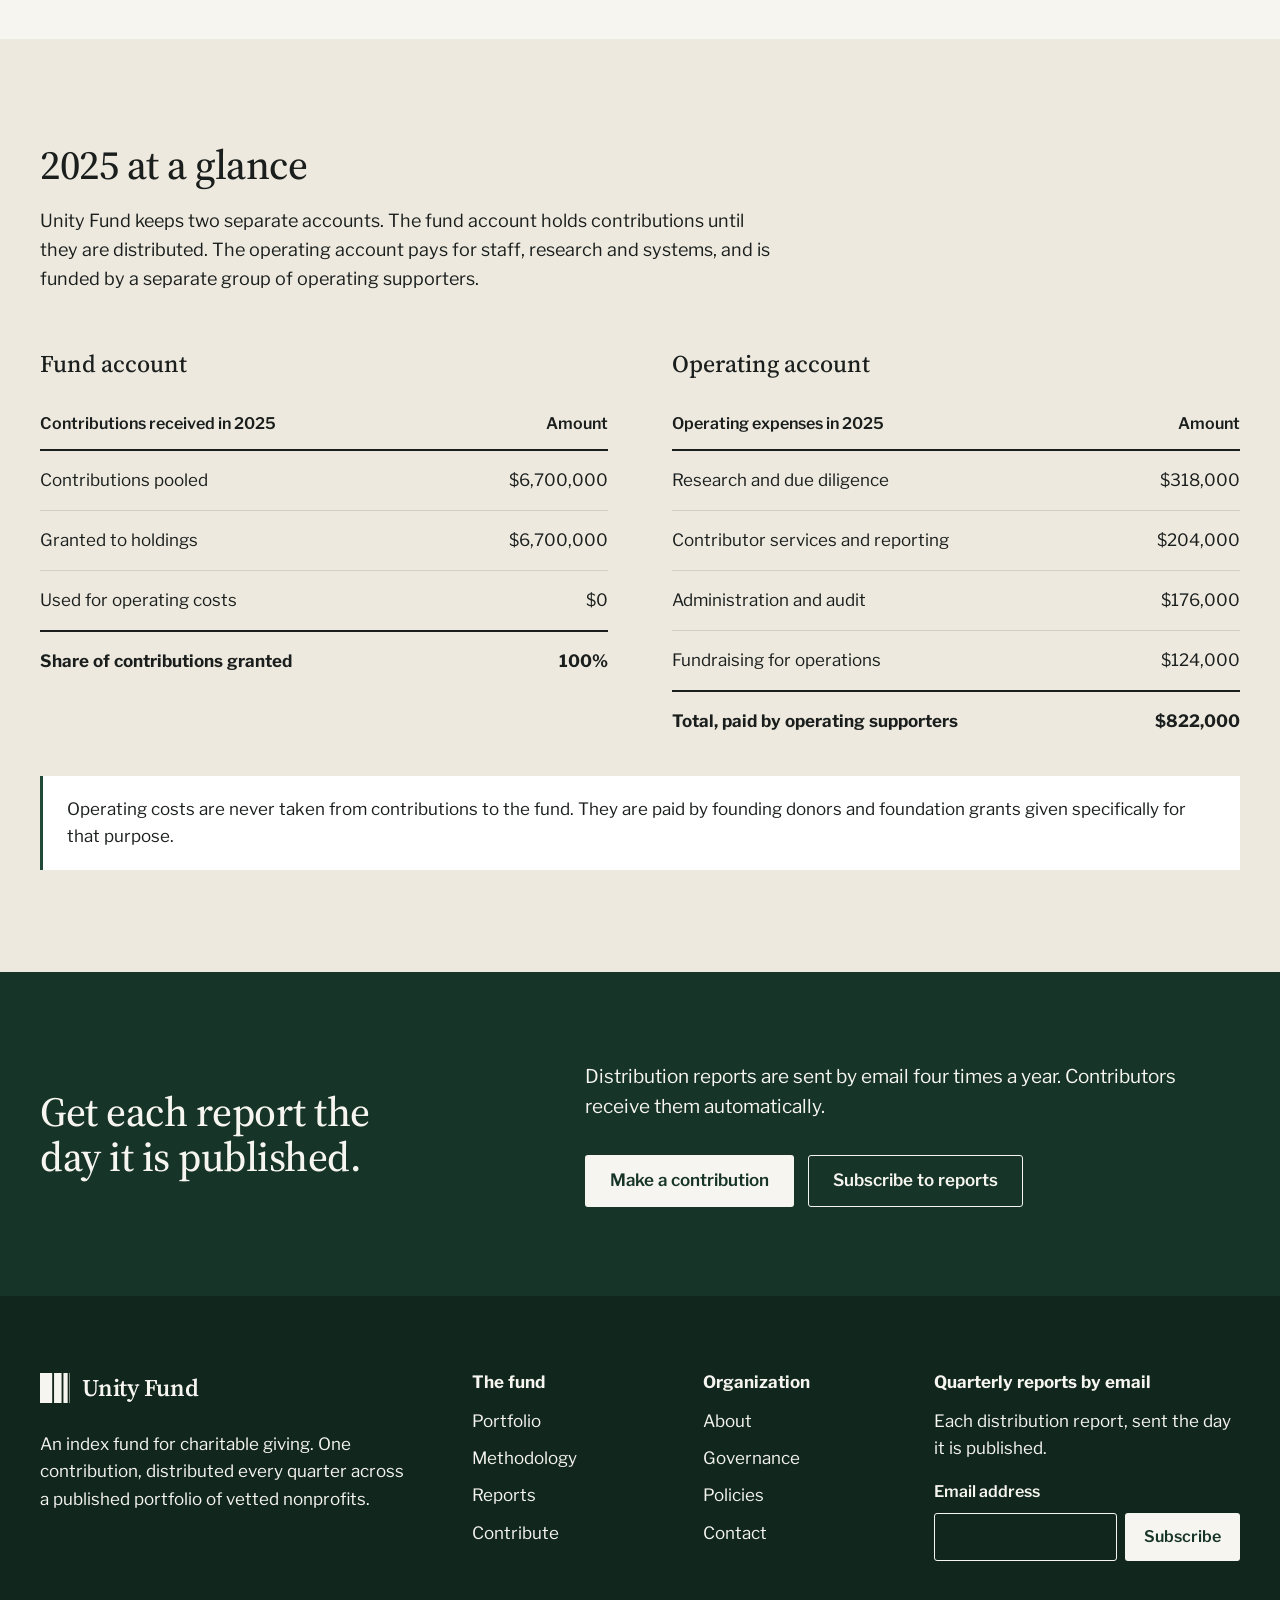
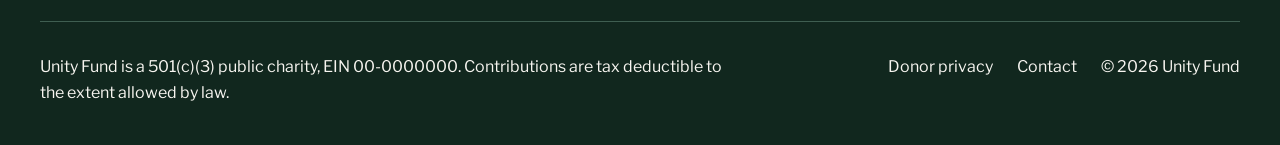
<file: reports.html>
<!doctype html>
<html lang="en">
<head>
  <meta charset="utf-8">
  <meta name="viewport" content="width=device-width, initial-scale=1">
  <title>Reports | Unity Fund</title>
  <meta name="description" content="Unity Fund distribution reports, annual reports, audited financial statements and IRS filings.">
  <meta name="theme-color" content="#F7F5F0">
  <meta property="og:type" content="website">
  <meta property="og:site_name" content="Unity Fund">
  <meta property="og:title" content="Reports | Unity Fund">
  <meta property="og:description" content="Unity Fund distribution reports, annual reports, audited financial statements and IRS filings.">
  <link rel="icon" href="assets/img/favicon.svg" type="image/svg+xml">
  <link rel="preload" href="assets/fonts/libre-franklin-latin.woff2" as="font" type="font/woff2" crossorigin>
  <link rel="preload" href="assets/fonts/source-serif-4-latin.woff2" as="font" type="font/woff2" crossorigin>
  <link rel="stylesheet" href="assets/css/styles.css">
</head>
<body>
  <a class="skip-link" href="#main">Skip to content</a>

  <header class="site-header">
    <div class="container header-inner">
      <a class="brand" href="index.html">
        <svg class="brand-mark" viewBox="0 0 32 32" aria-hidden="true" focusable="false"><path fill="currentColor" d="M0 0h13v32H0zM15 0h8v32h-8zM25 0h4.5v32H25zM31.5 0H32v32h-.5z"/></svg>
        <span class="brand-name">Unity Fund</span>
      </a>
      <button class="nav-toggle" type="button" aria-expanded="false" aria-controls="site-nav">
        <span class="nav-toggle-bars" aria-hidden="true"></span>
        Menu
      </button>
      <nav id="site-nav" class="site-nav" aria-label="Main">
        <ul>
          <li><a href="portfolio.html">Portfolio</a></li>
          <li><a href="methodology.html">Methodology</a></li>
          <li><a href="reports.html" aria-current="page">Reports</a></li>
          <li><a href="about.html">About</a></li>
        </ul>
        <a class="button button-primary button-small" href="contribute.html">Contribute</a>
      </nav>
    </div>
  </header>

  <main id="main">
    <header class="page-header">
      <div class="container">
        <ol class="breadcrumb">
          <li><a href="index.html">Home</a></li>
          <li aria-current="page">Reports</li>
        </ol>
        <h1 class="page-title">Reports and financials</h1>
        <p class="lead">Every distribution, every grant and every dollar of operating cost, published on a fixed schedule. Distribution reports appear within ten days of each payment date.</p>
        <dl class="stat-strip">
          <div><dt>Distributed since 2023</dt><dd data-fact="distributedToDate" data-format="short">$16.82M</dd></div>
          <div><dt>Quarterly distributions</dt><dd>14</dd></div>
          <div><dt>Grants made</dt><dd>486</dd></div>
          <div><dt>Fees on contributions</dt><dd>None</dd></div>
        </dl>
      </div>
    </header>

    <section class="section" aria-labelledby="history-title">
      <div class="container">
        <div class="section-head">
          <h2 class="section-title" id="history-title">Distribution history</h2>
          <p>The full amount pooled in each quarter, granted to every holding at its published weight. Distributions after the fourth quarter are the largest each year because of year-end giving.</p>
        </div>
        <div class="chart-block">
          <div class="chart-toolbar">
            <div>
              <h3>Quarterly distributions, 2023 to 2026</h3>
              <p class="chart-summary">Total granted to all holdings each quarter, in US dollars</p>
            </div>
            <div class="toggle-group" role="group" aria-label="Show distributions as" data-chart-toggle>
              <button type="button" data-view="chart" aria-pressed="true">Chart</button>
              <button type="button" data-view="table" aria-pressed="false">Table</button>
            </div>
          </div>
          <div data-view-chart>
            <div class="chart" data-dist-chart></div>
          </div>
          <div data-view-table hidden>
            <div class="table-wrap">
              <table class="data-table" data-dist-table>
                <caption class="visually-hidden">Quarterly distributions</caption>
                <thead>
                  <tr>
                    <th scope="col">Quarter</th>
                    <th scope="col">Paid</th>
                    <th scope="col" class="is-num">Grants</th>
                    <th scope="col" class="is-num">Amount</th>
                  </tr>
                </thead>
                <tbody></tbody>
                <tfoot>
                  <tr><th scope="row">Total</th><td></td><td></td><td class="is-num" data-dist-total></td></tr>
                </tfoot>
              </table>
            </div>
          </div>
        </div>
      </div>
    </section>

    <section class="section section-tint" aria-labelledby="quarterly-title">
      <div class="container split">
        <div>
          <h2 class="section-title" id="quarterly-title">Distribution reports</h2>
          <p>Each report lists every grant in the distribution, the weight it was based on and the date it was paid. Contributors also receive a personal statement showing how their own share was divided.</p>
          <p class="mt-md"><a class="text-link" href="mailto:hello@unityfund.org?subject=Earlier%20distribution%20reports">Request earlier reports</a></p>
        </div>
        <ul class="doc-list" data-report-list="8"></ul>
      </div>
    </section>

    <section class="section" aria-labelledby="annual-title">
      <div class="container">
        <div class="section-head">
          <h2 class="section-title" id="annual-title">Annual reports and filings</h2>
          <p>Financial statements are audited each year by an independent accounting firm. Our IRS Form 990 is filed annually and posted here once accepted.</p>
        </div>
        <div class="report-grid">
          <div>
            <h3 class="change-heading">Annual reports</h3>
            <ul class="doc-list">
              <li>
                <div><h3>2025 Annual Report</h3><p>Results, committee decisions and the year's changes to the portfolio.</p></div>
                <a class="doc-link" href="reports/unity-fund-annual-report-2025.pdf">PDF<span class="visually-hidden">, 2025 Annual Report</span></a>
              </li>
              <li>
                <div><h3>2024 Annual Report</h3><p>The fund's second year, including its first full rebalance.</p></div>
                <a class="doc-link" href="reports/unity-fund-annual-report-2024.pdf">PDF<span class="visually-hidden">, 2024 Annual Report</span></a>
              </li>
              <li>
                <div><h3>2023 Annual Report</h3><p>The founding year and the first four distributions.</p></div>
                <a class="doc-link" href="reports/unity-fund-annual-report-2023.pdf">PDF<span class="visually-hidden">, 2023 Annual Report</span></a>
              </li>
            </ul>
          </div>
          <div>
            <h3 class="change-heading">Financial statements and tax filings</h3>
            <ul class="doc-list">
              <li>
                <div><h3>Audited financial statements, 2025</h3><p>Independent auditor's report with statements of activities and financial position.</p></div>
                <a class="doc-link" href="reports/unity-fund-audited-financials-2025.pdf">PDF<span class="visually-hidden">, audited financial statements 2025</span></a>
              </li>
              <li>
                <div><h3>Audited financial statements, 2024</h3><p>Independent auditor's report with statements of activities and financial position.</p></div>
                <a class="doc-link" href="reports/unity-fund-audited-financials-2024.pdf">PDF<span class="visually-hidden">, audited financial statements 2024</span></a>
              </li>
              <li>
                <div><h3>IRS Form 990, 2024</h3><p>Return of Organization Exempt From Income Tax.</p></div>
                <a class="doc-link" href="reports/unity-fund-form-990-2024.pdf">PDF<span class="visually-hidden">, Form 990 for 2024</span></a>
              </li>
              <li>
                <div><h3>IRS determination letter</h3><p>Confirmation of 501(c)(3) public charity status.</p></div>
                <a class="doc-link" href="reports/unity-fund-determination-letter.pdf">PDF<span class="visually-hidden">, IRS determination letter</span></a>
              </li>
            </ul>
          </div>
        </div>
      </div>
    </section>

    <section class="section section-tint" aria-labelledby="summary-title">
      <div class="container">
        <div class="section-head">
          <h2 class="section-title" id="summary-title">2025 at a glance</h2>
          <p>Unity Fund keeps two separate accounts. The fund account holds contributions until they are distributed. The operating account pays for staff, research and systems, and is funded by a separate group of operating supporters.</p>
        </div>
        <div class="report-grid">
          <div class="table-wrap">
            <table class="data-table ledger">
              <caption>Fund account</caption>
              <thead>
                <tr><th scope="col">Contributions received in 2025</th><th scope="col" class="is-num">Amount</th></tr>
              </thead>
              <tbody>
                <tr><th scope="row">Contributions pooled</th><td class="is-num">$6,700,000</td></tr>
                <tr><th scope="row">Granted to holdings</th><td class="is-num">$6,700,000</td></tr>
                <tr><th scope="row">Used for operating costs</th><td class="is-num">$0</td></tr>
              </tbody>
              <tfoot>
                <tr><th scope="row">Share of contributions granted</th><td class="is-num">100%</td></tr>
              </tfoot>
            </table>
          </div>
          <div class="table-wrap">
            <table class="data-table ledger">
              <caption>Operating account</caption>
              <thead>
                <tr><th scope="col">Operating expenses in 2025</th><th scope="col" class="is-num">Amount</th></tr>
              </thead>
              <tbody>
                <tr><th scope="row">Research and due diligence</th><td class="is-num">$318,000</td></tr>
                <tr><th scope="row">Contributor services and reporting</th><td class="is-num">$204,000</td></tr>
                <tr><th scope="row">Administration and audit</th><td class="is-num">$176,000</td></tr>
                <tr><th scope="row">Fundraising for operations</th><td class="is-num">$124,000</td></tr>
              </tbody>
              <tfoot>
                <tr><th scope="row">Total, paid by operating supporters</th><td class="is-num">$822,000</td></tr>
              </tfoot>
            </table>
          </div>
        </div>
        <p class="note">Operating costs are never taken from contributions to the fund. They are paid by founding donors and foundation grants given specifically for that purpose.</p>
      </div>
    </section>

    <section class="cta-band" aria-labelledby="cta-title">
      <div class="container split">
        <h2 class="section-title" id="cta-title">Get each report the day it is published.</h2>
        <div>
          <p>Distribution reports are sent by email four times a year. Contributors receive them automatically.</p>
          <div class="button-row mt-md">
            <a class="button button-light" href="contribute.html">Make a contribution</a>
            <a class="button button-outline-light" href="#signup-email">Subscribe to reports</a>
          </div>
        </div>
      </div>
    </section>
  </main>

  <footer class="site-footer">
    <div class="container">
      <div class="footer-top">
        <div class="footer-brand">
          <a class="brand" href="index.html">
            <svg class="brand-mark" viewBox="0 0 32 32" aria-hidden="true" focusable="false"><path fill="currentColor" d="M0 0h13v32H0zM15 0h8v32h-8zM25 0h4.5v32H25zM31.5 0H32v32h-.5z"/></svg>
            <span class="brand-name">Unity Fund</span>
          </a>
          <p>An index fund for charitable giving. One contribution, distributed every quarter across a published portfolio of vetted nonprofits.</p>
        </div>
        <div class="footer-cols">
          <div>
            <h2>The fund</h2>
            <ul>
              <li><a href="portfolio.html">Portfolio</a></li>
              <li><a href="methodology.html">Methodology</a></li>
              <li><a href="reports.html">Reports</a></li>
              <li><a href="contribute.html">Contribute</a></li>
            </ul>
          </div>
          <div>
            <h2>Organization</h2>
            <ul>
              <li><a href="about.html">About</a></li>
              <li><a href="about.html#governance">Governance</a></li>
              <li><a href="about.html#policies">Policies</a></li>
              <li><a href="about.html#contact">Contact</a></li>
            </ul>
          </div>
          <div>
            <h2>Quarterly reports by email</h2>
            <p>Each distribution report, sent the day it is published.</p>
            <form class="signup" data-signup novalidate>
              <label class="signup-label" for="signup-email">Email address</label>
              <div class="signup-row">
                <input id="signup-email" type="email" autocomplete="email">
                <button class="button button-light button-small" type="submit">Subscribe</button>
              </div>
              <p class="signup-status" role="status"></p>
            </form>
          </div>
        </div>
      </div>
      <div class="footer-bottom">
        <p>Unity Fund is a 501(c)(3) public charity, EIN 00-0000000. Contributions are tax deductible to the extent allowed by law.</p>
        <ul class="footer-legal">
          <li><a href="about.html#policies">Donor privacy</a></li>
          <li><a href="about.html#contact">Contact</a></li>
          <li>&copy; 2026 Unity Fund</li>
        </ul>
      </div>
    </div>
  </footer>

  <script src="assets/js/data.js"></script>
  <script src="assets/js/main.js"></script>
</body>
</html>
</file>
<file: assets/css/styles.css>
/* ==========================================================================
   Unity Fund
   Type: Source Serif 4 (headings), Libre Franklin (text and interface)
   ========================================================================== */

/* Fonts are self-hosted (SIL Open Font License). */
@font-face {
  font-family: "Libre Franklin";
  font-style: normal;
  font-weight: 400 700;
  font-display: swap;
  src: url("../fonts/libre-franklin-latin-ext.woff2") format("woff2");
  unicode-range: U+0100-02BA, U+02BD-02C5, U+02C7-02CC, U+02CE-02D7, U+02DD-02FF, U+0304, U+0308, U+0329, U+1D00-1DBF, U+1E00-1E9F, U+1EF2-1EFF, U+2020, U+20A0-20AB, U+20AD-20C0, U+2113, U+2C60-2C7F, U+A720-A7FF;
}
@font-face {
  font-family: "Libre Franklin";
  font-style: normal;
  font-weight: 400 700;
  font-display: swap;
  src: url("../fonts/libre-franklin-latin.woff2") format("woff2");
  unicode-range: U+0000-00FF, U+0131, U+0152-0153, U+02BB-02BC, U+02C6, U+02DA, U+02DC, U+0304, U+0308, U+0329, U+2000-206F, U+20AC, U+2122, U+2191, U+2193, U+2212, U+2215, U+FEFF, U+FFFD;
}
@font-face {
  font-family: "Source Serif 4";
  font-style: normal;
  font-weight: 400 600;
  font-display: swap;
  src: url("../fonts/source-serif-4-latin-ext.woff2") format("woff2");
  unicode-range: U+0100-02BA, U+02BD-02C5, U+02C7-02CC, U+02CE-02D7, U+02DD-02FF, U+0304, U+0308, U+0329, U+1D00-1DBF, U+1E00-1E9F, U+1EF2-1EFF, U+2020, U+20A0-20AB, U+20AD-20C0, U+2113, U+2C60-2C7F, U+A720-A7FF;
}
@font-face {
  font-family: "Source Serif 4";
  font-style: normal;
  font-weight: 400 600;
  font-display: swap;
  src: url("../fonts/source-serif-4-latin.woff2") format("woff2");
  unicode-range: U+0000-00FF, U+0131, U+0152-0153, U+02BB-02BC, U+02C6, U+02DA, U+02DC, U+0304, U+0308, U+0329, U+2000-206F, U+20AC, U+2122, U+2191, U+2193, U+2212, U+2215, U+FEFF, U+FFFD;
}

:root {
  --paper: #F7F5F0;
  --paper-deep: #EDE9DF;
  --surface: #FFFFFF;
  --ink: #1A1E1C;
  --green: #1F4A3A;
  --green-hover: #163A2D;
  --green-dark: #173428;
  --green-deepest: #11271E;
  --rule: #D5CFC1;
  --rule-on-dark: #3F5E51;
  --ochre: #B5812F;
  --error: #9E2A1F;

  --serif: "Source Serif 4", "Source Serif Pro", Georgia, "Times New Roman", serif;
  --sans: "Libre Franklin", "Franklin Gothic Medium", "Helvetica Neue", Arial, sans-serif;

  --container: 1240px;
  --gutter: 40px;
  --section: clamp(4.5rem, 8vw, 7.5rem);
  --radius: 3px;
}

@media (max-width: 760px) {
  :root { --gutter: 20px; }
}

/* Reset and base ------------------------------------------------------- */

*, *::before, *::after { box-sizing: border-box; }

html {
  -webkit-text-size-adjust: 100%;
  text-size-adjust: 100%;
}

@media (prefers-reduced-motion: no-preference) {
  html { scroll-behavior: smooth; }
}

body {
  margin: 0;
  background: var(--paper);
  color: var(--ink);
  font-family: var(--sans);
  font-size: 1.125rem;
  line-height: 1.6;
  text-rendering: optimizeLegibility;
  -webkit-font-smoothing: antialiased;
  -moz-osx-font-smoothing: grayscale;
}

img, svg { display: block; max-width: 100%; }

h1, h2, h3, h4 {
  margin: 0;
  font-family: var(--serif);
  font-weight: 500;
  line-height: 1.12;
  letter-spacing: -0.012em;
  font-optical-sizing: auto;
  text-wrap: balance;
}

p { margin: 0 0 1em; text-wrap: pretty; }
p:last-child { margin-bottom: 0; }

ul, ol { margin: 0; padding: 0; }

a { color: var(--green); text-underline-offset: 0.2em; text-decoration-thickness: 1px; }
a:hover { text-decoration-thickness: 2px; }

strong { font-weight: 600; }

:focus-visible {
  outline: 3px solid var(--ochre);
  outline-offset: 2px;
}

::selection { background: #D9E4DC; color: var(--ink); }

.visually-hidden {
  position: absolute !important;
  width: 1px; height: 1px;
  padding: 0; margin: -1px;
  overflow: hidden;
  clip: rect(0 0 0 0);
  white-space: nowrap;
  border: 0;
}

.skip-link {
  position: absolute;
  left: var(--gutter);
  top: -100px;
  z-index: 100;
  padding: 0.75rem 1rem;
  background: var(--ink);
  color: var(--paper);
  font-weight: 600;
  text-decoration: none;
}
.skip-link:focus { top: 12px; }

.container {
  width: 100%;
  max-width: calc(var(--container) + var(--gutter) * 2);
  margin: 0 auto;
  padding: 0 var(--gutter);
}

/* Type scale ----------------------------------------------------------- */

.display {
  font-size: clamp(2.75rem, 4.2vw + 1.2rem, 5.25rem);
  line-height: 1.02;
  letter-spacing: -0.022em;
  font-weight: 500;
}

.page-title {
  font-size: clamp(2.5rem, 3.4vw + 1.1rem, 4.25rem);
  line-height: 1.04;
  letter-spacing: -0.02em;
}

.section-title {
  font-size: clamp(2rem, 1.6vw + 1.3rem, 2.875rem);
  line-height: 1.1;
}

.lead {
  font-size: clamp(1.1875rem, 0.4vw + 1.05rem, 1.375rem);
  line-height: 1.55;
  max-width: 40em;
}

.prose { max-width: 42em; }
.prose p + p { margin-top: 0; }
.prose h3 {
  font-size: 1.5rem;
  margin: 2.25rem 0 0.75rem;
}
.prose ul, .prose ol { padding-left: 1.25em; margin: 0 0 1.25em; }
.prose li { margin-bottom: 0.5em; }
.prose li::marker { color: var(--green); }

.num { font-variant-numeric: tabular-nums; }

/* Links and buttons ---------------------------------------------------- */

.button {
  display: inline-flex;
  align-items: center;
  justify-content: center;
  gap: 0.5rem;
  min-height: 52px;
  padding: 0.875rem 1.5rem;
  border: 1px solid transparent;
  border-radius: var(--radius);
  font-family: var(--sans);
  font-size: 1.0625rem;
  font-weight: 600;
  line-height: 1.2;
  text-decoration: none;
  cursor: pointer;
  transition: background-color 0.15s ease, color 0.15s ease, border-color 0.15s ease;
}

.button-primary { background: var(--green); color: var(--paper); }
.button-primary:hover { background: var(--green-hover); }

.button-outline { border-color: var(--ink); color: var(--ink); background: transparent; }
.button-outline:hover { background: var(--ink); color: var(--paper); }

.button-light { background: var(--paper); color: var(--green-dark); }
.button-light:hover { background: #FFFFFF; }

.button-outline-light { border-color: var(--paper); color: var(--paper); background: transparent; }
.button-outline-light:hover { background: var(--paper); color: var(--green-dark); }

.button-small { min-height: 44px; padding: 0.625rem 1.125rem; font-size: 1rem; }

.button-row {
  display: flex;
  flex-wrap: wrap;
  gap: 0.875rem;
  align-items: center;
}

.text-link {
  font-weight: 600;
  color: var(--green);
  text-decoration: underline;
  text-underline-offset: 0.25em;
}

/* Header --------------------------------------------------------------- */

.site-header {
  position: sticky;
  top: 0;
  z-index: 50;
  background: var(--paper);
  border-bottom: 1px solid var(--rule);
}

.header-inner {
  display: flex;
  align-items: center;
  justify-content: space-between;
  gap: 2rem;
  min-height: 80px;
}

.brand {
  display: inline-flex;
  align-items: center;
  gap: 0.75rem;
  color: var(--ink);
  text-decoration: none;
}
.brand-mark { width: 30px; height: 30px; color: var(--green); flex: none; }
.brand-name {
  font-family: var(--serif);
  font-size: 1.5rem;
  font-weight: 600;
  letter-spacing: -0.01em;
  line-height: 1;
}

.site-nav {
  display: flex;
  align-items: center;
  gap: 2.5rem;
}
.site-nav ul {
  display: flex;
  gap: 2rem;
  list-style: none;
}
.site-nav a:not(.button) {
  color: var(--ink);
  font-size: 1.0625rem;
  font-weight: 500;
  text-decoration: none;
  padding: 0.5rem 0;
  border-bottom: 2px solid transparent;
}
.site-nav a:not(.button):hover { border-bottom-color: var(--rule); }
.site-nav a[aria-current="page"] { border-bottom-color: var(--green); }

.nav-toggle {
  display: none;
  align-items: center;
  gap: 0.625rem;
  min-height: 44px;
  padding: 0 0.875rem;
  border: 1px solid var(--ink);
  border-radius: var(--radius);
  background: transparent;
  color: var(--ink);
  font: 600 1rem/1 var(--sans);
  cursor: pointer;
}
.nav-toggle-bars { position: relative; width: 16px; height: 10px; }
.nav-toggle-bars::before, .nav-toggle-bars::after {
  content: "";
  position: absolute;
  left: 0; right: 0;
  height: 2px;
  background: currentColor;
  transition: transform 0.2s ease, top 0.2s ease;
}
.nav-toggle-bars::before { top: 0; }
.nav-toggle-bars::after { top: 8px; }
.nav-toggle[aria-expanded="true"] .nav-toggle-bars::before { top: 4px; transform: rotate(45deg); }
.nav-toggle[aria-expanded="true"] .nav-toggle-bars::after { top: 4px; transform: rotate(-45deg); }

@media (max-width: 960px) {
  .nav-toggle { display: inline-flex; }
  .site-nav {
    display: none;
    position: absolute;
    top: 100%;
    left: 0; right: 0;
    flex-direction: column;
    align-items: stretch;
    gap: 1.5rem;
    padding: 1rem var(--gutter) 2rem;
    background: var(--paper);
    border-bottom: 1px solid var(--rule);
  }
  .site-nav.is-open { display: flex; }
  .site-nav ul { flex-direction: column; gap: 0; }
  .site-nav li { border-bottom: 1px solid var(--rule); }
  .site-nav a:not(.button) {
    display: block;
    padding: 1rem 0;
    font-size: 1.25rem;
    border-bottom: 0;
  }
  .site-nav a[aria-current="page"] { color: var(--green); font-weight: 600; }
}

/* Sections ------------------------------------------------------------- */

.section { padding: var(--section) 0; }
.section + .section { border-top: 1px solid var(--rule); }
.section-tint { background: var(--paper-deep); }
.section-tint + .section, .section + .section-tint { border-top: 0; }

.split {
  display: grid;
  grid-template-columns: minmax(0, 5fr) minmax(0, 7fr);
  gap: clamp(2.5rem, 6vw, 6rem);
  align-items: start;
}
.split-even { grid-template-columns: minmax(0, 1fr) minmax(0, 1fr); }

.section-head { max-width: 46rem; margin-bottom: clamp(2.5rem, 4vw, 3.5rem); }
.section-head .section-title + p { margin-top: 1.25rem; }
.section-head-row {
  display: flex;
  justify-content: space-between;
  align-items: flex-end;
  gap: 2rem;
  flex-wrap: wrap;
  margin-bottom: clamp(2rem, 3.5vw, 3rem);
}
.section-head-row .section-head { margin-bottom: 0; }

.split .section-title + p { margin-top: 1.25rem; }

@media (max-width: 960px) {
  .split, .split-even { grid-template-columns: minmax(0, 1fr); }
}

/* Page header (inner pages) ------------------------------------------- */

.page-header {
  padding: clamp(3.5rem, 7vw, 6.5rem) 0 clamp(3rem, 5vw, 4.5rem);
  border-bottom: 1px solid var(--rule);
}
.page-header .lead { margin-top: 1.5rem; }

.breadcrumb {
  display: flex;
  gap: 0.5rem;
  margin-bottom: 1.75rem;
  font-size: 1rem;
  font-weight: 500;
  list-style: none;
}
.breadcrumb a { color: var(--ink); }
.breadcrumb li + li::before { content: "/"; margin-right: 0.5rem; }

/* Hero ----------------------------------------------------------------- */

.hero { padding: clamp(3.5rem, 7vw, 6.5rem) 0 var(--section); }

.hero-grid {
  display: grid;
  grid-template-columns: minmax(0, 7fr) minmax(0, 5fr);
  gap: clamp(2.5rem, 6vw, 6rem);
  align-items: center;
}

.hero .display { max-width: 11em; }
.hero .lead { margin-top: 1.75rem; }
.hero .button-row { margin-top: 2.5rem; }

@media (max-width: 960px) {
  .hero-grid { grid-template-columns: minmax(0, 1fr); align-items: start; }
}

/* Fund facts panel ----------------------------------------------------- */

.facts {
  background: var(--surface);
  border-top: 4px solid var(--green);
  padding: 1.75rem 2rem 0.75rem;
}

.facts-head {
  display: flex;
  justify-content: space-between;
  align-items: baseline;
  gap: 1rem;
  flex-wrap: wrap;
  padding-bottom: 1.25rem;
}
.facts-head h2 {
  font-family: var(--sans);
  font-size: 1.125rem;
  font-weight: 700;
  letter-spacing: 0;
}
.facts-head p { font-size: 1rem; margin: 0; }

.facts-hero {
  padding: 1.25rem 0 1.5rem;
  border-top: 1px solid var(--rule);
}
.facts-hero-value {
  display: block;
  font-family: var(--sans);
  font-size: clamp(2.75rem, 3vw + 1.25rem, 3.5rem);
  font-weight: 600;
  line-height: 1;
  letter-spacing: -0.02em;
  color: var(--green);
}
.facts-hero-label { display: block; margin-top: 0.625rem; font-size: 1.0625rem; }

.facts dl { margin: 0; }
.facts-row {
  display: flex;
  justify-content: space-between;
  align-items: baseline;
  gap: 1.5rem;
  padding: 0.875rem 0;
  border-top: 1px solid var(--rule);
  font-size: 1.0625rem;
}
.facts-row dt { font-weight: 400; }
.facts-row dd { margin: 0; font-weight: 600; text-align: right; }

/* Allocation bar ------------------------------------------------------- */

.alloc-bar {
  display: flex;
  gap: 2px;
  height: 24px;
  width: 100%;
}
.alloc-bar-lg { height: 24px; }

.alloc-seg {
  display: block;
  height: 100%;
  min-width: 2px;
  border: 0;
  padding: 0;
  cursor: default;
  transition: opacity 0.15s ease;
}
.alloc-seg:first-child { border-radius: 4px 0 0 4px; }
.alloc-seg:last-child { border-radius: 0 4px 4px 0; }

.alloc-bar.has-focus .alloc-seg:not(.is-active) { opacity: 0.28; }

.swatch {
  display: inline-block;
  width: 12px;
  height: 12px;
  border-radius: 2px;
  flex: none;
}

.alloc-scale {
  display: flex;
  justify-content: space-between;
  margin-top: 0.625rem;
  font-size: 0.9375rem;
  font-variant-numeric: tabular-nums;
}

/* Legend grid (portfolio page) */
.alloc-legend {
  display: grid;
  grid-template-columns: repeat(4, minmax(0, 1fr));
  gap: 0 2rem;
  margin-top: 2rem;
  list-style: none;
}
.alloc-legend li {
  display: grid;
  grid-template-columns: auto 1fr auto;
  align-items: baseline;
  gap: 0.75rem;
  padding: 0.875rem 0;
  border-top: 1px solid var(--rule);
  font-size: 1.0625rem;
  cursor: default;
}
.alloc-legend .swatch { transform: translateY(1px); }
.alloc-legend strong { font-variant-numeric: tabular-nums; }
.alloc-legend li.is-active { background: transparent; }
.alloc-legend li.is-active span:nth-child(2) { text-decoration: underline; text-underline-offset: 0.2em; }

@media (max-width: 1100px) { .alloc-legend { grid-template-columns: repeat(2, minmax(0, 1fr)); } }
@media (max-width: 560px) { .alloc-legend { grid-template-columns: minmax(0, 1fr); } }

/* Tooltip */
.tooltip {
  position: fixed;
  z-index: 80;
  pointer-events: none;
  min-width: 180px;
  max-width: 280px;
  padding: 0.75rem 0.875rem;
  background: var(--ink);
  color: var(--paper);
  border-radius: var(--radius);
  font-size: 0.9375rem;
  line-height: 1.4;
  opacity: 0;
  transform: translateY(4px);
  transition: opacity 0.12s ease, transform 0.12s ease;
}
.tooltip.is-visible { opacity: 1; transform: translateY(0); }
.tooltip-value { display: block; font-size: 1.125rem; font-weight: 700; font-variant-numeric: tabular-nums; }
.tooltip-label { display: flex; align-items: center; gap: 0.5rem; margin-top: 0.25rem; }
.tooltip-key { width: 14px; height: 3px; border-radius: 2px; flex: none; }

/* Calculator ----------------------------------------------------------- */

.calc { margin-top: 2.25rem; }
.calc-label {
  display: block;
  font-weight: 600;
  font-size: 1.0625rem;
  margin-bottom: 0.625rem;
}
.money-input {
  display: flex;
  align-items: center;
  max-width: 320px;
  background: var(--surface);
  border: 1px solid var(--ink);
  border-radius: var(--radius);
}
.money-input:focus-within { outline: 3px solid var(--ochre); outline-offset: 2px; }
.money-input span {
  padding-left: 1rem;
  font-size: 1.5rem;
  font-weight: 500;
}
.money-input input {
  width: 100%;
  min-width: 0;
  padding: 0.75rem 1rem 0.75rem 0.375rem;
  border: 0;
  background: transparent;
  color: var(--ink);
  font: 600 1.5rem/1.2 var(--sans);
  font-variant-numeric: tabular-nums;
  outline: none;
}

.presets {
  display: flex;
  flex-wrap: wrap;
  gap: 0.5rem;
  margin-top: 0.875rem;
}
.preset {
  min-height: 44px;
  padding: 0.5rem 1rem;
  border: 1px solid var(--rule);
  border-radius: var(--radius);
  background: transparent;
  color: var(--ink);
  font: 600 1rem/1 var(--sans);
  font-variant-numeric: tabular-nums;
  cursor: pointer;
}
.preset:hover { border-color: var(--ink); }
.preset[aria-pressed="true"] { background: var(--ink); border-color: var(--ink); color: var(--paper); }

/* Tables --------------------------------------------------------------- */

.table-wrap {
  width: 100%;
  overflow-x: auto;
  -webkit-overflow-scrolling: touch;
}

.data-table {
  width: 100%;
  border-collapse: collapse;
  font-size: 1.0625rem;
}
.data-table caption {
  text-align: left;
  font-family: var(--serif);
  font-size: 1.5rem;
  font-weight: 500;
  padding-bottom: 1rem;
}
.data-table th, .data-table td {
  padding: 1rem 1.5rem 1rem 0;
  text-align: left;
  vertical-align: top;
}
.data-table th:last-child, .data-table td:last-child { padding-right: 0; }
.data-table thead th {
  padding-top: 0.75rem;
  padding-bottom: 0.75rem;
  border-bottom: 2px solid var(--ink);
  font-size: 1rem;
  font-weight: 600;
  white-space: nowrap;
  vertical-align: bottom;
}
.data-table tbody td, .data-table tbody th { border-bottom: 1px solid var(--rule); }
.data-table tbody th { font-weight: 600; }
.data-table tfoot td, .data-table tfoot th {
  border-top: 2px solid var(--ink);
  font-weight: 700;
}
.data-table .is-num { text-align: right; font-variant-numeric: tabular-nums; white-space: nowrap; }
.data-table tbody tr { transition: background-color 0.12s ease; }
.data-table tbody tr.is-active { background: var(--paper-deep); }
.section-tint .data-table tbody tr.is-active { background: var(--paper); }

.cell-name { display: flex; align-items: baseline; gap: 0.75rem; }
.cell-name .swatch { transform: translateY(1px); }
.cell-org { font-weight: 600; }
.cell-about { display: block; margin-top: 0.25rem; font-weight: 400; font-size: 1rem; line-height: 1.5; max-width: 34em; }

.weight-cell {
  display: flex;
  align-items: center;
  justify-content: flex-end;
  gap: 0.875rem;
}
.weight-track { width: 88px; height: 6px; flex: none; background: transparent; }
.weight-fill { display: block; height: 100%; border-radius: 0 3px 3px 0; }

.sort-button {
  display: inline-flex;
  align-items: center;
  gap: 0.375rem;
  padding: 0;
  border: 0;
  background: transparent;
  color: inherit;
  font: inherit;
  cursor: pointer;
}
.sort-button::after {
  content: "";
  width: 0; height: 0;
  border-left: 4px solid transparent;
  border-right: 4px solid transparent;
  border-top: 5px solid currentColor;
  opacity: 0.25;
}
th[aria-sort="ascending"] .sort-button::after { opacity: 1; transform: rotate(180deg); }
th[aria-sort="descending"] .sort-button::after { opacity: 1; }
.is-num .sort-button { flex-direction: row-reverse; }

@media (max-width: 760px) {
  .hide-sm { display: none; }
  .data-table { font-size: 1rem; }
  .data-table th, .data-table td { padding-right: 1rem; }
  .weight-track { width: 48px; }
}

/* Steps ---------------------------------------------------------------- */

.steps {
  display: grid;
  grid-template-columns: repeat(4, minmax(0, 1fr));
  gap: 2.5rem;
  list-style: none;
  counter-reset: step;
}
.steps li {
  padding-top: 1.5rem;
  border-top: 2px solid var(--ink);
  counter-increment: step;
}
.steps li::before {
  content: counter(step);
  display: block;
  font-family: var(--serif);
  font-size: 3rem;
  font-weight: 400;
  line-height: 1;
  color: var(--green);
  margin-bottom: 1.5rem;
}
.steps h3 { font-size: 1.5rem; margin-bottom: 0.75rem; }

@media (max-width: 1024px) { .steps { grid-template-columns: repeat(2, minmax(0, 1fr)); row-gap: 3rem; } }
@media (max-width: 600px) { .steps { grid-template-columns: minmax(0, 1fr); } }

/* Criteria list -------------------------------------------------------- */

.criteria { list-style: none; counter-reset: crit; }
.criteria li {
  display: grid;
  grid-template-columns: 3rem minmax(0, 1fr);
  gap: 0.5rem 1rem;
  padding: 1.5rem 0;
  border-top: 1px solid var(--rule);
  counter-increment: crit;
  align-items: baseline;
}
.criteria li:last-child { border-bottom: 1px solid var(--rule); }
.criteria li::before {
  content: counter(crit);
  font-family: var(--serif);
  font-size: 1.75rem;
  line-height: 1.1;
  color: var(--green);
}
.criteria h3 { font-size: 1.375rem; margin-bottom: 0.5rem; }

.limits {
  display: grid;
  grid-template-columns: repeat(4, minmax(0, 1fr));
  margin-top: 3rem;
  border-top: 2px solid var(--ink);
}
.limits div { padding: 1.25rem 1.5rem 0 0; }
.limits div + div { padding-left: 1.5rem; border-left: 1px solid var(--rule); }
.limits dt { font-size: 1rem; font-weight: 500; }
.limits dd {
  margin: 0.375rem 0 0;
  font-size: 2rem;
  font-weight: 600;
  line-height: 1.1;
  letter-spacing: -0.01em;
}
@media (max-width: 760px) {
  .limits { grid-template-columns: repeat(2, minmax(0, 1fr)); }
  .limits div:nth-child(3) { padding-left: 0; border-left: 0; }
  .limits div:nth-child(n+3) { margin-top: 1.25rem; border-top: 1px solid var(--rule); }
}

/* Stat strip ----------------------------------------------------------- */

.stat-strip {
  display: grid;
  grid-template-columns: repeat(4, minmax(0, 1fr));
  margin-top: clamp(2.5rem, 4vw, 3.5rem);
  border-top: 2px solid var(--ink);
}
.stat-strip > div { padding: 1.25rem 1.5rem 0 0; }
.stat-strip > div + div { padding-left: 1.5rem; border-left: 1px solid var(--rule); }
.stat-strip dt { font-size: 1.0625rem; }
.stat-strip dd {
  margin: 0.5rem 0 0;
  font-size: clamp(2rem, 1.5vw + 1.25rem, 2.625rem);
  font-weight: 600;
  line-height: 1;
  letter-spacing: -0.015em;
}
@media (max-width: 860px) {
  .stat-strip { grid-template-columns: repeat(2, minmax(0, 1fr)); }
  .stat-strip > div:nth-child(3) { padding-left: 0; border-left: 0; }
  .stat-strip > div:nth-child(n+3) { margin-top: 1.5rem; padding-top: 1.5rem; border-top: 1px solid var(--rule); }
}

/* Chart ---------------------------------------------------------------- */

.chart-block { margin-top: 0.5rem; }
.chart-toolbar {
  display: flex;
  justify-content: space-between;
  align-items: center;
  gap: 1rem;
  flex-wrap: wrap;
  margin-bottom: 1.5rem;
}
.chart-toolbar h3 { font-size: 1.5rem; }
.chart-summary { font-size: 1.0625rem; margin-top: 0.375rem; }

.toggle-group {
  display: inline-flex;
  border: 1px solid var(--ink);
  border-radius: var(--radius);
  overflow: hidden;
}
.toggle-group button {
  min-height: 40px;
  padding: 0.375rem 1rem;
  border: 0;
  background: transparent;
  color: var(--ink);
  font: 600 0.9375rem/1 var(--sans);
  cursor: pointer;
}
.toggle-group button + button { border-left: 1px solid var(--ink); }
.toggle-group button[aria-pressed="true"] { background: var(--ink); color: var(--paper); }

.chart { position: relative; width: 100%; }
.chart svg { width: 100%; height: auto; overflow: visible; }
.chart .grid-line { stroke: #E3DED2; stroke-width: 1; shape-rendering: crispEdges; }
.chart .axis-line { stroke: #BDB6A6; stroke-width: 1; shape-rendering: crispEdges; }
.chart .tick-label { fill: var(--ink); font-family: var(--sans); font-size: 15px; font-variant-numeric: tabular-nums; }
.chart .year-label { fill: var(--ink); font-family: var(--sans); font-size: 15px; font-weight: 600; }
.chart .value-label { fill: var(--ink); font-family: var(--sans); font-size: 15px; font-weight: 600; font-variant-numeric: tabular-nums; }
.chart .bar { fill: var(--green); transition: fill 0.12s ease; }
.chart .bar-hit { fill: transparent; cursor: default; outline: none; }
.chart .bar-hit:focus-visible { stroke: var(--ochre); stroke-width: 3; }
.chart .is-hover .bar { fill: #2F6B55; }

/* FAQ ------------------------------------------------------------------ */

.faq { border-top: 2px solid var(--ink); }
.faq details { border-bottom: 1px solid var(--rule); }
.faq summary {
  position: relative;
  display: block;
  padding: 1.5rem 3rem 1.5rem 0;
  font-family: var(--serif);
  font-size: 1.375rem;
  font-weight: 500;
  line-height: 1.3;
  list-style: none;
  cursor: pointer;
}
.faq summary::-webkit-details-marker { display: none; }
.faq summary::before, .faq summary::after {
  content: "";
  position: absolute;
  right: 4px;
  top: 50%;
  width: 16px;
  height: 2px;
  background: var(--ink);
  transition: transform 0.2s ease;
}
.faq summary::after { transform: rotate(90deg); }
.faq details[open] summary::after { transform: rotate(0deg); }
.faq details > div { padding: 0 3rem 1.75rem 0; max-width: 42em; }

/* Call to action band -------------------------------------------------- */

.cta-band {
  background: var(--green-dark);
  color: var(--paper);
  padding: clamp(4rem, 7vw, 6.5rem) 0;
}
.cta-band .split { align-items: center; }
.cta-band .section-title { color: var(--paper); max-width: 14em; }
.cta-band p { font-size: 1.1875rem; max-width: 32em; }

/* Footer --------------------------------------------------------------- */

.site-footer {
  background: var(--green-deepest);
  color: var(--paper);
  padding: clamp(3.5rem, 6vw, 5rem) 0 2.5rem;
  font-size: 1.0625rem;
}
.site-footer a { color: var(--paper); text-decoration: none; }
.site-footer a:hover { text-decoration: underline; }

.footer-top {
  display: grid;
  grid-template-columns: minmax(0, 4fr) minmax(0, 8fr);
  gap: 3rem;
  padding-bottom: 3rem;
  border-bottom: 1px solid var(--rule-on-dark);
}
.footer-brand .brand { color: var(--paper); }
.footer-brand .brand-mark { color: var(--paper); }
.footer-brand p { margin-top: 1.25rem; max-width: 22em; }

.footer-cols {
  display: grid;
  grid-template-columns: minmax(0, 1fr) minmax(0, 1fr) minmax(0, 1.6fr);
  gap: 2.5rem;
}
.footer-cols h2 {
  font-family: var(--sans);
  font-size: 1.0625rem;
  font-weight: 700;
  letter-spacing: 0;
  margin-bottom: 1rem;
}
.footer-cols ul { list-style: none; }
.footer-cols li + li { margin-top: 0.625rem; }

.signup { margin-top: 1rem; }
.signup-row { display: flex; gap: 0.5rem; }
.signup input {
  flex: 1;
  min-width: 0;
  min-height: 48px;
  padding: 0.625rem 0.875rem;
  border: 1px solid var(--paper);
  border-radius: var(--radius);
  background: transparent;
  color: var(--paper);
  font: 400 1rem/1.2 var(--sans);
}
.signup input::placeholder { color: var(--paper); opacity: 0.85; }
.signup .button { min-height: 48px; }
.signup-status { margin-top: 0.75rem; font-weight: 600; }

.footer-bottom {
  display: flex;
  justify-content: space-between;
  gap: 1.5rem 3rem;
  flex-wrap: wrap;
  padding-top: 2rem;
  font-size: 1rem;
}
.footer-bottom p { max-width: 44em; margin: 0; }
.footer-legal { display: flex; gap: 1.5rem; list-style: none; flex-wrap: wrap; }

@media (max-width: 960px) {
  .footer-top { grid-template-columns: minmax(0, 1fr); }
}
@media (max-width: 680px) {
  .footer-cols { grid-template-columns: minmax(0, 1fr) minmax(0, 1fr); }
  .footer-cols > div:last-child { grid-column: 1 / -1; }
}

/* Filters (portfolio) -------------------------------------------------- */

.filters {
  display: flex;
  flex-wrap: wrap;
  gap: 1rem 1.5rem;
  align-items: flex-end;
  justify-content: space-between;
  padding-bottom: 1.5rem;
}
.filter-group { display: flex; flex-direction: column; gap: 0.5rem; }
.filter-group label, .filter-group .filter-label { font-weight: 600; font-size: 1rem; }

.select, .search {
  min-height: 48px;
  padding: 0.625rem 0.875rem;
  border: 1px solid var(--ink);
  border-radius: var(--radius);
  background: var(--surface);
  color: var(--ink);
  font: 400 1.0625rem/1.2 var(--sans);
}
.select {
  appearance: none;
  -webkit-appearance: none;
  padding-right: 2.5rem;
  background-image: url("data:image/svg+xml,%3Csvg xmlns='http://www.w3.org/2000/svg' width='12' height='8' viewBox='0 0 12 8'%3E%3Cpath d='M1 1.5l5 5 5-5' fill='none' stroke='%231A1E1C' stroke-width='1.6'/%3E%3C/svg%3E");
  background-repeat: no-repeat;
  background-position: right 0.875rem center;
  min-width: 260px;
}
.search { min-width: 280px; }
.select:focus, .search:focus { outline: 3px solid var(--ochre); outline-offset: 2px; }

.filters-left { display: flex; flex-wrap: wrap; gap: 1rem 1.25rem; align-items: flex-end; }

.result-count { font-weight: 600; font-size: 1.0625rem; margin: 0 0 0.75rem; }

.empty-state {
  padding: 2.5rem 0;
  font-size: 1.125rem;
  border-bottom: 1px solid var(--rule);
}

@media (max-width: 680px) {
  .select, .search { min-width: 0; width: 100%; }
  .filters-left, .filter-group { width: 100%; }
}

/* Changes list (rebalance) --------------------------------------------- */

.change-list { list-style: none; border-top: 2px solid var(--ink); }
.change-list li { padding: 1.25rem 0; border-bottom: 1px solid var(--rule); }
.change-list h4 {
  display: flex;
  align-items: baseline;
  gap: 0.75rem;
  font-family: var(--sans);
  font-size: 1.125rem;
  font-weight: 600;
  letter-spacing: 0;
}
.change-list p { margin: 0.375rem 0 0 1.5rem; font-size: 1.0625rem; }
.change-list .sleeve-name { font-weight: 400; }
.change-heading { font-size: 1.5rem; margin-bottom: 1.25rem; }

/* Document layout (methodology) --------------------------------------- */

.doc {
  display: grid;
  grid-template-columns: minmax(0, 3fr) minmax(0, 9fr);
  gap: clamp(2.5rem, 6vw, 6rem);
  align-items: start;
}
.toc {
  position: sticky;
  top: 112px;
}
.toc h2 {
  font-family: var(--sans);
  font-size: 1.0625rem;
  font-weight: 700;
  letter-spacing: 0;
  padding-bottom: 0.75rem;
  border-bottom: 2px solid var(--ink);
}
.toc ol { list-style: none; }
.toc li { border-bottom: 1px solid var(--rule); }
.toc a {
  display: block;
  padding: 0.75rem 0;
  color: var(--ink);
  font-size: 1.0625rem;
  text-decoration: none;
}
.toc a:hover { text-decoration: underline; }
.toc a.is-current { font-weight: 600; color: var(--green); }

.doc-section { padding-bottom: 3.5rem; margin-bottom: 3.5rem; border-bottom: 1px solid var(--rule); scroll-margin-top: 112px; }
.doc-section:last-child { border-bottom: 0; margin-bottom: 0; }
.doc-section > h2 {
  font-size: clamp(1.75rem, 1vw + 1.35rem, 2.25rem);
  margin-bottom: 1.5rem;
  display: flex;
  gap: 1rem;
}
.doc-section > h2 .sec-num { color: var(--green); font-weight: 400; }
.doc-section .data-table { margin-top: 1.5rem; }

@media (max-width: 960px) {
  .doc { grid-template-columns: minmax(0, 1fr); }
  .toc { position: static; }
}

/* Timeline table ------------------------------------------------------- */

.calendar { list-style: none; border-top: 2px solid var(--ink); margin-top: 1.5rem; }
.calendar li {
  display: grid;
  grid-template-columns: 11rem minmax(0, 1fr);
  gap: 1.5rem;
  padding: 1rem 0;
  border-bottom: 1px solid var(--rule);
}
.calendar strong { font-weight: 600; }
@media (max-width: 560px) { .calendar li { grid-template-columns: minmax(0, 1fr); gap: 0.25rem; } }

/* Reports -------------------------------------------------------------- */

.doc-list { list-style: none; border-top: 2px solid var(--ink); }
.doc-list li {
  display: grid;
  grid-template-columns: minmax(0, 1fr) auto;
  gap: 0.5rem 2rem;
  align-items: center;
  padding: 1.25rem 0;
  border-bottom: 1px solid var(--rule);
}
.doc-list h3 { font-family: var(--sans); font-size: 1.125rem; font-weight: 600; letter-spacing: 0; }
.doc-list p { margin: 0.25rem 0 0; font-size: 1.0625rem; }
.doc-link {
  display: inline-flex;
  align-items: center;
  gap: 0.5rem;
  font-weight: 600;
  white-space: nowrap;
}
.doc-link svg { width: 16px; height: 16px; }

.report-grid {
  display: grid;
  grid-template-columns: minmax(0, 1fr) minmax(0, 1fr);
  gap: clamp(2.5rem, 5vw, 4.5rem);
}
@media (max-width: 960px) { .report-grid { grid-template-columns: minmax(0, 1fr); } }

.note {
  margin-top: 1.5rem;
  padding: 1.25rem 1.5rem;
  border-left: 3px solid var(--green);
  background: var(--surface);
  font-size: 1.0625rem;
}

/* People --------------------------------------------------------------- */

.people {
  display: grid;
  grid-template-columns: repeat(3, minmax(0, 1fr));
  gap: 0 2.5rem;
  list-style: none;
}
.people li { padding: 1.25rem 0 1.5rem; border-top: 1px solid var(--rule); }
.people h3 { font-size: 1.375rem; }
.people p { margin-top: 0.375rem; font-size: 1.0625rem; }
@media (max-width: 960px) { .people { grid-template-columns: repeat(2, minmax(0, 1fr)); } }
@media (max-width: 560px) { .people { grid-template-columns: minmax(0, 1fr); } }

.principles {
  display: grid;
  grid-template-columns: repeat(2, minmax(0, 1fr));
  gap: 0 3rem;
  list-style: none;
}
.principles li { padding: 1.75rem 0; border-top: 2px solid var(--ink); }
.principles h3 { font-size: 1.5rem; margin-bottom: 0.75rem; }
@media (max-width: 760px) { .principles { grid-template-columns: minmax(0, 1fr); } }

.mission {
  font-family: var(--serif);
  font-size: clamp(1.75rem, 2vw + 1.1rem, 2.75rem);
  line-height: 1.25;
  letter-spacing: -0.012em;
  max-width: 24em;
  text-wrap: pretty;
}

.contact-list { list-style: none; border-top: 2px solid var(--ink); }
.contact-list li {
  display: grid;
  grid-template-columns: minmax(0, 1fr) auto;
  gap: 0.5rem 2rem;
  padding: 1.125rem 0;
  border-bottom: 1px solid var(--rule);
}
.contact-list a { font-weight: 600; }
@media (max-width: 560px) { .contact-list li { grid-template-columns: minmax(0, 1fr); } }

/* Contribute form ------------------------------------------------------ */

.give-layout {
  display: grid;
  grid-template-columns: minmax(0, 7fr) minmax(0, 5fr);
  gap: clamp(2.5rem, 5vw, 5rem);
  align-items: start;
}
@media (max-width: 1024px) { .give-layout { grid-template-columns: minmax(0, 1fr); } }

.form-step { padding: 0 0 2.5rem; }
.form-step legend {
  float: left;
  width: 100%;
  display: flex;
  align-items: baseline;
  gap: 0.75rem;
  padding: 1.75rem 0 0;
  border-top: 2px solid var(--ink);
  margin-bottom: 1.5rem;
  font-family: var(--serif);
  font-size: 1.75rem;
  font-weight: 500;
  letter-spacing: -0.01em;
}
.form-step .step-num { color: var(--green); font-weight: 400; }
.form-step legend + * { clear: both; }
fieldset { border: 0; margin: 0; padding: 0; min-width: 0; }

.amount-grid {
  display: grid;
  grid-template-columns: repeat(3, minmax(0, 1fr));
  gap: 0.625rem;
}
.choice {
  position: relative;
  display: block;
}
.choice input {
  position: absolute;
  opacity: 0;
  inset: 0;
  margin: 0;
  cursor: pointer;
}
.choice span {
  display: flex;
  align-items: center;
  justify-content: center;
  min-height: 60px;
  padding: 0.75rem 1rem;
  border: 1px solid var(--rule);
  border-radius: var(--radius);
  background: var(--surface);
  font-size: 1.1875rem;
  font-weight: 600;
  font-variant-numeric: tabular-nums;
  text-align: center;
  transition: border-color 0.12s ease, background-color 0.12s ease;
}
.choice:hover span { border-color: var(--ink); }
.choice input:checked + span { background: var(--green); border-color: var(--green); color: var(--paper); }
.choice input:focus-visible + span { outline: 3px solid var(--ochre); outline-offset: 2px; }

.freq-grid { display: grid; grid-template-columns: repeat(4, minmax(0, 1fr)); gap: 0.625rem; }
.freq-grid .choice span { font-size: 1.0625rem; min-height: 52px; }

@media (max-width: 600px) {
  .amount-grid { grid-template-columns: repeat(2, minmax(0, 1fr)); }
  .freq-grid { grid-template-columns: repeat(2, minmax(0, 1fr)); }
}

.other-amount { margin-top: 1rem; }
.other-amount[hidden] { display: none; }

.field-grid {
  display: grid;
  grid-template-columns: repeat(2, minmax(0, 1fr));
  gap: 1.25rem 1.25rem;
}
.field-grid .span-2 { grid-column: 1 / -1; }
@media (max-width: 600px) { .field-grid { grid-template-columns: minmax(0, 1fr); } }

.field label { display: block; font-weight: 600; font-size: 1.0625rem; margin-bottom: 0.5rem; }
.field input[type="text"], .field input[type="email"], .field select, .field textarea {
  width: 100%;
  min-height: 52px;
  padding: 0.75rem 0.875rem;
  border: 1px solid var(--ink);
  border-radius: var(--radius);
  background: var(--surface);
  color: var(--ink);
  font: 400 1.0625rem/1.3 var(--sans);
}
.field input:focus, .field select:focus, .field textarea:focus { outline: 3px solid var(--ochre); outline-offset: 2px; }
.field.has-error input { border-color: var(--error); border-width: 2px; }
.field-error { display: none; margin-top: 0.5rem; color: var(--error); font-weight: 600; font-size: 1rem; }
.field.has-error .field-error { display: block; }
.field-hint { margin: 0 0 0.625rem; font-size: 1rem; }

.check {
  display: flex;
  align-items: flex-start;
  gap: 0.75rem;
  font-size: 1.0625rem;
  cursor: pointer;
}
.check input {
  width: 22px;
  height: 22px;
  margin: 0.125rem 0 0;
  flex: none;
  accent-color: var(--green);
}
.dedication { margin-top: 1.25rem; }
.dedication[hidden] { display: none; }

.form-actions { padding-top: 2rem; border-top: 2px solid var(--ink); }
.form-actions .button { width: 100%; min-height: 60px; font-size: 1.125rem; }
.form-actions p { margin-top: 1rem; font-size: 1.0625rem; }

.summary {
  position: sticky;
  top: 112px;
  background: var(--surface);
  border-top: 4px solid var(--green);
  padding: 1.75rem 2rem 2rem;
}
.summary h2 {
  font-family: var(--sans);
  font-size: 1.125rem;
  font-weight: 700;
  letter-spacing: 0;
}
.summary-total {
  display: block;
  margin-top: 1rem;
  font-size: clamp(2.5rem, 2vw + 1.5rem, 3.25rem);
  font-weight: 600;
  line-height: 1;
  letter-spacing: -0.02em;
  color: var(--green);
}
.summary-freq { display: block; margin-top: 0.5rem; font-size: 1.0625rem; }
.summary .alloc-bar { margin-top: 1.75rem; }
.summary-list { list-style: none; margin-top: 1.25rem; }
.summary-list li {
  display: grid;
  grid-template-columns: auto minmax(0, 1fr) auto;
  gap: 0.75rem;
  align-items: baseline;
  padding: 0.625rem 0;
  border-top: 1px solid var(--rule);
  font-size: 1.0625rem;
}
.summary-list .swatch { transform: translateY(1px); }
.summary-list strong { font-variant-numeric: tabular-nums; }
.summary-foot {
  margin-top: 1.25rem;
  padding-top: 1.25rem;
  border-top: 2px solid var(--ink);
  font-size: 1.0625rem;
}
@media (max-width: 1024px) { .summary { position: static; } }

.confirmation {
  padding: 2rem;
  background: var(--surface);
  border-top: 4px solid var(--green);
}
.confirmation h2 { font-size: 2rem; margin-bottom: 1rem; }
.confirmation[hidden] { display: none; }

.ways {
  display: grid;
  grid-template-columns: repeat(3, minmax(0, 1fr));
  gap: 0 2.5rem;
  list-style: none;
}
.ways li { padding: 1.5rem 0 2rem; border-top: 2px solid var(--ink); }
.ways h3 { font-size: 1.5rem; margin-bottom: 0.75rem; }
.ways p { font-size: 1.0625rem; }
@media (max-width: 960px) { .ways { grid-template-columns: repeat(2, minmax(0, 1fr)); } }
@media (max-width: 600px) { .ways { grid-template-columns: minmax(0, 1fr); } }

/* Utilities ------------------------------------------------------------ */

.mt-sm { margin-top: 1rem; }
.mt-md { margin-top: 2rem; }
.mt-lg { margin-top: 3rem; }
.table-foot-link { margin-top: 1.75rem; }

/* Print ---------------------------------------------------------------- */

@media print {
  .site-header, .site-footer, .cta-band, .nav-toggle, .filters, .toggle-group { display: none !important; }
  body { background: #fff; }
  .section { padding: 2rem 0; }
}

/* Late additions ------------------------------------------------------- */

.signup-label { display: block; margin-bottom: 0.5rem; font-weight: 600; font-size: 1rem; }
.field-error-block { margin: 1rem 0 0; color: var(--error); font-weight: 600; font-size: 1rem; }
.field-error-block[hidden] { display: none; }
.change-list.plain p { margin-left: 0; }
@media (min-width: 1100px) {
  [data-holdings-explorer] td .cell-name,
  [data-holdings-explorer] td:nth-child(3) { white-space: nowrap; }
}
.doc-section .criteria li:last-child { border-bottom: 0; padding-bottom: 0; }
.data-table.ledger tbody th { font-weight: 400; }
.cell-area-sm { display: none; }
@media (max-width: 760px) {
  .cell-area-sm { display: flex; margin-top: 0.375rem; font-weight: 400; font-size: 1rem; }
  .cell-org { display: block; }
}
@media (max-width: 560px) {
  .weight-track { display: none; }
}
</file>
